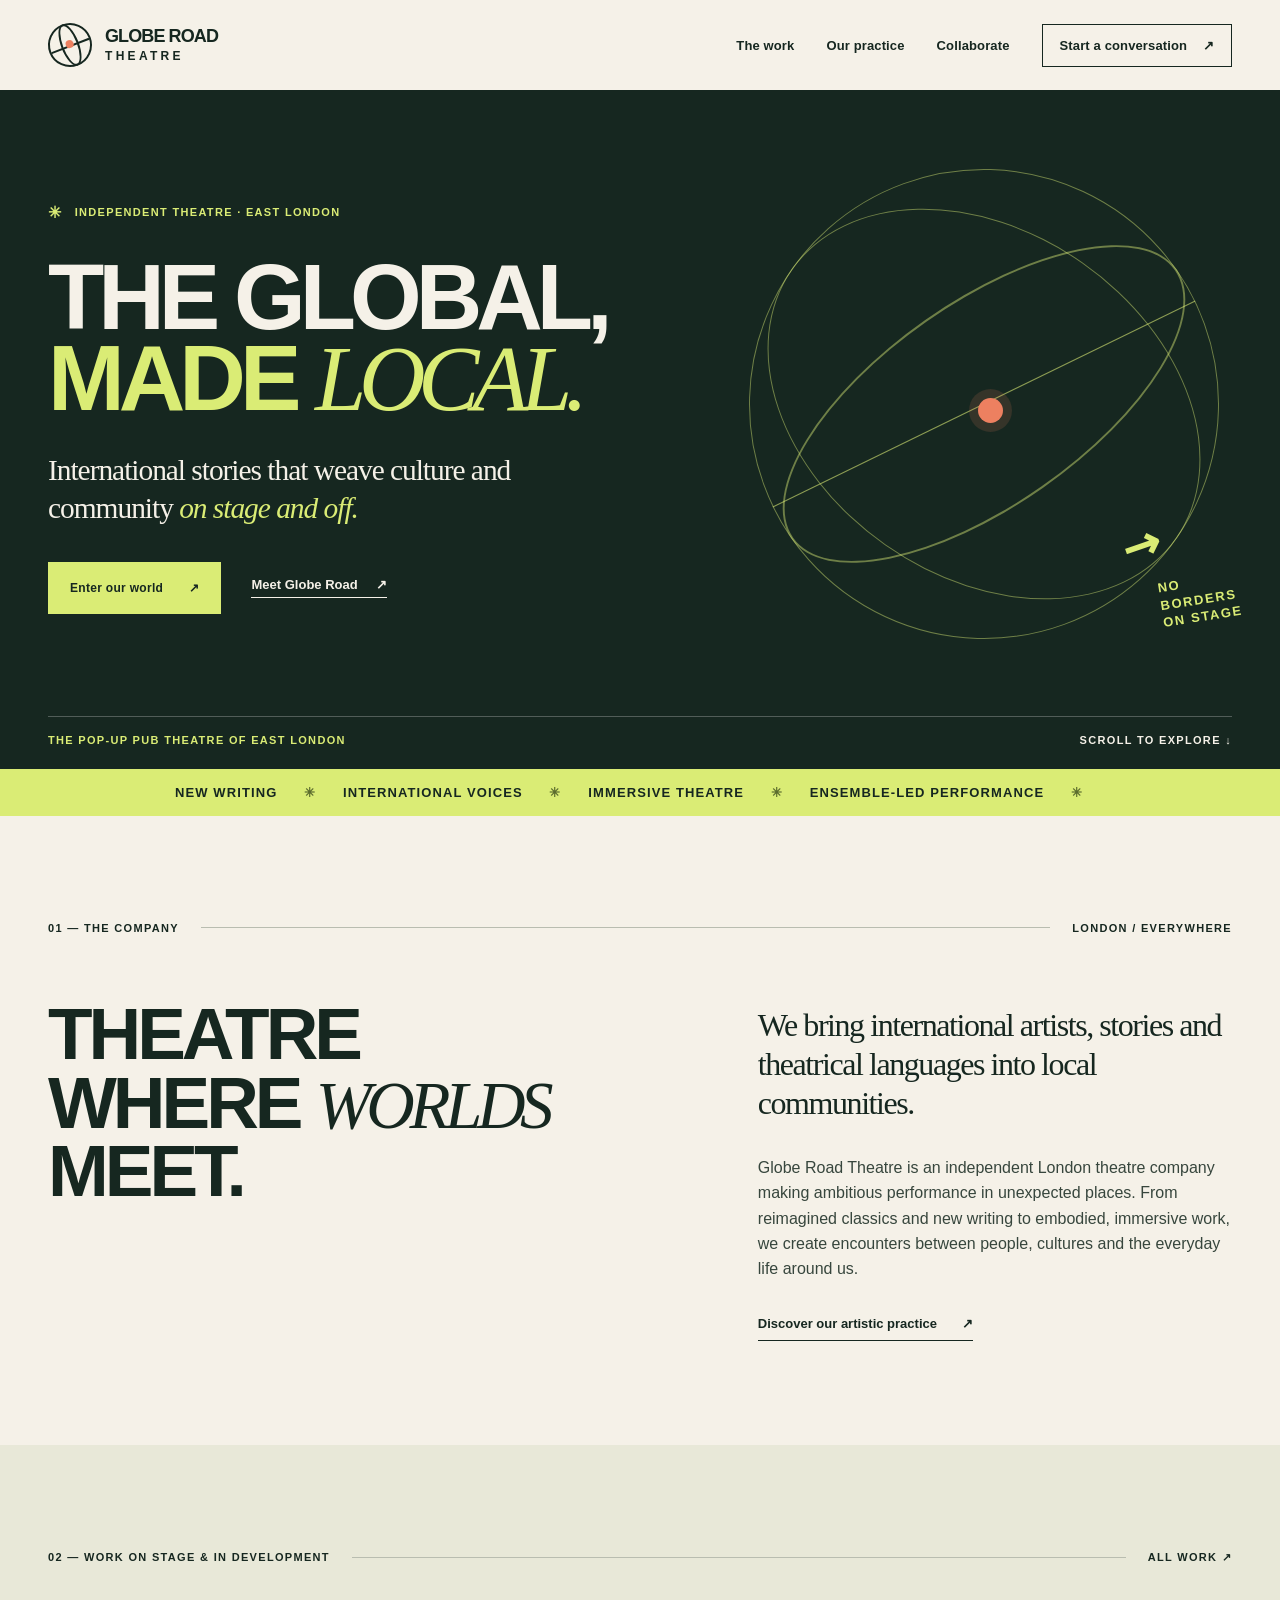
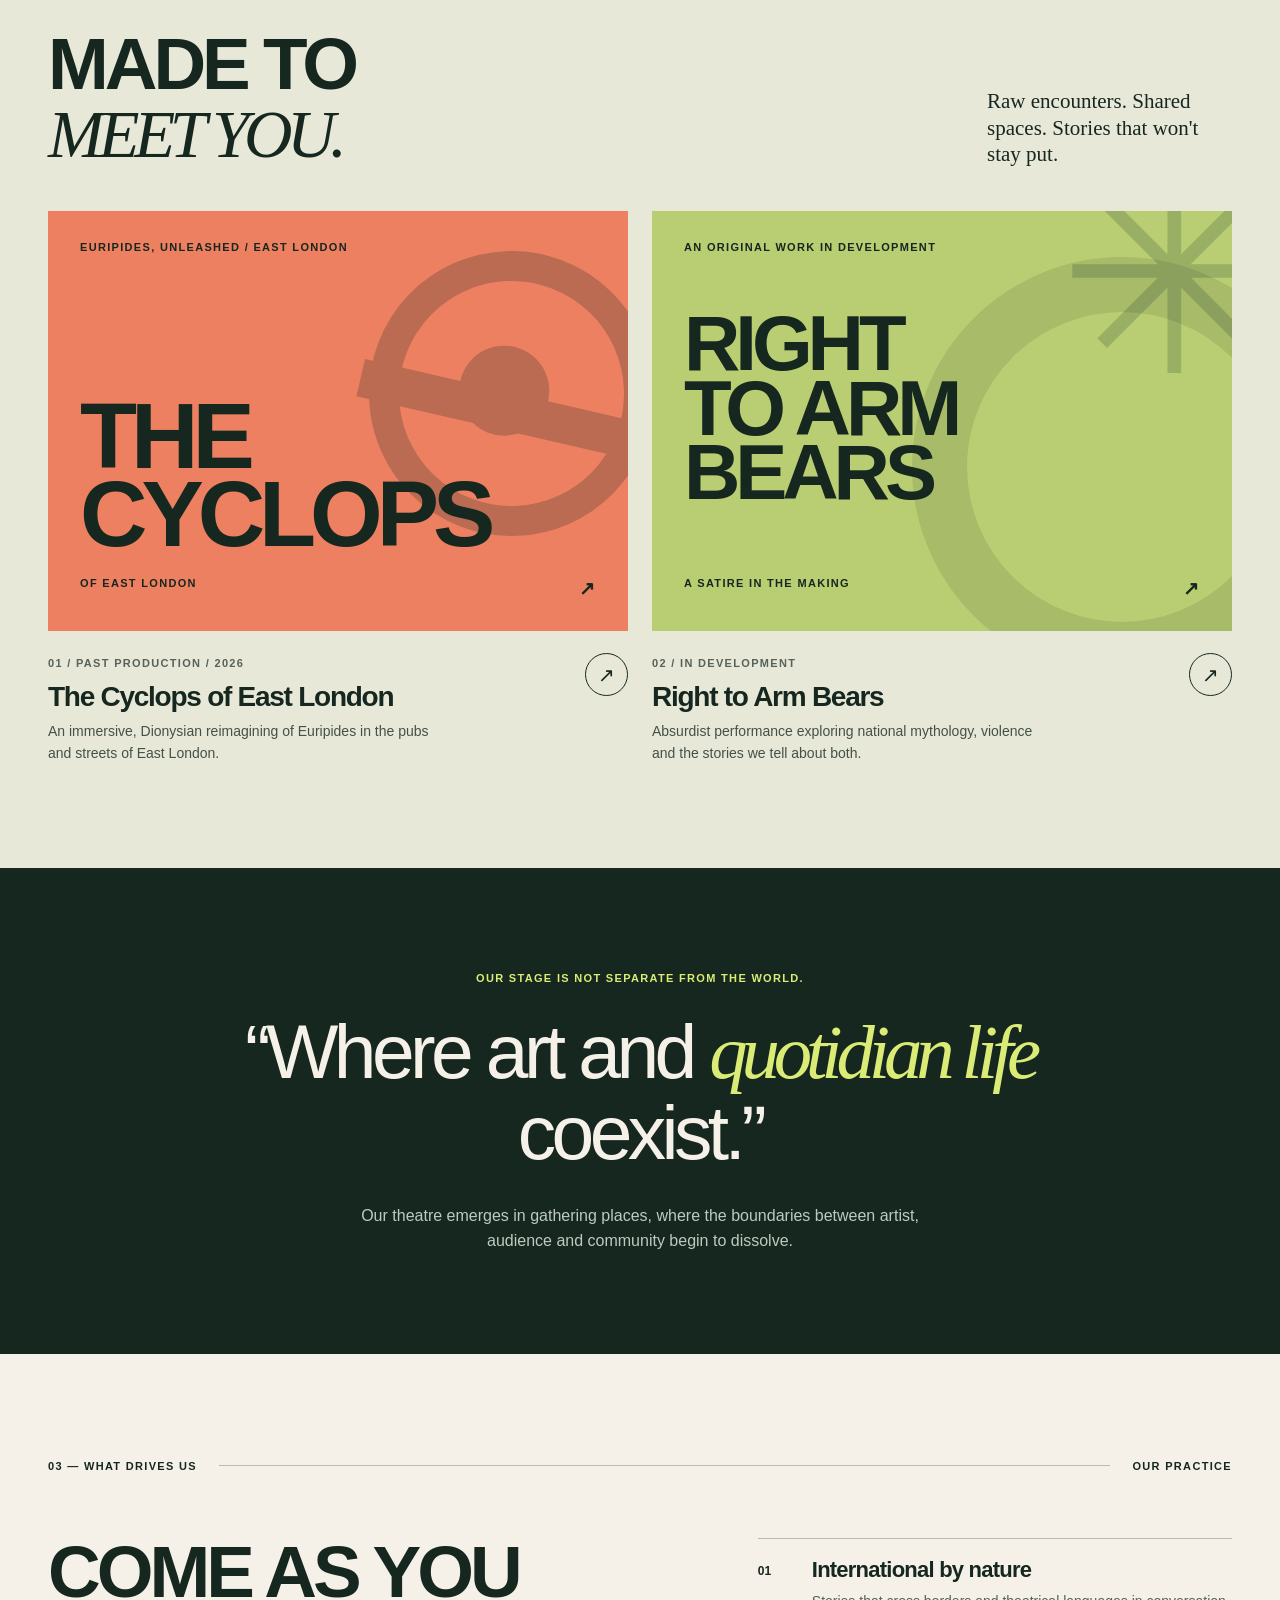
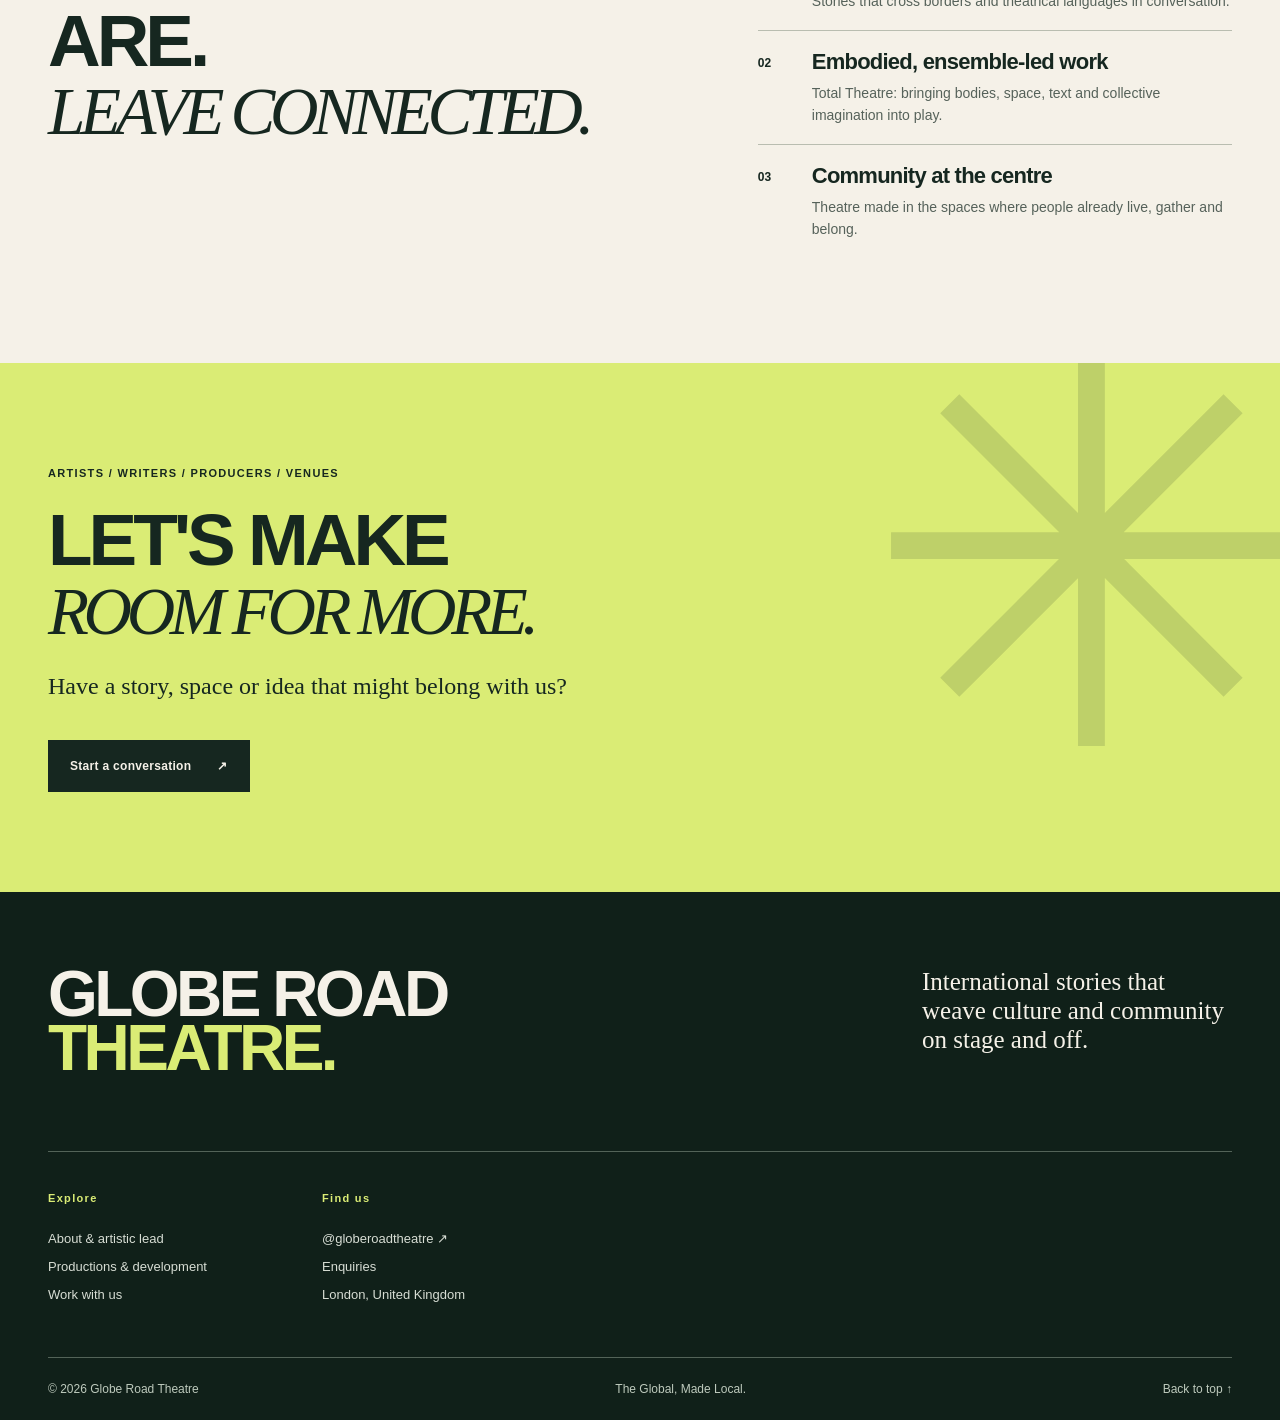
<file: index.html>
<!doctype html>
<html lang="en-GB"><head>
<meta charset="utf-8"><meta name="viewport" content="width=device-width,initial-scale=1">
<meta name="theme-color" content="#162720"><meta name="color-scheme" content="light">
<title>Globe Road Theatre | International &amp; Immersive Theatre in London</title><meta name="description" content="The Global, Made Local. Globe Road Theatre creates international stories that weave culture and community through new writing, immersive pub theatre and ensemble-led performance in London.">
<meta name="robots" content="index,follow,max-image-preview:large">
<meta property="og:type" content="website"><meta property="og:site_name" content="Globe Road Theatre">
<meta property="og:locale" content="en_GB"><meta property="og:title" content="Globe Road Theatre | International &amp; Immersive Theatre in London"><meta property="og:description" content="The Global, Made Local. Globe Road Theatre creates international stories that weave culture and community through new writing, immersive pub theatre and ensemble-led performance in London.">
<meta name="twitter:card" content="summary_large_image">
<link rel="icon" href="assets/favicon.svg" type="image/svg+xml"><link rel="apple-touch-icon" href="assets/apple-touch-icon.png"><link rel="manifest" href="site.webmanifest">
<link rel="stylesheet" href="styles.css">
<script type="application/ld+json">{"@context":"https://schema.org","@type":"PerformingGroup","name":"Globe Road Theatre","description":"A London-based independent theatre company bringing international stories into local communities through new writing, immersive theatre and ensemble-led performance.","areaServed":{"@type":"Place","name":"London, United Kingdom"},"sameAs":["https://www.instagram.com/globeroadtheatre/"]}</script>
</head><body id="top" class="home-page">
<a class="skip-link" href="#content">Skip to content</a>
<header class="site-header"><div class="container header-inner"><a class="brand" href="index.html" aria-label="Globe Road Theatre home"><span class="brand-symbol" aria-hidden="true"><span></span><span></span></span><span class="brand-text">GLOBE ROAD<span>THEATRE</span></span></a><button class="menu-toggle" type="button" aria-expanded="false" aria-controls="primary-nav"><span>MENU</span><span class="menu-lines" aria-hidden="true"><i></i><i></i></span></button><nav class="primary-nav" id="primary-nav" aria-label="Main navigation"><a href="productions.html">The work</a><a href="about.html">Our practice</a><a href="collaborate.html">Collaborate</a><a class="nav-contact" href="collaborate.html#contact">Start a conversation <span aria-hidden="true">↗</span></a></nav></div></header>
<main id="content">
<section class="hero-home"><div class="container hero-grid"><div class="hero-copy"><div class="eyebrow light"><span class="sparkle">✳</span> INDEPENDENT THEATRE · EAST LONDON</div><h1>THE GLOBAL,<br><span>MADE</span> <em>LOCAL.</em></h1><p class="hero-lede">International stories that weave culture and community <i>on stage and off.</i></p><div class="hero-buttons"><a class="button button-lime" href="productions.html">Enter our world <span>↗</span></a><a class="subtle-link light-link" href="about.html">Meet Globe Road <span>↗</span></a></div></div><div class="globe-scene" aria-label="Decorative illustration of crossing orbital lines forming a globe" role="img"><div class="scene-ring one"></div><div class="scene-ring two"></div><div class="scene-ring three"></div><div class="scene-ring four"></div><span class="scene-dot"></span><span class="scene-scratch">NO<br>BORDERS<br>ON STAGE<span class="scribble">↗</span></span></div></div><div class="container hero-foot"><span>THE POP-UP PUB THEATRE OF EAST LONDON</span><span>SCROLL TO EXPLORE <span aria-hidden="true">↓</span></span></div></section>
<div class="ticker" aria-label="New writing, international voices, immersive theatre, ensemble-led performance"><div>NEW WRITING <span>✳</span> INTERNATIONAL VOICES <span>✳</span> IMMERSIVE THEATRE <span>✳</span> ENSEMBLE-LED PERFORMANCE <span>✳</span></div></div>
<section class="home-intro section-space"><div class="container"><div class="section-label"><span>01 — THE COMPANY</span><span class="thin-rule"></span><span>LONDON / EVERYWHERE</span></div><div class="intro-grid"><h2>THEATRE<br>WHERE <em>WORLDS</em><br>MEET.</h2><div class="copy-column"><p class="large-copy">We bring international artists, stories and theatrical languages into local communities.</p><p>Globe Road Theatre is an independent London theatre company making ambitious performance in unexpected places. From reimagined classics and new writing to embodied, immersive work, we create encounters between people, cultures and the everyday life around us.</p><a class="arrow-link" href="about.html">Discover our artistic practice <span>↗</span></a></div></div></div></section>
<section class="feature-work section-space"><div class="container"><div class="section-label"><span>02 — WORK ON STAGE & IN DEVELOPMENT</span><span class="thin-rule"></span><a class="small-arrow" href="productions.html">ALL WORK ↗</a></div><div class="feature-heading"><h2>MADE TO<br><em>MEET YOU.</em></h2><p>Raw encounters. Shared spaces. Stories that won't stay put.</p></div><div class="project-layout"><a class="project-card" href="cyclops.html"><div class="artwork artwork-cyclops" aria-hidden="true"><div class="cyclops-eye"><span></span></div><div class="art-kicker">EURIPIDES, UNLEASHED / EAST LONDON</div><div class="art-type">THE<br>CYCLOPS</div><div class="art-baseline">OF EAST LONDON <span>↗</span></div></div><div class="project-caption"><div><span>01 / PAST PRODUCTION / 2026</span><h3>The Cyclops of East London</h3><p>An immersive, Dionysian reimagining of Euripides in the pubs and streets of East London.</p></div><span class="round-arrow" aria-hidden="true">↗</span></div></a><a class="project-card" href="right-to-arm-bears.html"><div class="artwork artwork-bears" aria-hidden="true"><div class="bear-asterisk">✳</div><div class="bear-round"></div><div class="art-kicker">AN ORIGINAL WORK IN DEVELOPMENT</div><div class="art-type">RIGHT<br>TO ARM<br>BEARS</div><div class="art-baseline">A SATIRE IN THE MAKING <span>↗</span></div></div><div class="project-caption"><div><span>02 / IN DEVELOPMENT</span><h3>Right to Arm Bears</h3><p>Absurdist performance exploring national mythology, violence and the stories we tell about both.</p></div><span class="round-arrow" aria-hidden="true">↗</span></div></a></div></div></section>
<section class="manifesto-band"><div class="container"><span class="manifesto-sup">OUR STAGE IS NOT SEPARATE FROM THE WORLD.</span><blockquote>“Where art and <em>quotidian life</em> coexist.”</blockquote><p>Our theatre emerges in gathering places, where the boundaries between artist, audience and community begin to dissolve.</p></div></section>
<section class="values-home section-space"><div class="container"><div class="section-label"><span>03 — WHAT DRIVES US</span><span class="thin-rule"></span><span>OUR PRACTICE</span></div><div class="values-grid"><h2>COME AS YOU ARE.<br><em>LEAVE CONNECTED.</em></h2><div class="value-stack"><div><b>01</b><h3>International by nature</h3><p>Stories that cross borders and theatrical languages in conversation.</p></div><div><b>02</b><h3>Embodied, ensemble-led work</h3><p>Total Theatre: bringing bodies, space, text and collective imagination into play.</p></div><div><b>03</b><h3>Community at the centre</h3><p>Theatre made in the spaces where people already live, gather and belong.</p></div></div></div></div></section>
<section class="collab-banner"><div class="container"><div class="collab-banner-copy"><span>ARTISTS / WRITERS / PRODUCERS / VENUES</span><h2>LET'S MAKE<br><em>ROOM FOR MORE.</em></h2><p>Have a story, space or idea that might belong with us?</p><a class="button button-dark" href="collaborate.html">Start a conversation <span>↗</span></a></div><div class="collab-mark" aria-hidden="true">✳</div></div></section>
</main>
<footer class="site-footer"><div class="container"><div class="footer-lead"><a class="footer-brand" href="index.html">GLOBE ROAD<br><span>THEATRE.</span></a><p>International stories that weave culture and community on stage and off.</p></div><div class="footer-links"><div><span>Explore</span><a href="about.html">About & artistic lead</a><a href="productions.html">Productions & development</a><a href="collaborate.html">Work with us</a></div><div><span>Find us</span><a href="https://www.instagram.com/globeroadtheatre/" target="_blank" rel="noopener noreferrer">@globeroadtheatre ↗</a><a href="collaborate.html#contact">Enquiries</a><small>London, United Kingdom</small></div></div><div class="footer-bottom"><small>© <span id="year">2026</span> Globe Road Theatre</small><small>The Global, Made Local.</small><a href="#top">Back to top ↑</a></div></div></footer>
<script src="script.js" defer></script>
</body></html>
</file>
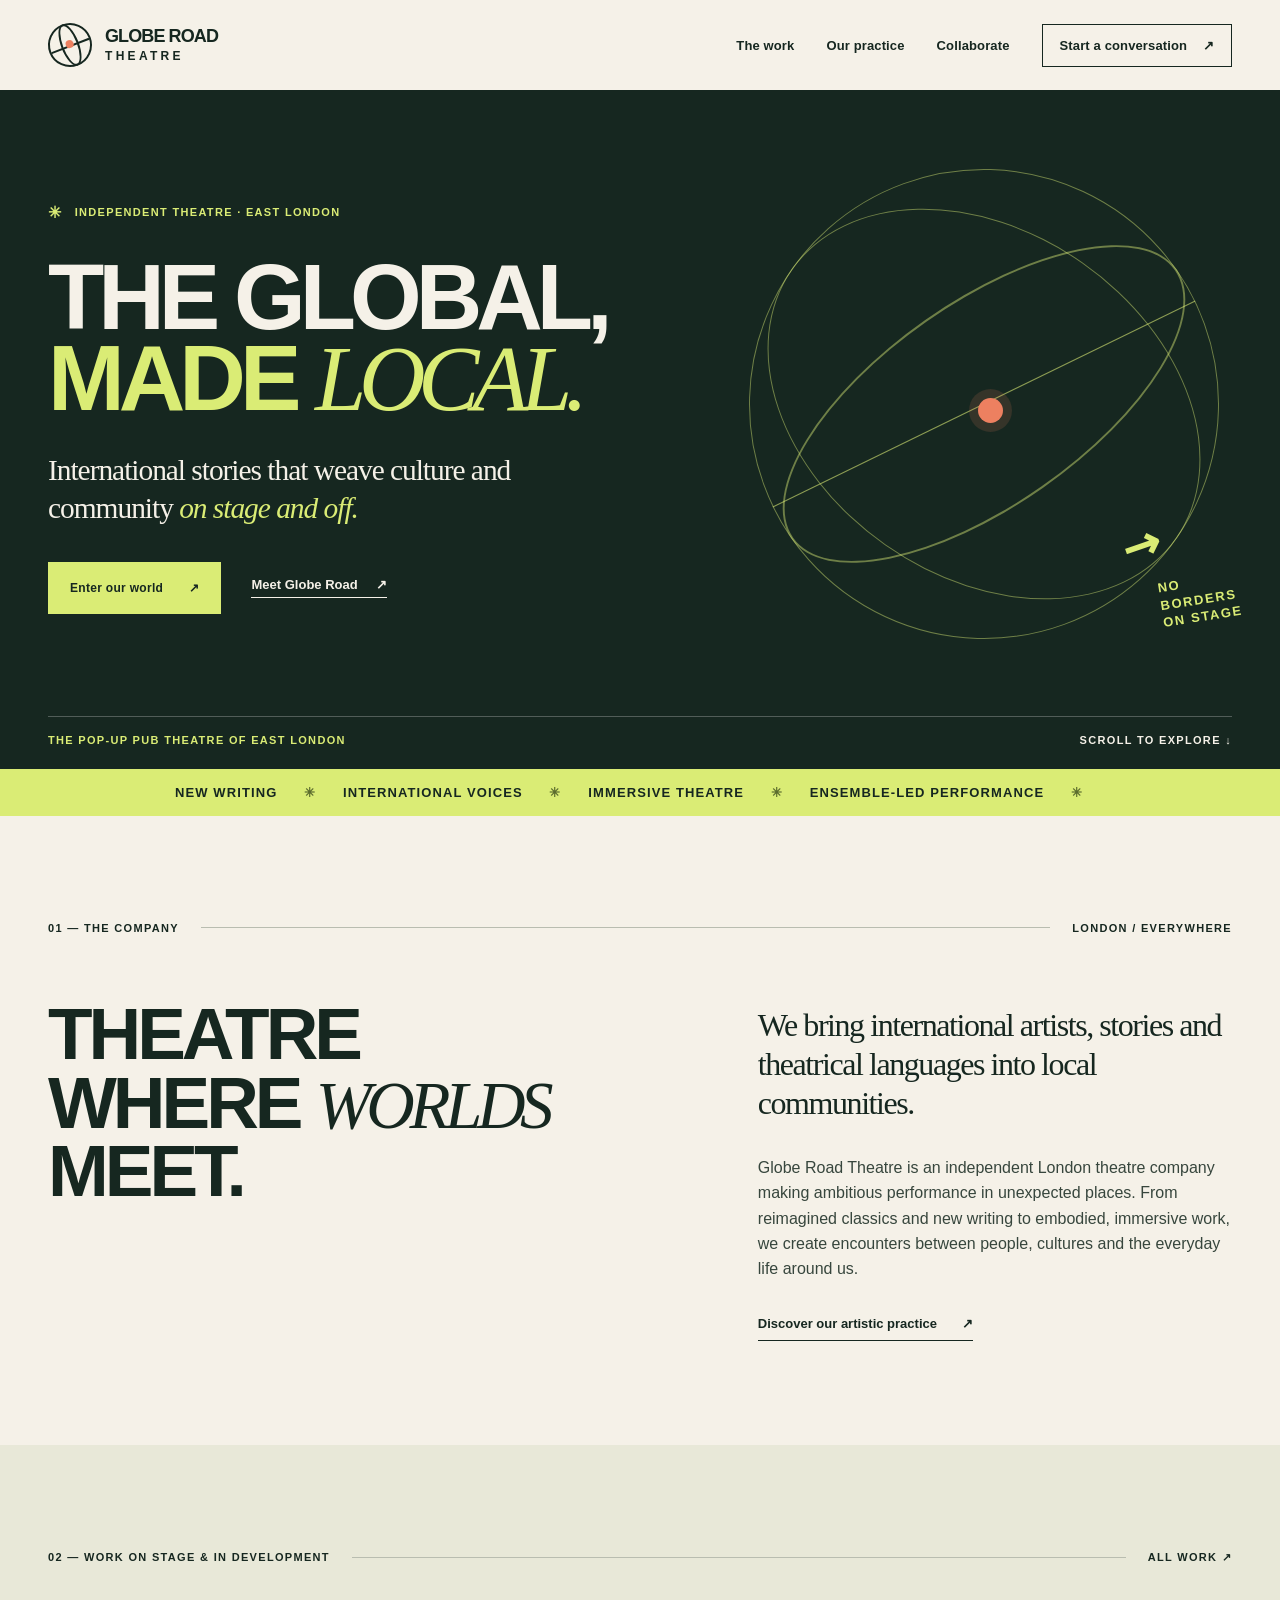
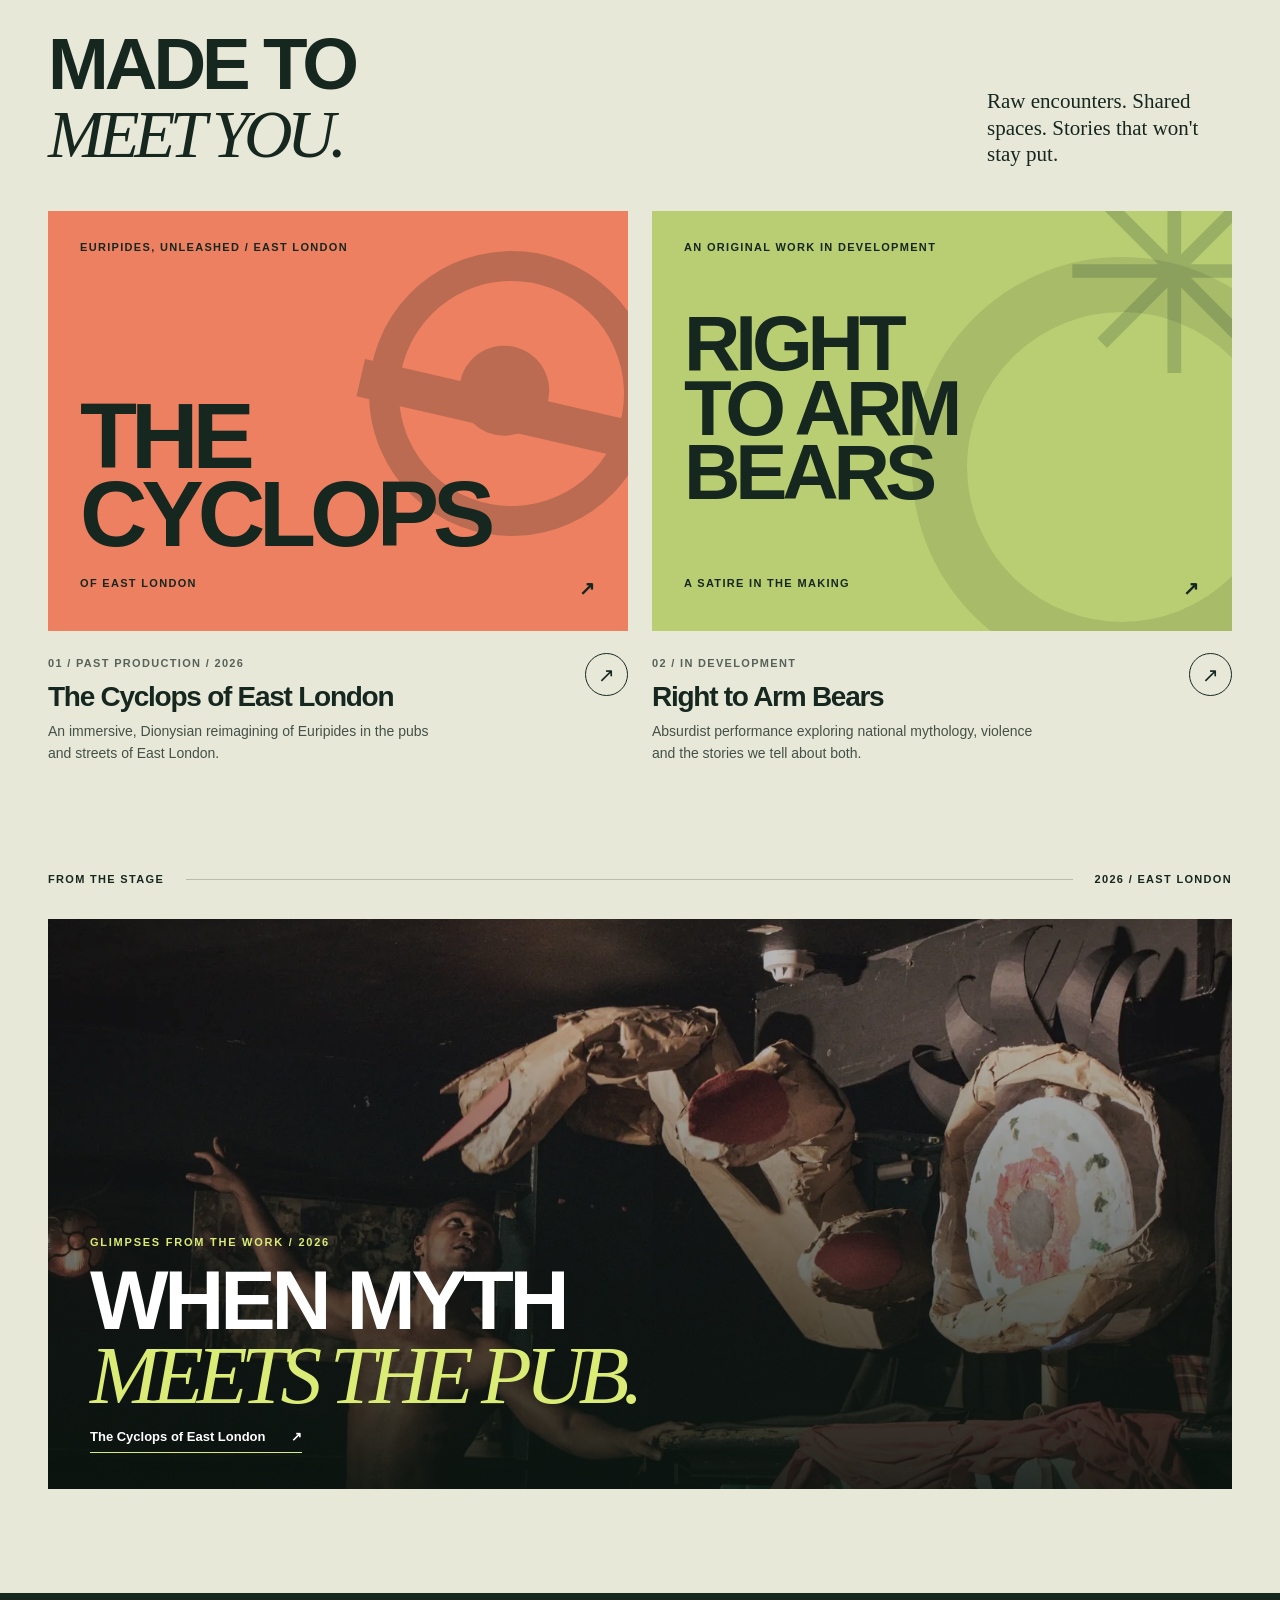
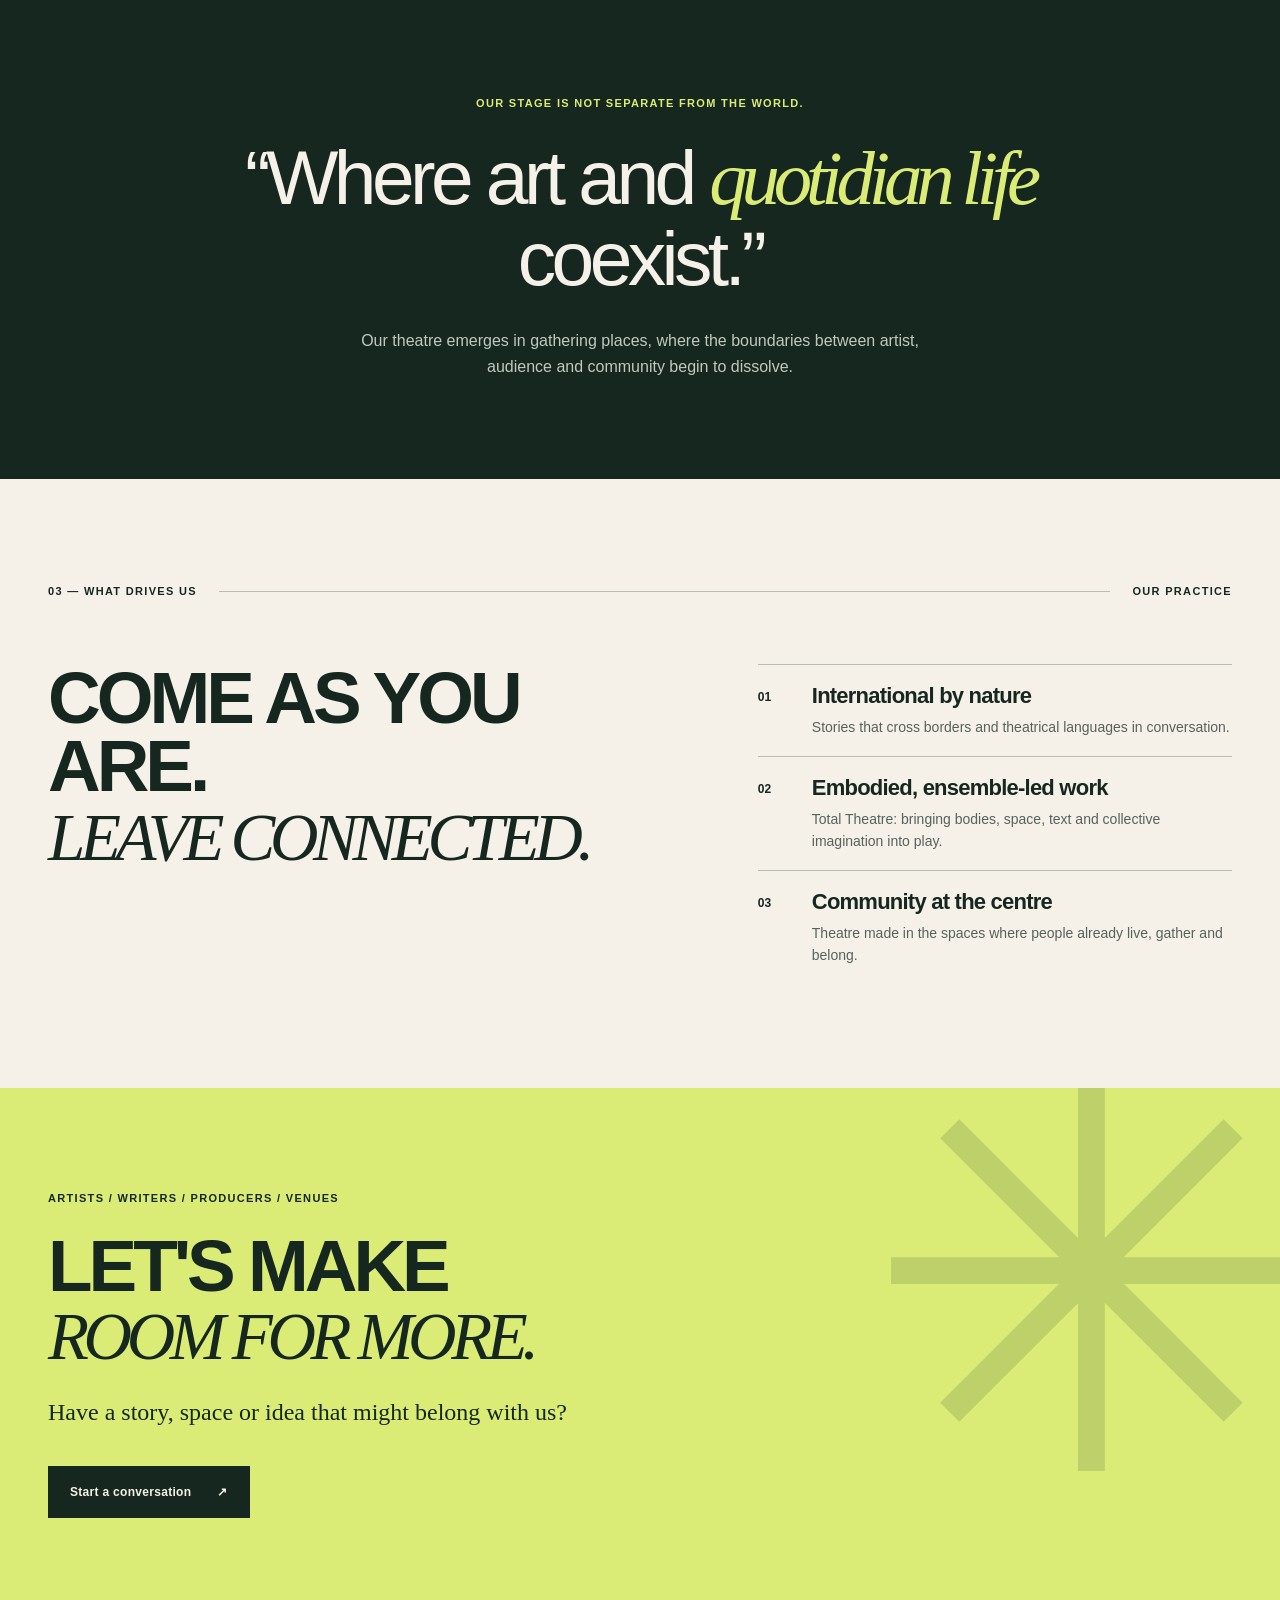
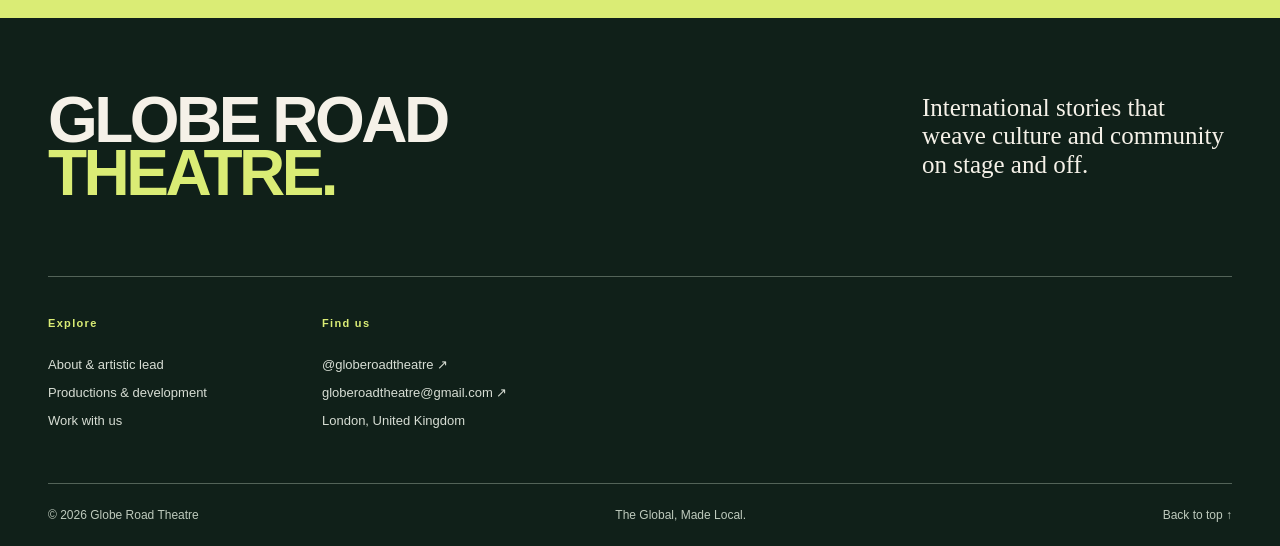
<file: globe-road-theatre-updated-email-photos/index.html>
<!DOCTYPE html>

<html lang="en-GB"><head>
<meta charset="utf-8"/><meta content="width=device-width,initial-scale=1" name="viewport"/>
<meta content="#162720" name="theme-color"/><meta content="light" name="color-scheme"/>
<title>Globe Road Theatre | International &amp; Immersive Theatre in London</title><meta content="The Global, Made Local. Globe Road Theatre creates international stories that weave culture and community through new writing, immersive pub theatre and ensemble-led performance in London." name="description"/>
<meta content="index,follow,max-image-preview:large" name="robots"/>
<meta content="website" property="og:type"/><meta content="Globe Road Theatre" property="og:site_name"/>
<meta content="en_GB" property="og:locale"/><meta content="Globe Road Theatre | International &amp; Immersive Theatre in London" property="og:title"/><meta content="The Global, Made Local. Globe Road Theatre creates international stories that weave culture and community through new writing, immersive pub theatre and ensemble-led performance in London." property="og:description"/>
<meta content="summary_large_image" name="twitter:card"/>
<link href="assets/favicon.svg" rel="icon" type="image/svg+xml"/><link href="assets/apple-touch-icon.png" rel="apple-touch-icon"/><link href="site.webmanifest" rel="manifest"/>
<link href="styles.css" rel="stylesheet"/>
<script type="application/ld+json">{"@context":"https://schema.org","@type":"PerformingGroup","name":"Globe Road Theatre","description":"A London-based independent theatre company bringing international stories into local communities through new writing, immersive theatre and ensemble-led performance.","areaServed":{"@type":"Place","name":"London, United Kingdom"},"email":"globeroadtheatre@gmail.com","sameAs":["https://www.instagram.com/globeroadtheatre/"]}</script>
<!-- SITE-URL-METADATA:START -->
<link href="https://globeroadtheatre.github.io/" rel="canonical"/>
<meta content="https://globeroadtheatre.github.io/" property="og:url"/>
<meta content="https://globeroadtheatre.github.io/assets/social-preview.png" property="og:image"/>
<meta content="1200" property="og:image:width"/>
<meta content="630" property="og:image:height"/>
<meta content="Globe Road Theatre — The Global, Made Local" property="og:image:alt"/>
<meta content="https://globeroadtheatre.github.io/assets/social-preview.png" name="twitter:image"/>
<!-- SITE-URL-METADATA:END -->
</head><body class="home-page" id="top">
<a class="skip-link" href="#content">Skip to content</a>
<header class="site-header"><div class="container header-inner"><a aria-label="Globe Road Theatre home" class="brand" href="index.html"><span aria-hidden="true" class="brand-symbol"><span></span><span></span></span><span class="brand-text">GLOBE ROAD<span>THEATRE</span></span></a><button aria-controls="primary-nav" aria-expanded="false" class="menu-toggle" type="button"><span>MENU</span><span aria-hidden="true" class="menu-lines"><i></i><i></i></span></button><nav aria-label="Main navigation" class="primary-nav" id="primary-nav"><a href="productions.html">The work</a><a href="about.html">Our practice</a><a href="collaborate.html">Collaborate</a><a class="nav-contact" href="collaborate.html#contact">Start a conversation <span aria-hidden="true">↗</span></a></nav></div></header>
<main id="content">
<section class="hero-home"><div class="container hero-grid"><div class="hero-copy"><div class="eyebrow light"><span class="sparkle">✳</span> INDEPENDENT THEATRE · EAST LONDON</div><h1>THE GLOBAL,<br/><span>MADE</span> <em>LOCAL.</em></h1><p class="hero-lede">International stories that weave culture and community <i>on stage and off.</i></p><div class="hero-buttons"><a class="button button-lime" href="productions.html">Enter our world <span>↗</span></a><a class="subtle-link light-link" href="about.html">Meet Globe Road <span>↗</span></a></div></div><div aria-label="Decorative illustration of crossing orbital lines forming a globe" class="globe-scene" role="img"><div class="scene-ring one"></div><div class="scene-ring two"></div><div class="scene-ring three"></div><div class="scene-ring four"></div><span class="scene-dot"></span><span class="scene-scratch">NO<br/>BORDERS<br/>ON STAGE<span class="scribble">↗</span></span></div></div><div class="container hero-foot"><span>THE POP-UP PUB THEATRE OF EAST LONDON</span><span>SCROLL TO EXPLORE <span aria-hidden="true">↓</span></span></div></section>
<div aria-label="New writing, international voices, immersive theatre, ensemble-led performance" class="ticker"><div>NEW WRITING <span>✳</span> INTERNATIONAL VOICES <span>✳</span> IMMERSIVE THEATRE <span>✳</span> ENSEMBLE-LED PERFORMANCE <span>✳</span></div></div>
<section class="home-intro section-space"><div class="container"><div class="section-label"><span>01 — THE COMPANY</span><span class="thin-rule"></span><span>LONDON / EVERYWHERE</span></div><div class="intro-grid"><h2>THEATRE<br/>WHERE <em>WORLDS</em><br/>MEET.</h2><div class="copy-column"><p class="large-copy">We bring international artists, stories and theatrical languages into local communities.</p><p>Globe Road Theatre is an independent London theatre company making ambitious performance in unexpected places. From reimagined classics and new writing to embodied, immersive work, we create encounters between people, cultures and the everyday life around us.</p><a class="arrow-link" href="about.html">Discover our artistic practice <span>↗</span></a></div></div></div></section>
<section class="feature-work section-space"><div class="container"><div class="section-label"><span>02 — WORK ON STAGE &amp; IN DEVELOPMENT</span><span class="thin-rule"></span><a class="small-arrow" href="productions.html">ALL WORK ↗</a></div><div class="feature-heading"><h2>MADE TO<br/><em>MEET YOU.</em></h2><p>Raw encounters. Shared spaces. Stories that won't stay put.</p></div><div class="project-layout"><a class="project-card" href="cyclops.html"><div aria-hidden="true" class="artwork artwork-cyclops"><div class="cyclops-eye"><span></span></div><div class="art-kicker">EURIPIDES, UNLEASHED / EAST LONDON</div><div class="art-type">THE<br/>CYCLOPS</div><div class="art-baseline">OF EAST LONDON <span>↗</span></div></div><div class="project-caption"><div><span>01 / PAST PRODUCTION / 2026</span><h3>The Cyclops of East London</h3><p>An immersive, Dionysian reimagining of Euripides in the pubs and streets of East London.</p></div><span aria-hidden="true" class="round-arrow">↗</span></div></a><a class="project-card" href="right-to-arm-bears.html"><div aria-hidden="true" class="artwork artwork-bears"><div class="bear-asterisk">✳</div><div class="bear-round"></div><div class="art-kicker">AN ORIGINAL WORK IN DEVELOPMENT</div><div class="art-type">RIGHT<br/>TO ARM<br/>BEARS</div><div class="art-baseline">A SATIRE IN THE MAKING <span>↗</span></div></div><div class="project-caption"><div><span>02 / IN DEVELOPMENT</span><h3>Right to Arm Bears</h3><p>Absurdist performance exploring national mythology, violence and the stories we tell about both.</p></div><span aria-hidden="true" class="round-arrow">↗</span></div></a></div></div></section>
<section aria-label="Production photography from The Cyclops of East London" class="documentary-feature"><div class="container"><div class="section-label"><span>FROM THE STAGE</span><span class="thin-rule"></span><span>2026 / EAST LONDON</span></div><a class="documentary-photo" href="cyclops.html"><img alt="A performer gestures towards an enormous handmade one-eyed Cyclops puppet in the intimate Off Broadway Bar." decoding="async" height="1013" loading="lazy" src="assets/cyclops-puppet-and-performer.webp" width="1520"/><div class="documentary-overlay"><span>GLIMPSES FROM THE WORK / 2026</span><h2>WHEN MYTH<br/><em>MEETS THE PUB.</em></h2><span class="documentary-action">The Cyclops of East London <span aria-hidden="true">↗</span></span></div></a></div></section>
<section class="manifesto-band"><div class="container"><span class="manifesto-sup">OUR STAGE IS NOT SEPARATE FROM THE WORLD.</span><blockquote>“Where art and <em>quotidian life</em> coexist.”</blockquote><p>Our theatre emerges in gathering places, where the boundaries between artist, audience and community begin to dissolve.</p></div></section>
<section class="values-home section-space"><div class="container"><div class="section-label"><span>03 — WHAT DRIVES US</span><span class="thin-rule"></span><span>OUR PRACTICE</span></div><div class="values-grid"><h2>COME AS YOU ARE.<br/><em>LEAVE CONNECTED.</em></h2><div class="value-stack"><div><b>01</b><h3>International by nature</h3><p>Stories that cross borders and theatrical languages in conversation.</p></div><div><b>02</b><h3>Embodied, ensemble-led work</h3><p>Total Theatre: bringing bodies, space, text and collective imagination into play.</p></div><div><b>03</b><h3>Community at the centre</h3><p>Theatre made in the spaces where people already live, gather and belong.</p></div></div></div></div></section>
<section class="collab-banner"><div class="container"><div class="collab-banner-copy"><span>ARTISTS / WRITERS / PRODUCERS / VENUES</span><h2>LET'S MAKE<br/><em>ROOM FOR MORE.</em></h2><p>Have a story, space or idea that might belong with us?</p><a class="button button-dark" href="collaborate.html">Start a conversation <span>↗</span></a></div><div aria-hidden="true" class="collab-mark">✳</div></div></section>
</main>
<footer class="site-footer"><div class="container"><div class="footer-lead"><a class="footer-brand" href="index.html">GLOBE ROAD<br/><span>THEATRE.</span></a><p>International stories that weave culture and community on stage and off.</p></div><div class="footer-links"><div><span>Explore</span><a href="about.html">About &amp; artistic lead</a><a href="productions.html">Productions &amp; development</a><a href="collaborate.html">Work with us</a></div><div><span>Find us</span><a href="https://www.instagram.com/globeroadtheatre/" rel="noopener noreferrer" target="_blank">@globeroadtheatre ↗</a><a href="mailto:globeroadtheatre@gmail.com">globeroadtheatre@gmail.com ↗</a><small>London, United Kingdom</small></div></div><div class="footer-bottom"><small>© <span id="year">2026</span> Globe Road Theatre</small><small>The Global, Made Local.</small><a href="#top">Back to top ↑</a></div></div></footer>
<script defer="" src="script.js"></script>
</body></html>
</file>
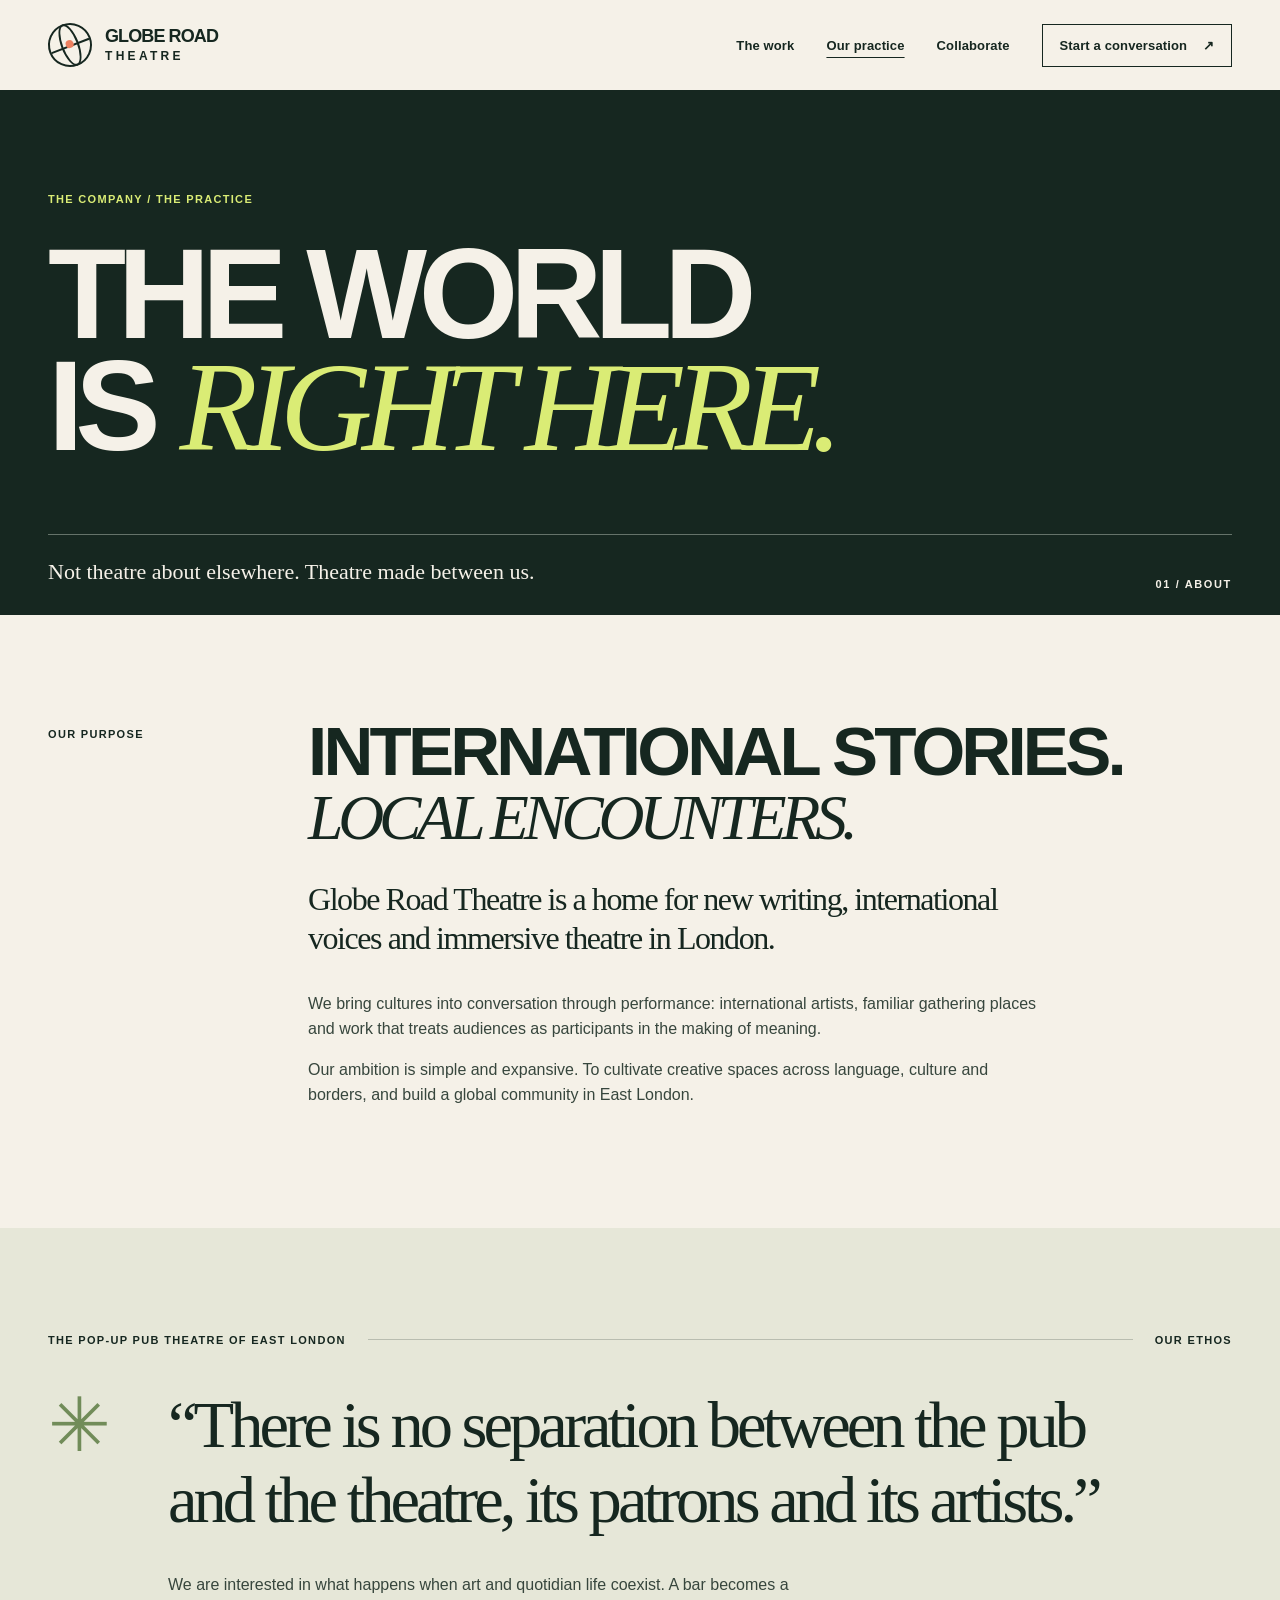
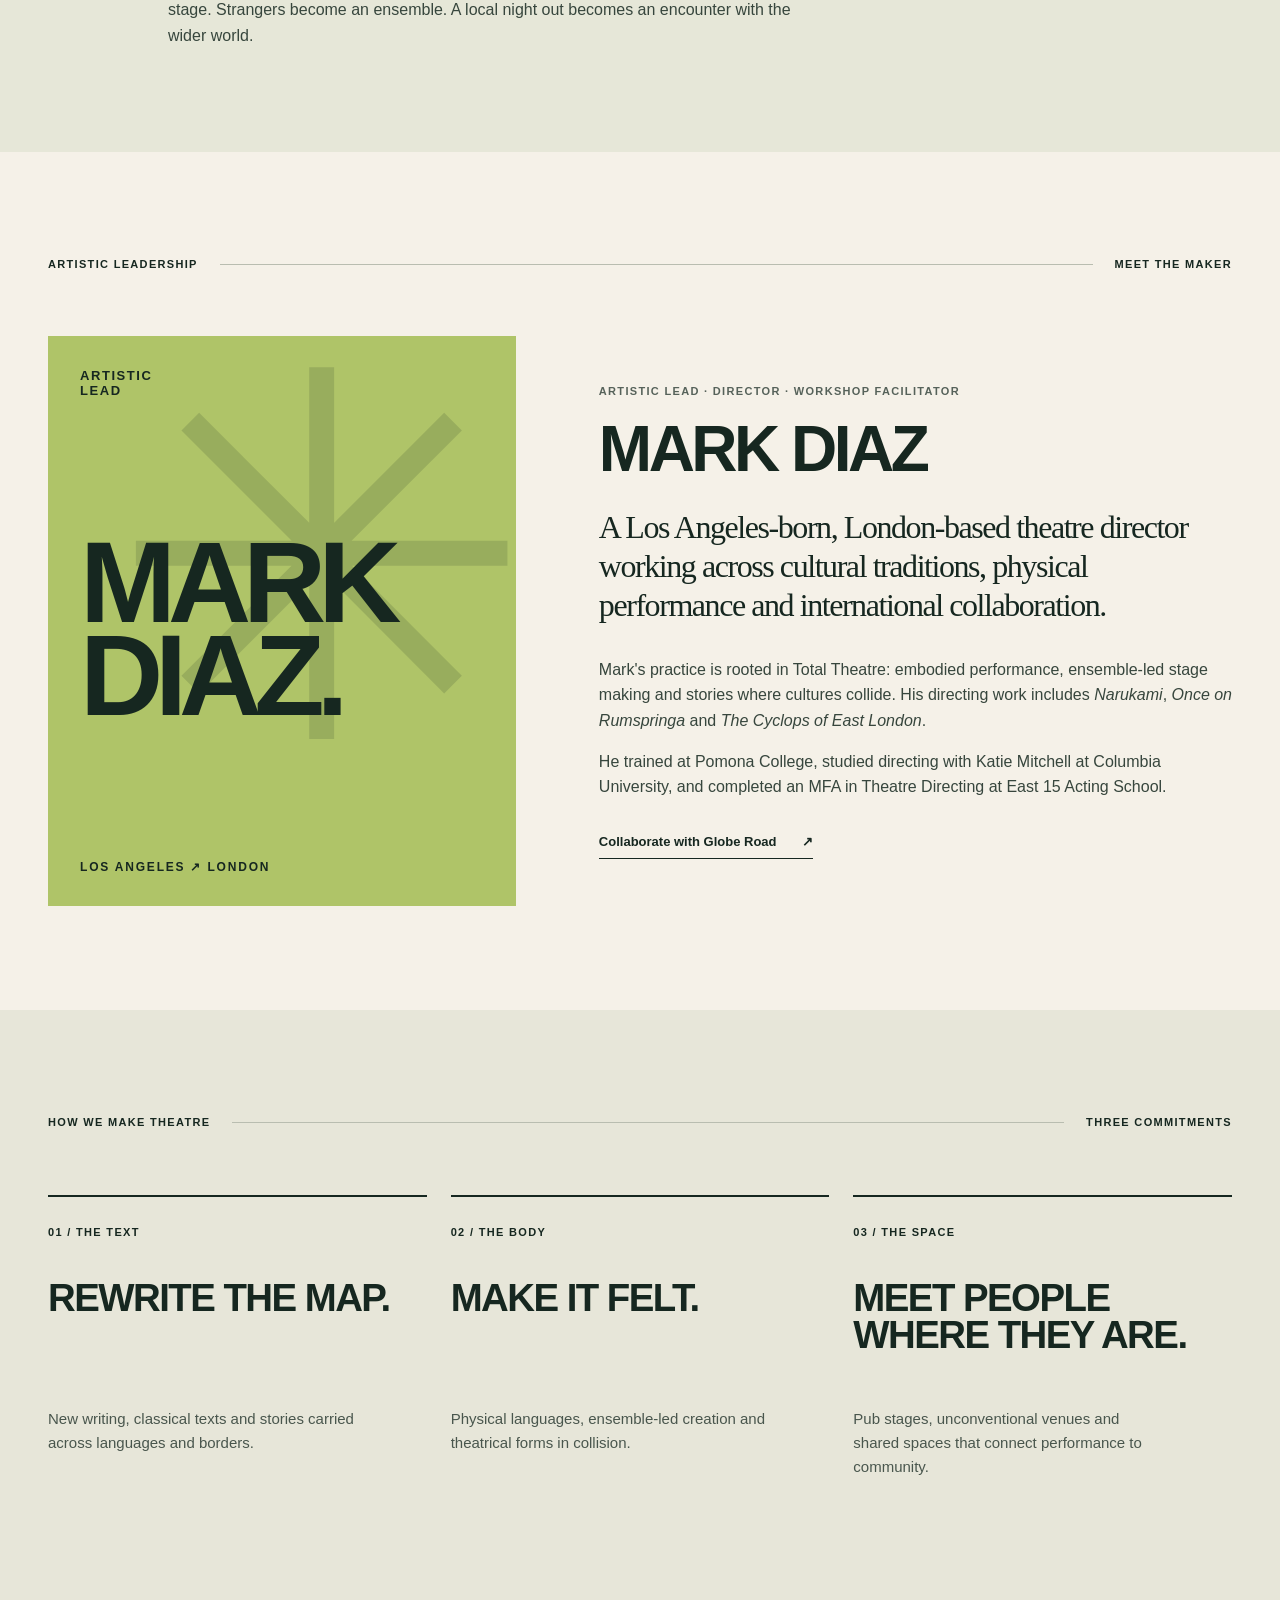
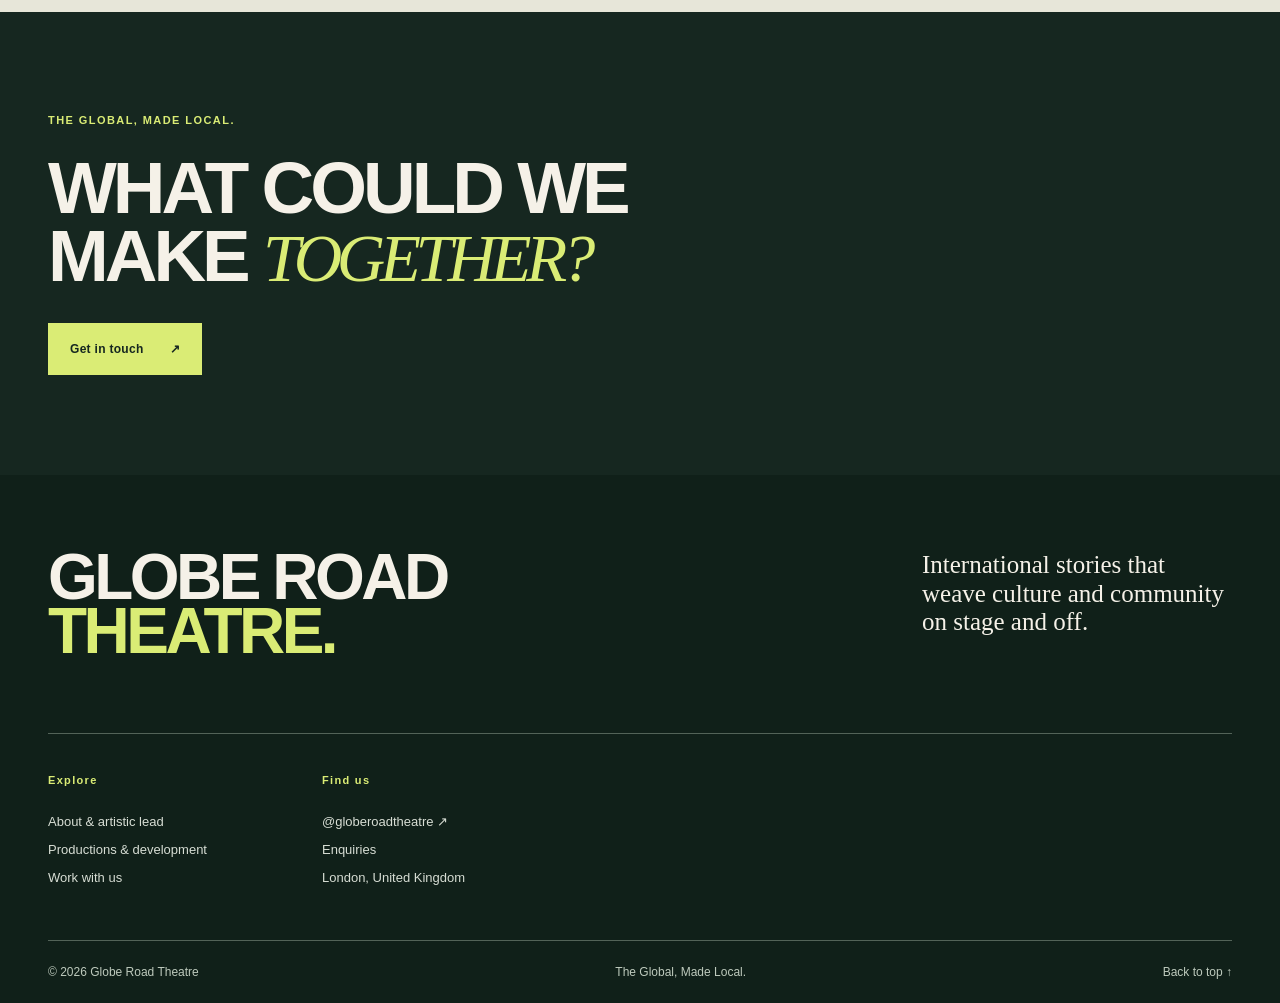
<file: about.html>
<!doctype html>
<html lang="en-GB"><head>
<meta charset="utf-8"><meta name="viewport" content="width=device-width,initial-scale=1">
<meta name="theme-color" content="#162720"><meta name="color-scheme" content="light">
<title>About Globe Road Theatre | Artistic Vision &amp; Mark Diaz</title><meta name="description" content="Meet Globe Road Theatre, London&#x27;s pop-up pub theatre for international voices, new writing and embodied performance. Discover our mission and artistic lead Mark Diaz.">
<meta name="robots" content="index,follow,max-image-preview:large">
<meta property="og:type" content="website"><meta property="og:site_name" content="Globe Road Theatre">
<meta property="og:locale" content="en_GB"><meta property="og:title" content="About Globe Road Theatre | Artistic Vision &amp; Mark Diaz"><meta property="og:description" content="Meet Globe Road Theatre, London&#x27;s pop-up pub theatre for international voices, new writing and embodied performance. Discover our mission and artistic lead Mark Diaz.">
<meta name="twitter:card" content="summary_large_image">
<link rel="icon" href="assets/favicon.svg" type="image/svg+xml"><link rel="apple-touch-icon" href="assets/apple-touch-icon.png"><link rel="manifest" href="site.webmanifest">
<link rel="stylesheet" href="styles.css">
<script type="application/ld+json">{"@context":"https://schema.org","@type":"PerformingGroup","name":"Globe Road Theatre","description":"A London-based independent theatre company bringing international stories into local communities through new writing, immersive theatre and ensemble-led performance.","areaServed":{"@type":"Place","name":"London, United Kingdom"},"sameAs":["https://www.instagram.com/globeroadtheatre/"]}</script>
</head><body id="top" class="">
<a class="skip-link" href="#content">Skip to content</a>
<header class="site-header"><div class="container header-inner"><a class="brand" href="index.html" aria-label="Globe Road Theatre home"><span class="brand-symbol" aria-hidden="true"><span></span><span></span></span><span class="brand-text">GLOBE ROAD<span>THEATRE</span></span></a><button class="menu-toggle" type="button" aria-expanded="false" aria-controls="primary-nav"><span>MENU</span><span class="menu-lines" aria-hidden="true"><i></i><i></i></span></button><nav class="primary-nav" id="primary-nav" aria-label="Main navigation"><a href="productions.html">The work</a><a href="about.html" aria-current="page">Our practice</a><a href="collaborate.html">Collaborate</a><a class="nav-contact" href="collaborate.html#contact">Start a conversation <span aria-hidden="true">↗</span></a></nav></div></header>
<main id="content"><section class="page-hero"><div class="container"><div class="eyebrow">THE COMPANY / THE PRACTICE</div><h1>THE WORLD<br>IS <em>RIGHT HERE.</em></h1><div class="page-hero-bottom"><p>Not theatre about elsewhere. Theatre made between us.</p><span>01 / ABOUT</span></div></div></section>
<section class="editorial section-space"><div class="container editorial-grid"><div class="section-label vertical"><span>OUR PURPOSE</span></div><div><h2>INTERNATIONAL STORIES.<br><em>LOCAL ENCOUNTERS.</em></h2><p class="large-copy">Globe Road Theatre is a home for new writing, international voices and immersive theatre in London.</p><p>We bring cultures into conversation through performance: international artists, familiar gathering places and work that treats audiences as participants in the making of meaning.</p><p>Our ambition is simple and expansive. To cultivate creative spaces across language, culture and borders, and build a global community in East London.</p></div></div></section>
<section class="belief-section section-space"><div class="container"><div class="section-label"><span>THE POP-UP PUB THEATRE OF EAST LONDON</span><span class="thin-rule"></span><span>OUR ETHOS</span></div><div class="quote-layout"><span aria-hidden="true" class="quote-star">✳</span><blockquote>“There is no separation between the pub and the theatre, its patrons and its artists.”</blockquote></div><p>We are interested in what happens when art and quotidian life coexist. A bar becomes a stage. Strangers become an ensemble. A local night out becomes an encounter with the wider world.</p></div></section>
<section class="artist-section section-space"><div class="container"><div class="section-label"><span>ARTISTIC LEADERSHIP</span><span class="thin-rule"></span><span>MEET THE MAKER</span></div><div class="artist-grid"><div class="artist-poster" aria-label="Editorial typographic artwork marking Globe Road Theatre's artistic leadership"><span>ARTISTIC<br>LEAD</span><strong>MARK<br>DIAZ.</strong><small>LOS ANGELES ↗ LONDON</small></div><div class="artist-bio"><div class="eyebrow">ARTISTIC LEAD · DIRECTOR · WORKSHOP FACILITATOR</div><h2>MARK DIAZ</h2><p class="large-copy">A Los Angeles-born, London-based theatre director working across cultural traditions, physical performance and international collaboration.</p><p>Mark's practice is rooted in Total Theatre: embodied performance, ensemble-led stage making and stories where cultures collide. His directing work includes <i>Narukami</i>, <i>Once on Rumspringa</i> and <i>The Cyclops of East London</i>.</p><p>He trained at Pomona College, studied directing with Katie Mitchell at Columbia University, and completed an MFA in Theatre Directing at East 15 Acting School.</p><a class="arrow-link" href="collaborate.html">Collaborate with Globe Road <span>↗</span></a></div></div></div></section>
<section class="practice-block section-space"><div class="container"><div class="section-label"><span>HOW WE MAKE THEATRE</span><span class="thin-rule"></span><span>THREE COMMITMENTS</span></div><div class="three-columns"><article><span>01 / THE TEXT</span><h3>REWRITE THE MAP.</h3><p>New writing, classical texts and stories carried across languages and borders.</p></article><article><span>02 / THE BODY</span><h3>MAKE IT FELT.</h3><p>Physical languages, ensemble-led creation and theatrical forms in collision.</p></article><article><span>03 / THE SPACE</span><h3>MEET PEOPLE WHERE THEY ARE.</h3><p>Pub stages, unconventional venues and shared spaces that connect performance to community.</p></article></div></div></section>
<section class="simple-cta"><div class="container"><p>THE GLOBAL, MADE LOCAL.</p><h2>WHAT COULD WE<br>MAKE <em>TOGETHER?</em></h2><a class="button button-lime" href="collaborate.html">Get in touch <span>↗</span></a></div></section></main>
<footer class="site-footer"><div class="container"><div class="footer-lead"><a class="footer-brand" href="index.html">GLOBE ROAD<br><span>THEATRE.</span></a><p>International stories that weave culture and community on stage and off.</p></div><div class="footer-links"><div><span>Explore</span><a href="about.html">About & artistic lead</a><a href="productions.html">Productions & development</a><a href="collaborate.html">Work with us</a></div><div><span>Find us</span><a href="https://www.instagram.com/globeroadtheatre/" target="_blank" rel="noopener noreferrer">@globeroadtheatre ↗</a><a href="collaborate.html#contact">Enquiries</a><small>London, United Kingdom</small></div></div><div class="footer-bottom"><small>© <span id="year">2026</span> Globe Road Theatre</small><small>The Global, Made Local.</small><a href="#top">Back to top ↑</a></div></div></footer>
<script src="script.js" defer></script>
</body></html>
</file>
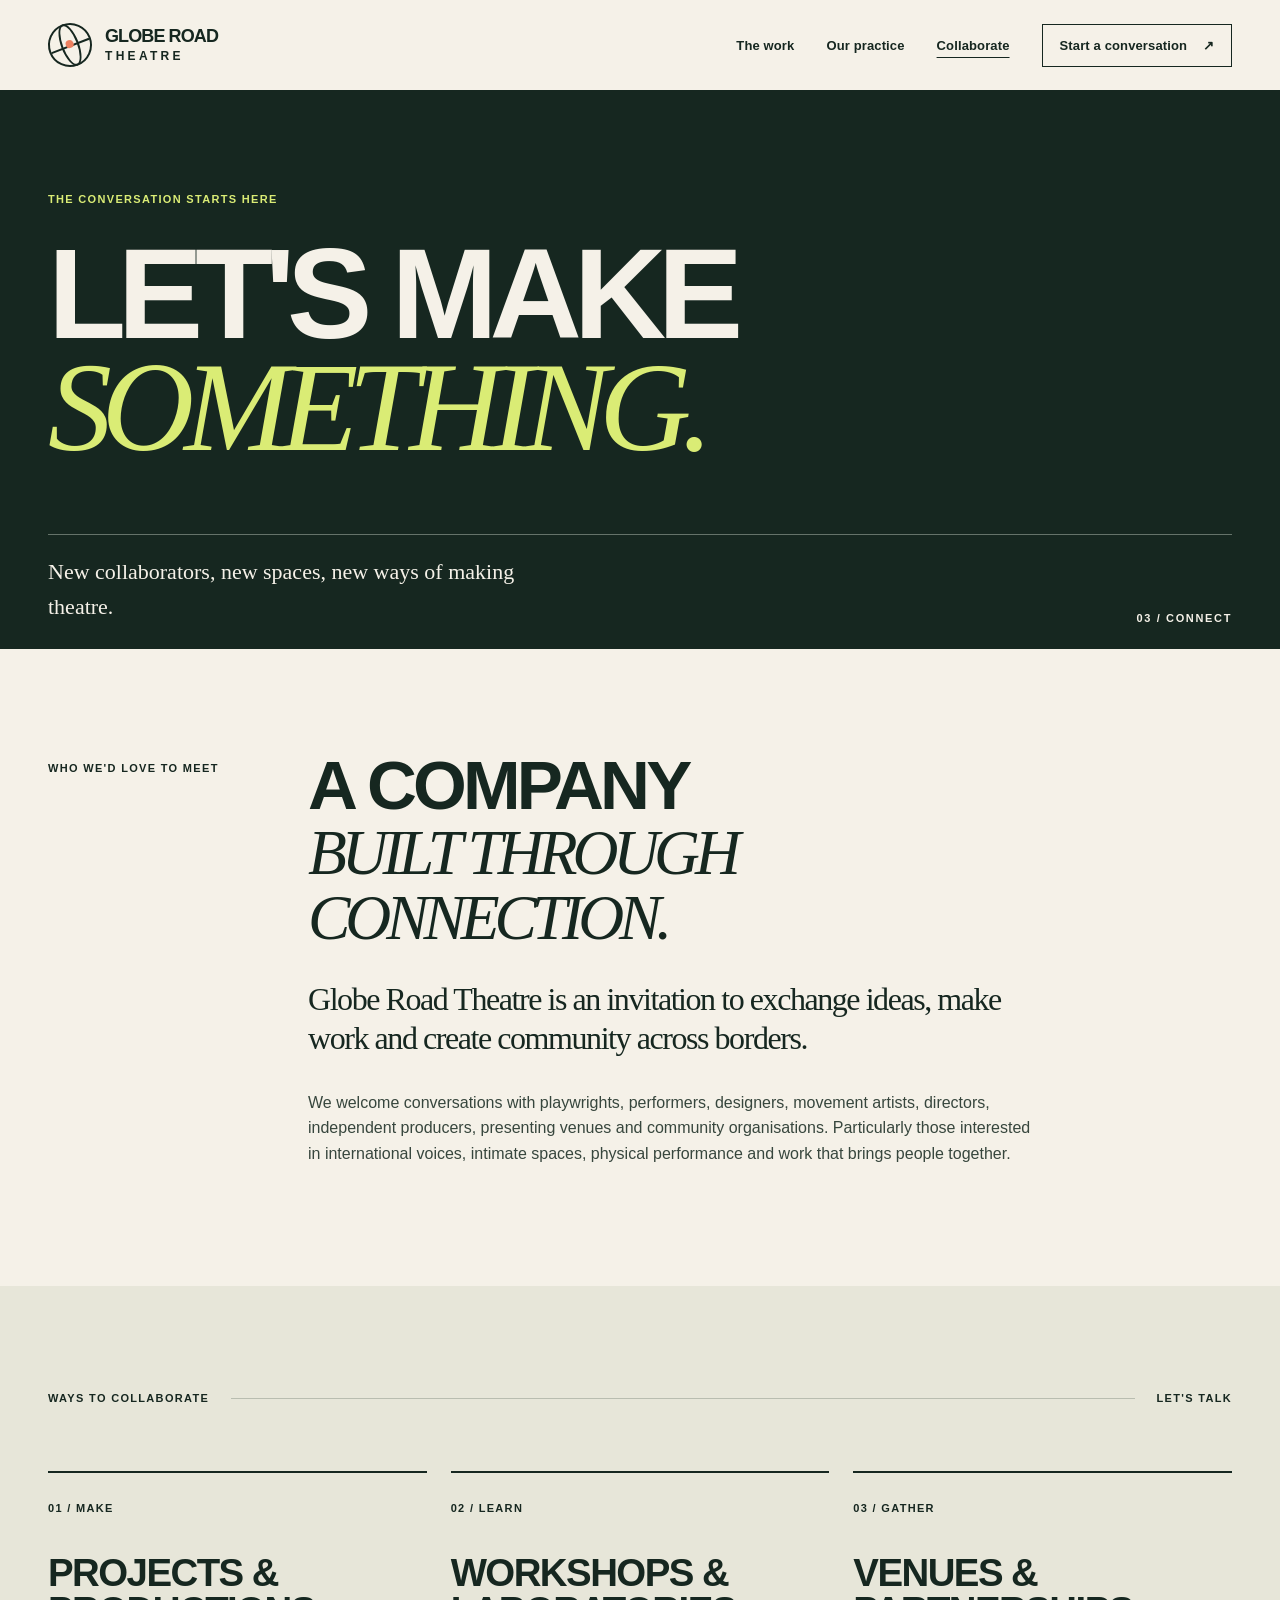
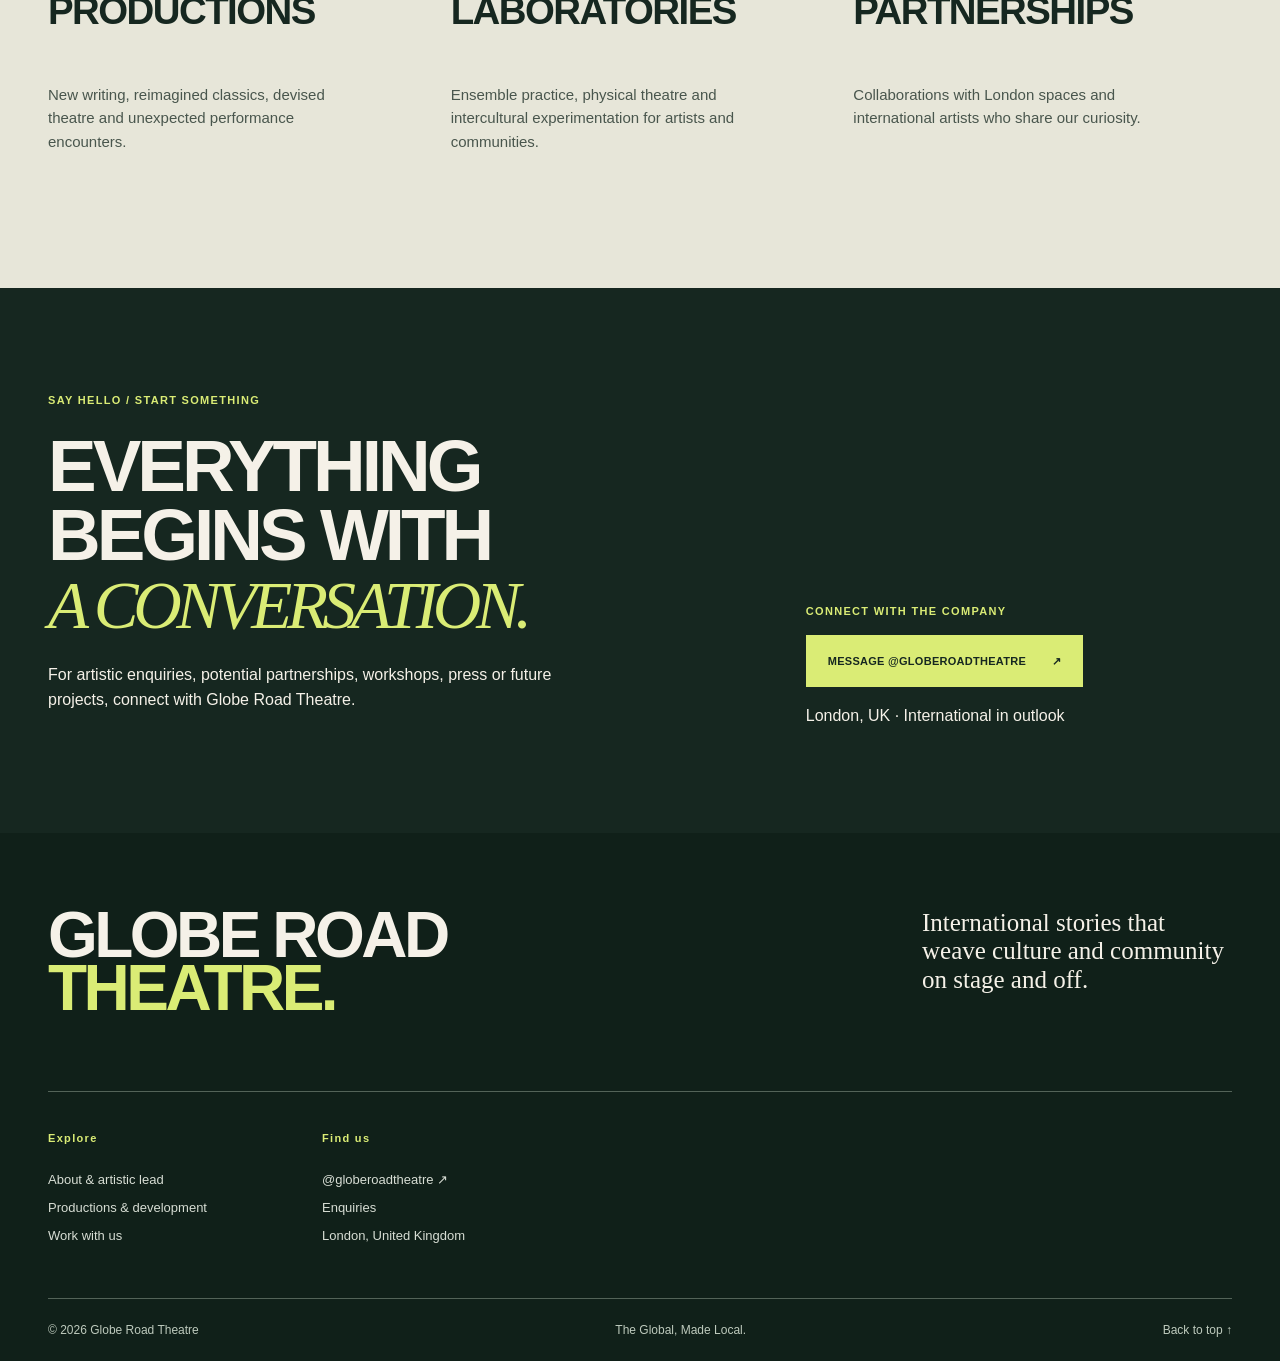
<file: collaborate.html>
<!doctype html>
<html lang="en-GB"><head>
<meta charset="utf-8"><meta name="viewport" content="width=device-width,initial-scale=1">
<meta name="theme-color" content="#162720"><meta name="color-scheme" content="light">
<title>Collaborate &amp; Contact | Globe Road Theatre London</title><meta name="description" content="Connect with Globe Road Theatre about international collaborations, new writing, devised and physical theatre, workshops, venues and partnerships.">
<meta name="robots" content="index,follow,max-image-preview:large">
<meta property="og:type" content="website"><meta property="og:site_name" content="Globe Road Theatre">
<meta property="og:locale" content="en_GB"><meta property="og:title" content="Collaborate &amp; Contact | Globe Road Theatre London"><meta property="og:description" content="Connect with Globe Road Theatre about international collaborations, new writing, devised and physical theatre, workshops, venues and partnerships.">
<meta name="twitter:card" content="summary_large_image">
<link rel="icon" href="assets/favicon.svg" type="image/svg+xml"><link rel="apple-touch-icon" href="assets/apple-touch-icon.png"><link rel="manifest" href="site.webmanifest">
<link rel="stylesheet" href="styles.css">
<script type="application/ld+json">{"@context":"https://schema.org","@type":"PerformingGroup","name":"Globe Road Theatre","description":"A London-based independent theatre company bringing international stories into local communities through new writing, immersive theatre and ensemble-led performance.","areaServed":{"@type":"Place","name":"London, United Kingdom"},"sameAs":["https://www.instagram.com/globeroadtheatre/"]}</script>
</head><body id="top" class="">
<a class="skip-link" href="#content">Skip to content</a>
<header class="site-header"><div class="container header-inner"><a class="brand" href="index.html" aria-label="Globe Road Theatre home"><span class="brand-symbol" aria-hidden="true"><span></span><span></span></span><span class="brand-text">GLOBE ROAD<span>THEATRE</span></span></a><button class="menu-toggle" type="button" aria-expanded="false" aria-controls="primary-nav"><span>MENU</span><span class="menu-lines" aria-hidden="true"><i></i><i></i></span></button><nav class="primary-nav" id="primary-nav" aria-label="Main navigation"><a href="productions.html">The work</a><a href="about.html">Our practice</a><a href="collaborate.html" aria-current="page">Collaborate</a><a class="nav-contact" href="collaborate.html#contact">Start a conversation <span aria-hidden="true">↗</span></a></nav></div></header>
<main id="content"><section class="page-hero collab-hero"><div class="container"><div class="eyebrow">THE CONVERSATION STARTS HERE</div><h1>LET'S MAKE<br><em>SOMETHING.</em></h1><div class="page-hero-bottom"><p>New collaborators, new spaces, new ways of making theatre.</p><span>03 / CONNECT</span></div></div></section>
<section class="editorial section-space"><div class="container editorial-grid"><div class="section-label vertical"><span>WHO WE'D LOVE TO MEET</span></div><div><h2>A COMPANY<br><em>BUILT THROUGH<br>CONNECTION.</em></h2><p class="large-copy">Globe Road Theatre is an invitation to exchange ideas, make work and create community across borders.</p><p>We welcome conversations with playwrights, performers, designers, movement artists, directors, independent producers, presenting venues and community organisations. Particularly those interested in international voices, intimate spaces, physical performance and work that brings people together.</p></div></div></section>
<section class="practice-block section-space"><div class="container"><div class="section-label"><span>WAYS TO COLLABORATE</span><span class="thin-rule"></span><span>LET'S TALK</span></div><div class="three-columns"><article><span>01 / MAKE</span><h3>PROJECTS & PRODUCTIONS</h3><p>New writing, reimagined classics, devised theatre and unexpected performance encounters.</p></article><article><span>02 / LEARN</span><h3>WORKSHOPS & LABORATORIES</h3><p>Ensemble practice, physical theatre and intercultural experimentation for artists and communities.</p></article><article><span>03 / GATHER</span><h3>VENUES & PARTNERSHIPS</h3><p>Collaborations with London spaces and international artists who share our curiosity.</p></article></div></div></section>
<section class="contact-panel section-space" id="contact"><div class="container contact-layout"><div><div class="eyebrow light">SAY HELLO / START SOMETHING</div><h2>EVERYTHING<br>BEGINS WITH<br><em>A CONVERSATION.</em></h2><p>For artistic enquiries, potential partnerships, workshops, press or future projects, connect with Globe Road Theatre.</p></div><div class="contact-actions"><span>CONNECT WITH THE COMPANY</span><a class="button button-lime" href="https://www.instagram.com/globeroadtheatre/" target="_blank" rel="noopener noreferrer">MESSAGE @GLOBEROADTHEATRE <span>↗</span></a><p>London, UK · International in outlook</p></div></div></section></main>
<footer class="site-footer"><div class="container"><div class="footer-lead"><a class="footer-brand" href="index.html">GLOBE ROAD<br><span>THEATRE.</span></a><p>International stories that weave culture and community on stage and off.</p></div><div class="footer-links"><div><span>Explore</span><a href="about.html">About & artistic lead</a><a href="productions.html">Productions & development</a><a href="collaborate.html">Work with us</a></div><div><span>Find us</span><a href="https://www.instagram.com/globeroadtheatre/" target="_blank" rel="noopener noreferrer">@globeroadtheatre ↗</a><a href="collaborate.html#contact">Enquiries</a><small>London, United Kingdom</small></div></div><div class="footer-bottom"><small>© <span id="year">2026</span> Globe Road Theatre</small><small>The Global, Made Local.</small><a href="#top">Back to top ↑</a></div></div></footer>
<script src="script.js" defer></script>
</body></html>
</file>
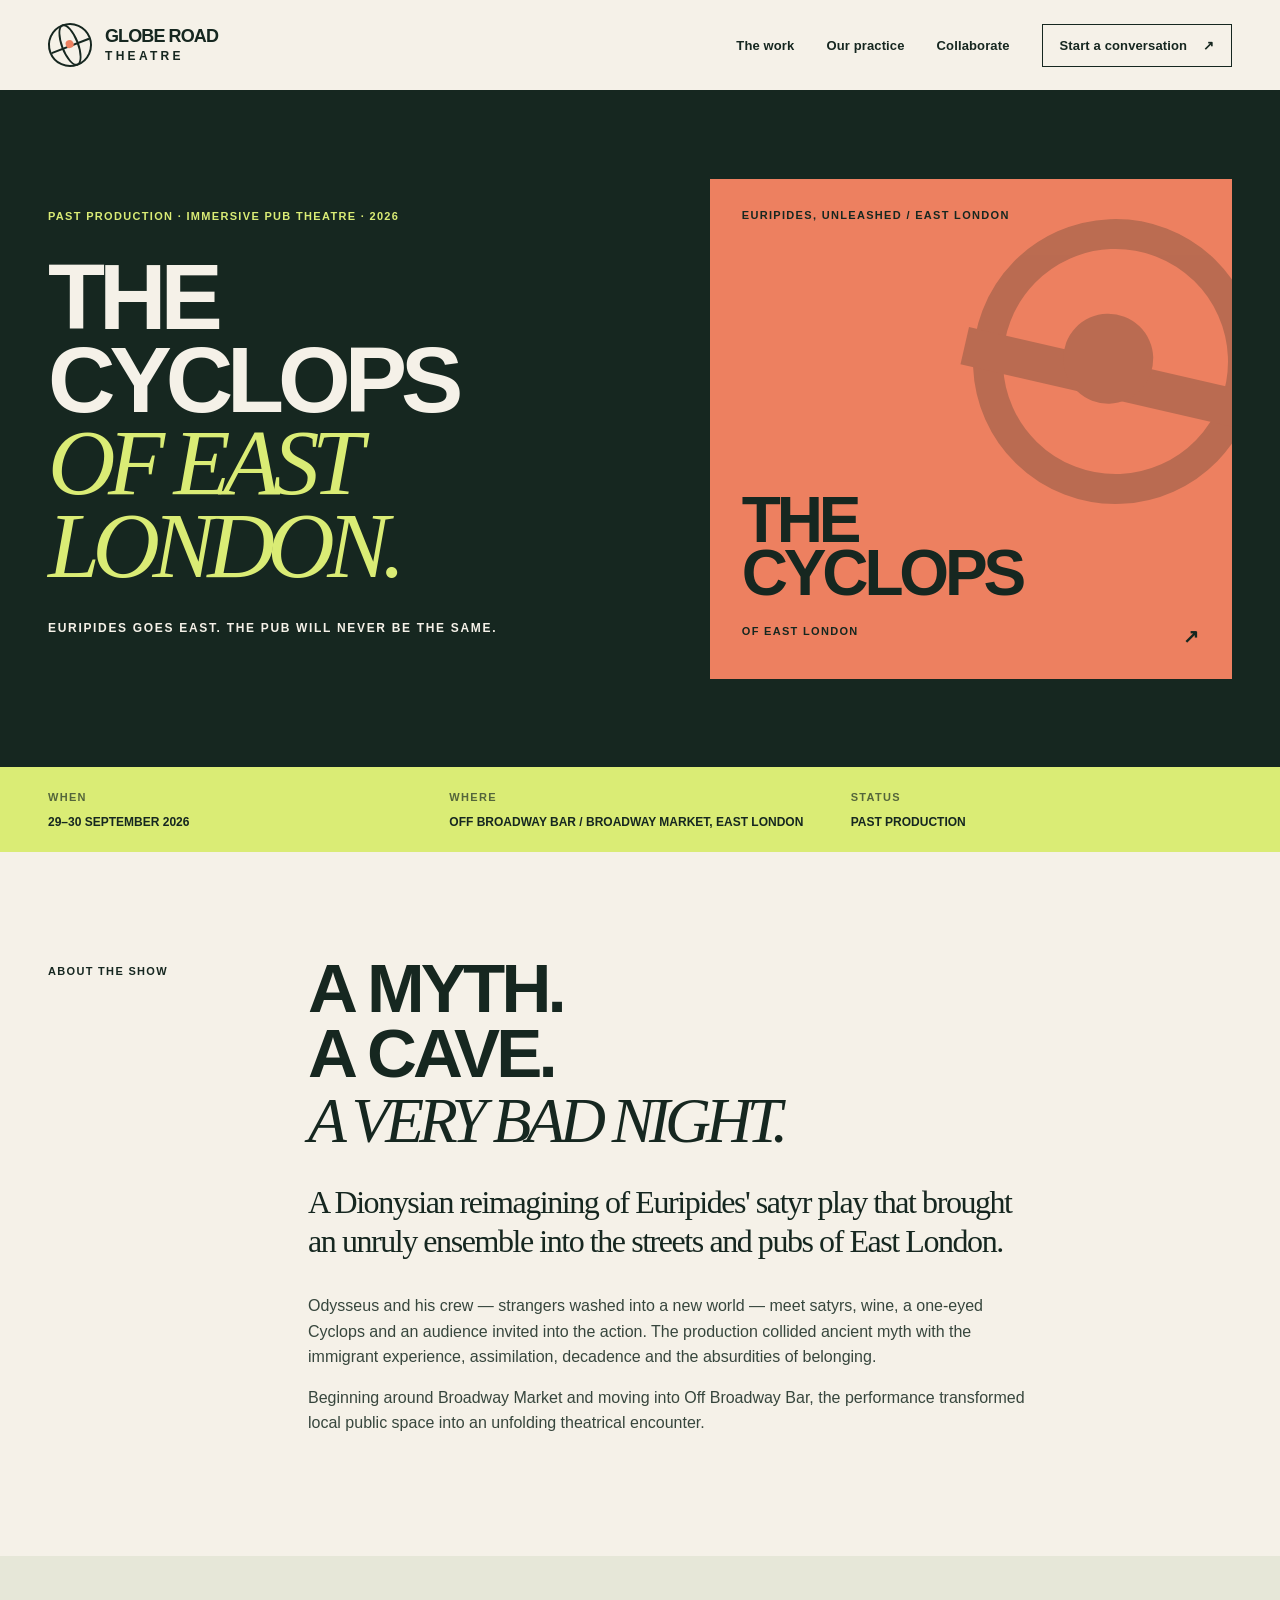
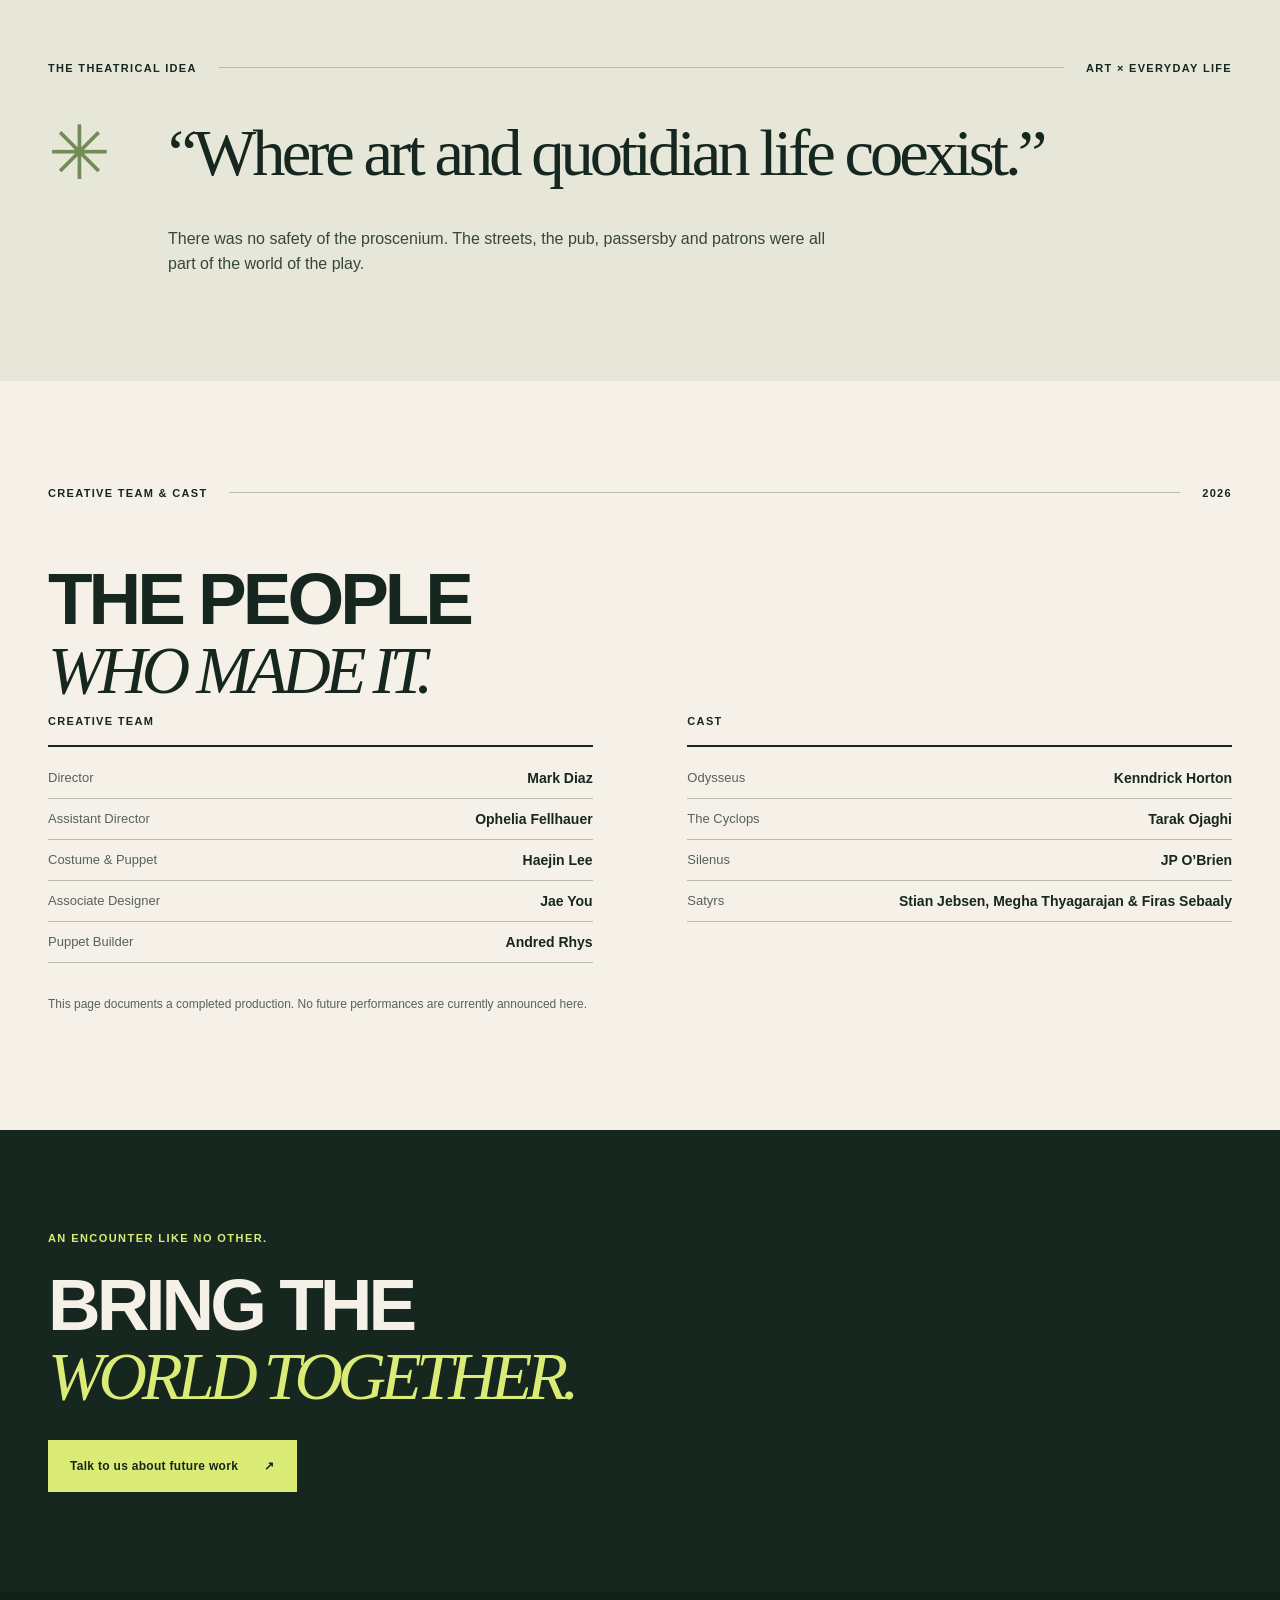
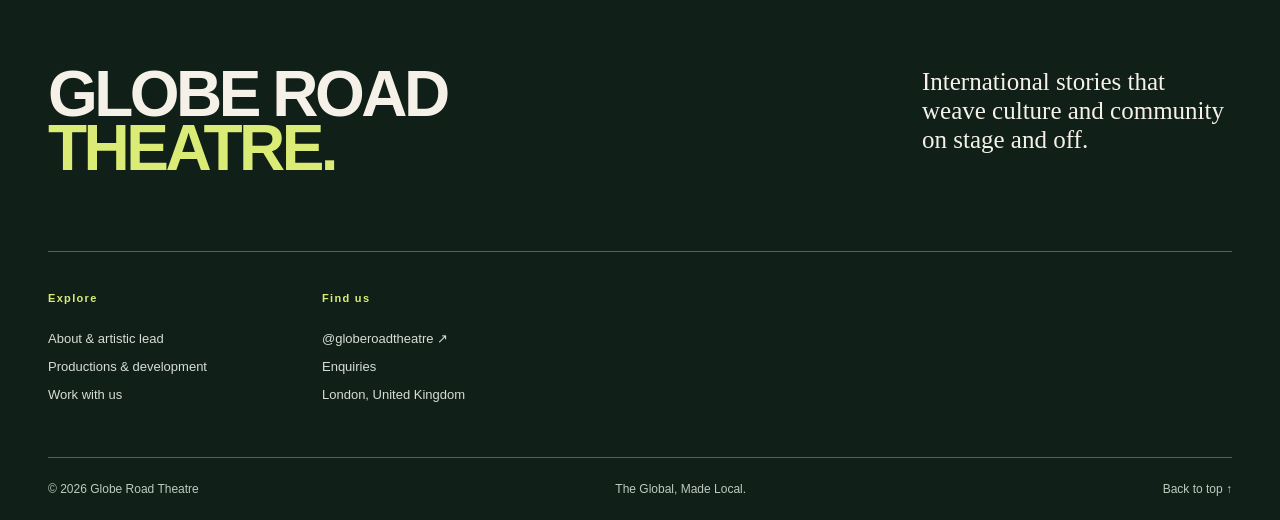
<file: cyclops.html>
<!doctype html>
<html lang="en-GB"><head>
<meta charset="utf-8"><meta name="viewport" content="width=device-width,initial-scale=1">
<meta name="theme-color" content="#162720"><meta name="color-scheme" content="light">
<title>The Cyclops of East London (2026) | Globe Road Theatre</title><meta name="description" content="The Cyclops of East London: Globe Road Theatre’s immersive pub-theatre reimagining of Euripides, performed in East London on 29–30 September 2026.">
<meta name="robots" content="index,follow,max-image-preview:large">
<meta property="og:type" content="website"><meta property="og:site_name" content="Globe Road Theatre">
<meta property="og:locale" content="en_GB"><meta property="og:title" content="The Cyclops of East London (2026) | Globe Road Theatre"><meta property="og:description" content="The Cyclops of East London: Globe Road Theatre’s immersive pub-theatre reimagining of Euripides, performed in East London on 29–30 September 2026.">
<meta name="twitter:card" content="summary_large_image">
<link rel="icon" href="assets/favicon.svg" type="image/svg+xml"><link rel="apple-touch-icon" href="assets/apple-touch-icon.png"><link rel="manifest" href="site.webmanifest">
<link rel="stylesheet" href="styles.css">
<script type="application/ld+json">{"@context":"https://schema.org","@type":"PerformingGroup","name":"Globe Road Theatre","description":"A London-based independent theatre company bringing international stories into local communities through new writing, immersive theatre and ensemble-led performance.","areaServed":{"@type":"Place","name":"London, United Kingdom"},"sameAs":["https://www.instagram.com/globeroadtheatre/"]}</script>
</head><body id="top" class="">
<a class="skip-link" href="#content">Skip to content</a>
<header class="site-header"><div class="container header-inner"><a class="brand" href="index.html" aria-label="Globe Road Theatre home"><span class="brand-symbol" aria-hidden="true"><span></span><span></span></span><span class="brand-text">GLOBE ROAD<span>THEATRE</span></span></a><button class="menu-toggle" type="button" aria-expanded="false" aria-controls="primary-nav"><span>MENU</span><span class="menu-lines" aria-hidden="true"><i></i><i></i></span></button><nav class="primary-nav" id="primary-nav" aria-label="Main navigation"><a href="productions.html">The work</a><a href="about.html">Our practice</a><a href="collaborate.html">Collaborate</a><a class="nav-contact" href="collaborate.html#contact">Start a conversation <span aria-hidden="true">↗</span></a></nav></div></header>
<main id="content"><section class="production-hero cyclops-hero"><div class="container production-hero-grid"><div><div class="eyebrow light">PAST PRODUCTION · IMMERSIVE PUB THEATRE · 2026</div><h1>THE<br>CYCLOPS<br><em>OF EAST<br>LONDON.</em></h1><p>EURIPIDES GOES EAST. THE PUB WILL NEVER BE THE SAME.</p></div><div class="prod-art"><div class="artwork artwork-cyclops" aria-hidden="true"><div class="cyclops-eye"><span></span></div><div class="art-kicker">EURIPIDES, UNLEASHED / EAST LONDON</div><div class="art-type">THE<br>CYCLOPS</div><div class="art-baseline">OF EAST LONDON <span>↗</span></div></div></div></div></section>
<section class="production-meta"><div class="container"><div><span>WHEN</span><strong>29–30 SEPTEMBER 2026</strong></div><div><span>WHERE</span><strong>OFF BROADWAY BAR / BROADWAY MARKET, EAST LONDON</strong></div><div><span>STATUS</span><strong>PAST PRODUCTION</strong></div></div></section>
<section class="editorial section-space"><div class="container editorial-grid"><div class="section-label vertical"><span>ABOUT THE SHOW</span></div><div><h2>A MYTH.<br>A CAVE.<br><em>A VERY BAD NIGHT.</em></h2><p class="large-copy">A Dionysian reimagining of Euripides' satyr play that brought an unruly ensemble into the streets and pubs of East London.</p><p>Odysseus and his crew — strangers washed into a new world — meet satyrs, wine, a one-eyed Cyclops and an audience invited into the action. The production collided ancient myth with the immigrant experience, assimilation, decadence and the absurdities of belonging.</p><p>Beginning around Broadway Market and moving into Off Broadway Bar, the performance transformed local public space into an unfolding theatrical encounter.</p></div></div></section>
<section class="belief-section section-space"><div class="container"><div class="section-label"><span>THE THEATRICAL IDEA</span><span class="thin-rule"></span><span>ART × EVERYDAY LIFE</span></div><div class="quote-layout"><span class="quote-star">✳</span><blockquote>“Where art and quotidian life coexist.”</blockquote></div><p>There was no safety of the proscenium. The streets, the pub, passersby and patrons were all part of the world of the play.</p></div></section>
<section class="credits section-space"><div class="container"><div class="section-label"><span>CREATIVE TEAM & CAST</span><span class="thin-rule"></span><span>2026</span></div><h2>THE PEOPLE<br><em>WHO MADE IT.</em></h2><div class="credits-grid"><div><h3>CREATIVE TEAM</h3><dl><div><dt>Director</dt><dd>Mark Diaz</dd></div><div><dt>Assistant Director</dt><dd>Ophelia Fellhauer</dd></div><div><dt>Costume & Puppet</dt><dd>Haejin Lee</dd></div><div><dt>Associate Designer</dt><dd>Jae You</dd></div><div><dt>Puppet Builder</dt><dd>Andred Rhys</dd></div></dl></div><div><h3>CAST</h3><dl><div><dt>Odysseus</dt><dd>Kenndrick Horton</dd></div><div><dt>The Cyclops</dt><dd>Tarak Ojaghi</dd></div><div><dt>Silenus</dt><dd>JP O’Brien</dd></div><div><dt>Satyrs</dt><dd>Stian Jebsen, Megha Thyagarajan & Firas Sebaaly</dd></div></dl></div></div><p class="credits-note">This page documents a completed production. No future performances are currently announced here.</p></div></section>
<section class="simple-cta"><div class="container"><p>AN ENCOUNTER LIKE NO OTHER.</p><h2>BRING THE<br><em>WORLD TOGETHER.</em></h2><a class="button button-lime" href="collaborate.html">Talk to us about future work <span>↗</span></a></div></section></main>
<footer class="site-footer"><div class="container"><div class="footer-lead"><a class="footer-brand" href="index.html">GLOBE ROAD<br><span>THEATRE.</span></a><p>International stories that weave culture and community on stage and off.</p></div><div class="footer-links"><div><span>Explore</span><a href="about.html">About & artistic lead</a><a href="productions.html">Productions & development</a><a href="collaborate.html">Work with us</a></div><div><span>Find us</span><a href="https://www.instagram.com/globeroadtheatre/" target="_blank" rel="noopener noreferrer">@globeroadtheatre ↗</a><a href="collaborate.html#contact">Enquiries</a><small>London, United Kingdom</small></div></div><div class="footer-bottom"><small>© <span id="year">2026</span> Globe Road Theatre</small><small>The Global, Made Local.</small><a href="#top">Back to top ↑</a></div></div></footer>
<script src="script.js" defer></script>
</body></html>
</file>
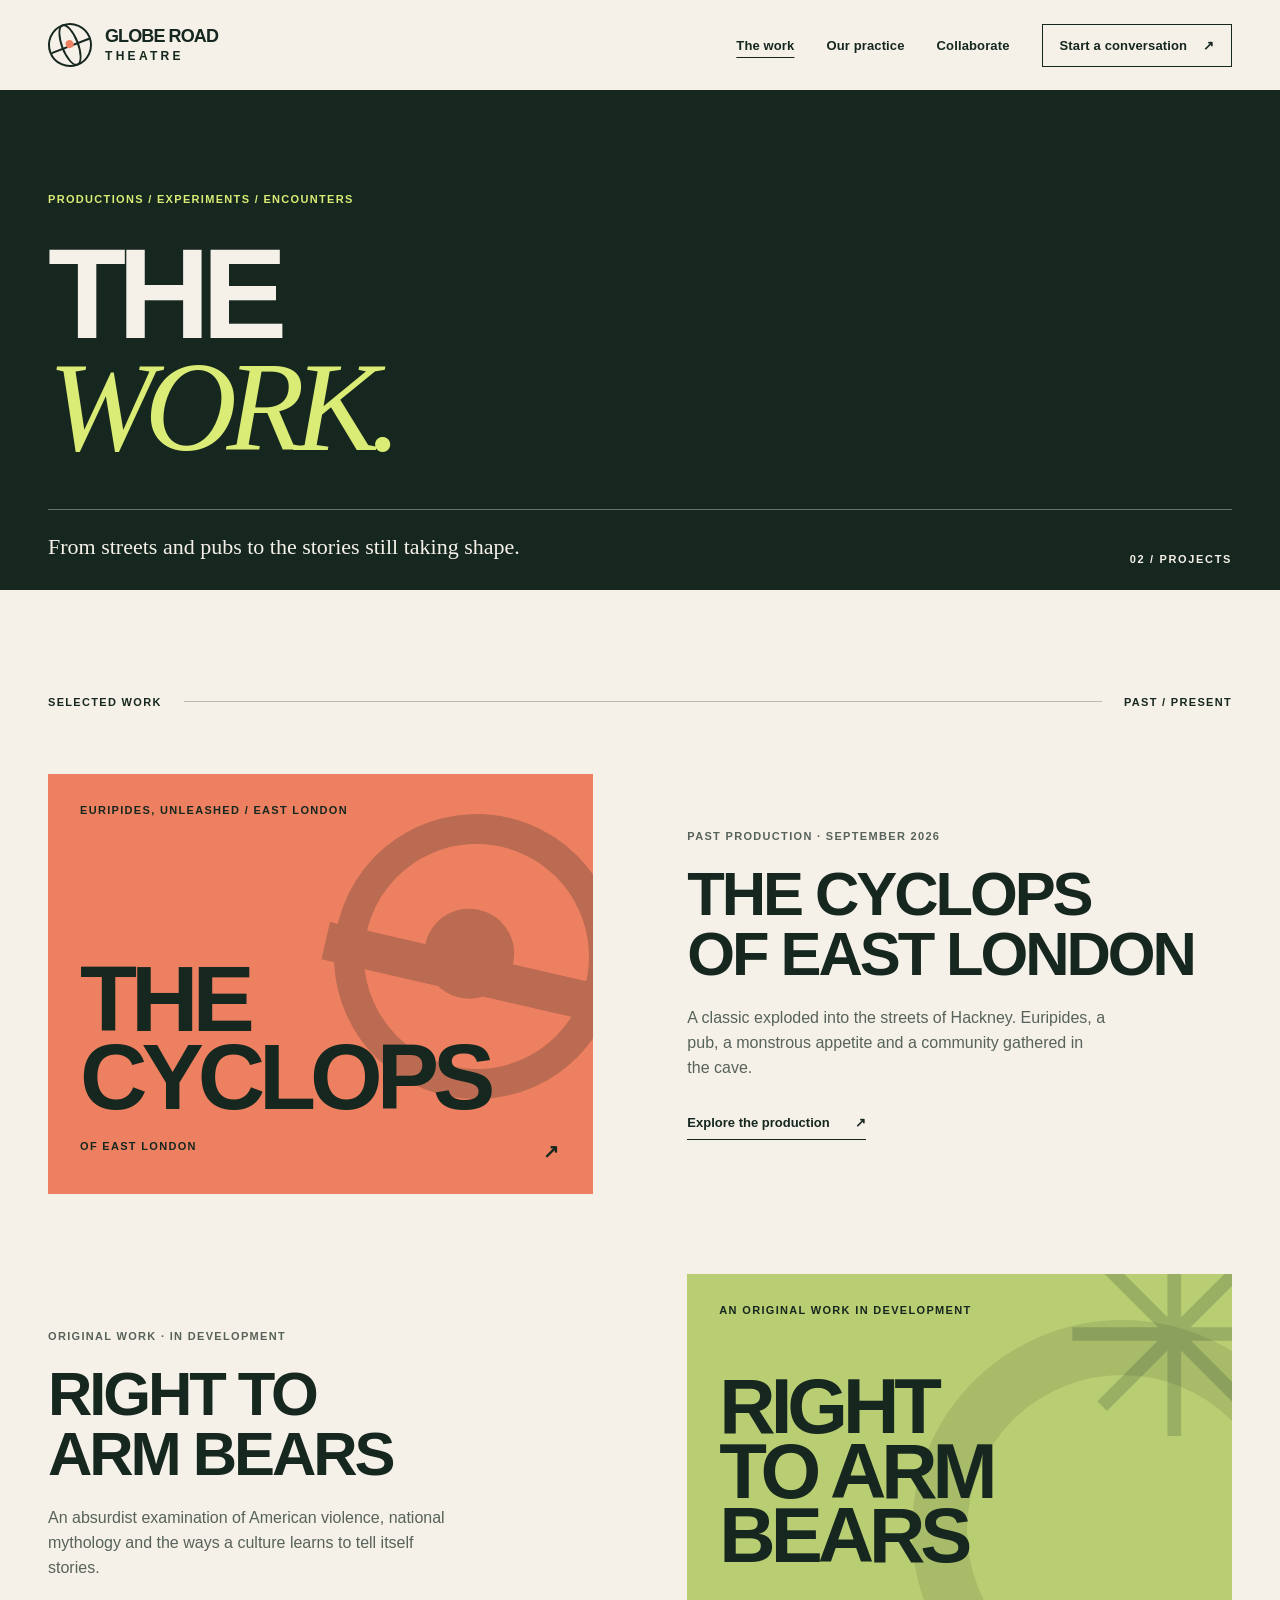
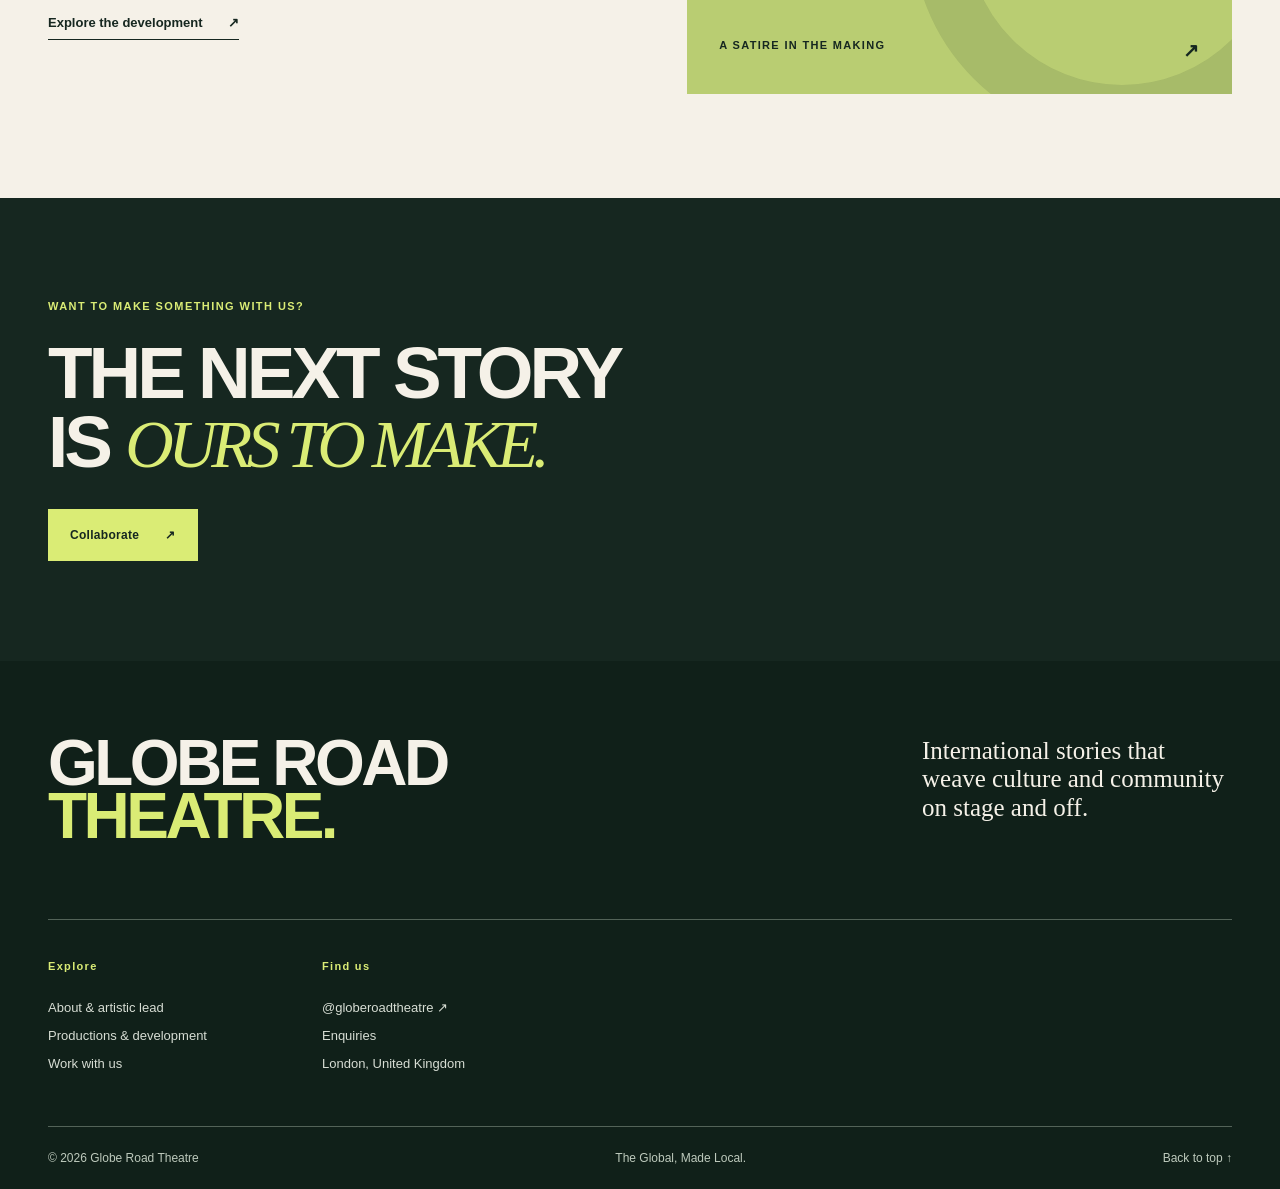
<file: productions.html>
<!doctype html>
<html lang="en-GB"><head>
<meta charset="utf-8"><meta name="viewport" content="width=device-width,initial-scale=1">
<meta name="theme-color" content="#162720"><meta name="color-scheme" content="light">
<title>Productions &amp; Projects | Globe Road Theatre London</title><meta name="description" content="Explore productions and new work by Globe Road Theatre, including The Cyclops of East London and Right to Arm Bears in development.">
<meta name="robots" content="index,follow,max-image-preview:large">
<meta property="og:type" content="website"><meta property="og:site_name" content="Globe Road Theatre">
<meta property="og:locale" content="en_GB"><meta property="og:title" content="Productions &amp; Projects | Globe Road Theatre London"><meta property="og:description" content="Explore productions and new work by Globe Road Theatre, including The Cyclops of East London and Right to Arm Bears in development.">
<meta name="twitter:card" content="summary_large_image">
<link rel="icon" href="assets/favicon.svg" type="image/svg+xml"><link rel="apple-touch-icon" href="assets/apple-touch-icon.png"><link rel="manifest" href="site.webmanifest">
<link rel="stylesheet" href="styles.css">
<script type="application/ld+json">{"@context":"https://schema.org","@type":"PerformingGroup","name":"Globe Road Theatre","description":"A London-based independent theatre company bringing international stories into local communities through new writing, immersive theatre and ensemble-led performance.","areaServed":{"@type":"Place","name":"London, United Kingdom"},"sameAs":["https://www.instagram.com/globeroadtheatre/"]}</script>
</head><body id="top" class="">
<a class="skip-link" href="#content">Skip to content</a>
<header class="site-header"><div class="container header-inner"><a class="brand" href="index.html" aria-label="Globe Road Theatre home"><span class="brand-symbol" aria-hidden="true"><span></span><span></span></span><span class="brand-text">GLOBE ROAD<span>THEATRE</span></span></a><button class="menu-toggle" type="button" aria-expanded="false" aria-controls="primary-nav"><span>MENU</span><span class="menu-lines" aria-hidden="true"><i></i><i></i></span></button><nav class="primary-nav" id="primary-nav" aria-label="Main navigation"><a href="productions.html" aria-current="page">The work</a><a href="about.html">Our practice</a><a href="collaborate.html">Collaborate</a><a class="nav-contact" href="collaborate.html#contact">Start a conversation <span aria-hidden="true">↗</span></a></nav></div></header>
<main id="content"><section class="page-hero work-page-hero"><div class="container"><div class="eyebrow">PRODUCTIONS / EXPERIMENTS / ENCOUNTERS</div><h1>THE<br><em>WORK.</em></h1><div class="page-hero-bottom"><p>From streets and pubs to the stories still taking shape.</p><span>02 / PROJECTS</span></div></div></section>
<section class="projects-list section-space"><div class="container"><div class="section-label"><span>SELECTED WORK</span><span class="thin-rule"></span><span>PAST / PRESENT</span></div><div class="listing-grid"><a class="listing" href="cyclops.html"><div class="artwork artwork-cyclops" aria-hidden="true"><div class="cyclops-eye"><span></span></div><div class="art-kicker">EURIPIDES, UNLEASHED / EAST LONDON</div><div class="art-type">THE<br>CYCLOPS</div><div class="art-baseline">OF EAST LONDON <span>↗</span></div></div><div class="listing-copy"><div class="eyebrow">PAST PRODUCTION · SEPTEMBER 2026</div><h2>THE CYCLOPS<br>OF EAST LONDON</h2><p>A classic exploded into the streets of Hackney. Euripides, a pub, a monstrous appetite and a community gathered in the cave.</p><span class="arrow-link">Explore the production <span>↗</span></span></div></a><a class="listing" href="right-to-arm-bears.html"><div class="artwork artwork-bears" aria-hidden="true"><div class="bear-asterisk">✳</div><div class="bear-round"></div><div class="art-kicker">AN ORIGINAL WORK IN DEVELOPMENT</div><div class="art-type">RIGHT<br>TO ARM<br>BEARS</div><div class="art-baseline">A SATIRE IN THE MAKING <span>↗</span></div></div><div class="listing-copy"><div class="eyebrow">ORIGINAL WORK · IN DEVELOPMENT</div><h2>RIGHT TO<br>ARM BEARS</h2><p>An absurdist examination of American violence, national mythology and the ways a culture learns to tell itself stories.</p><span class="arrow-link">Explore the development <span>↗</span></span></div></a></div></div></section>
<section class="simple-cta"><div class="container"><p>WANT TO MAKE SOMETHING WITH US?</p><h2>THE NEXT STORY<br>IS <em>OURS TO MAKE.</em></h2><a class="button button-lime" href="collaborate.html">Collaborate <span>↗</span></a></div></section></main>
<footer class="site-footer"><div class="container"><div class="footer-lead"><a class="footer-brand" href="index.html">GLOBE ROAD<br><span>THEATRE.</span></a><p>International stories that weave culture and community on stage and off.</p></div><div class="footer-links"><div><span>Explore</span><a href="about.html">About & artistic lead</a><a href="productions.html">Productions & development</a><a href="collaborate.html">Work with us</a></div><div><span>Find us</span><a href="https://www.instagram.com/globeroadtheatre/" target="_blank" rel="noopener noreferrer">@globeroadtheatre ↗</a><a href="collaborate.html#contact">Enquiries</a><small>London, United Kingdom</small></div></div><div class="footer-bottom"><small>© <span id="year">2026</span> Globe Road Theatre</small><small>The Global, Made Local.</small><a href="#top">Back to top ↑</a></div></div></footer>
<script src="script.js" defer></script>
</body></html>
</file>
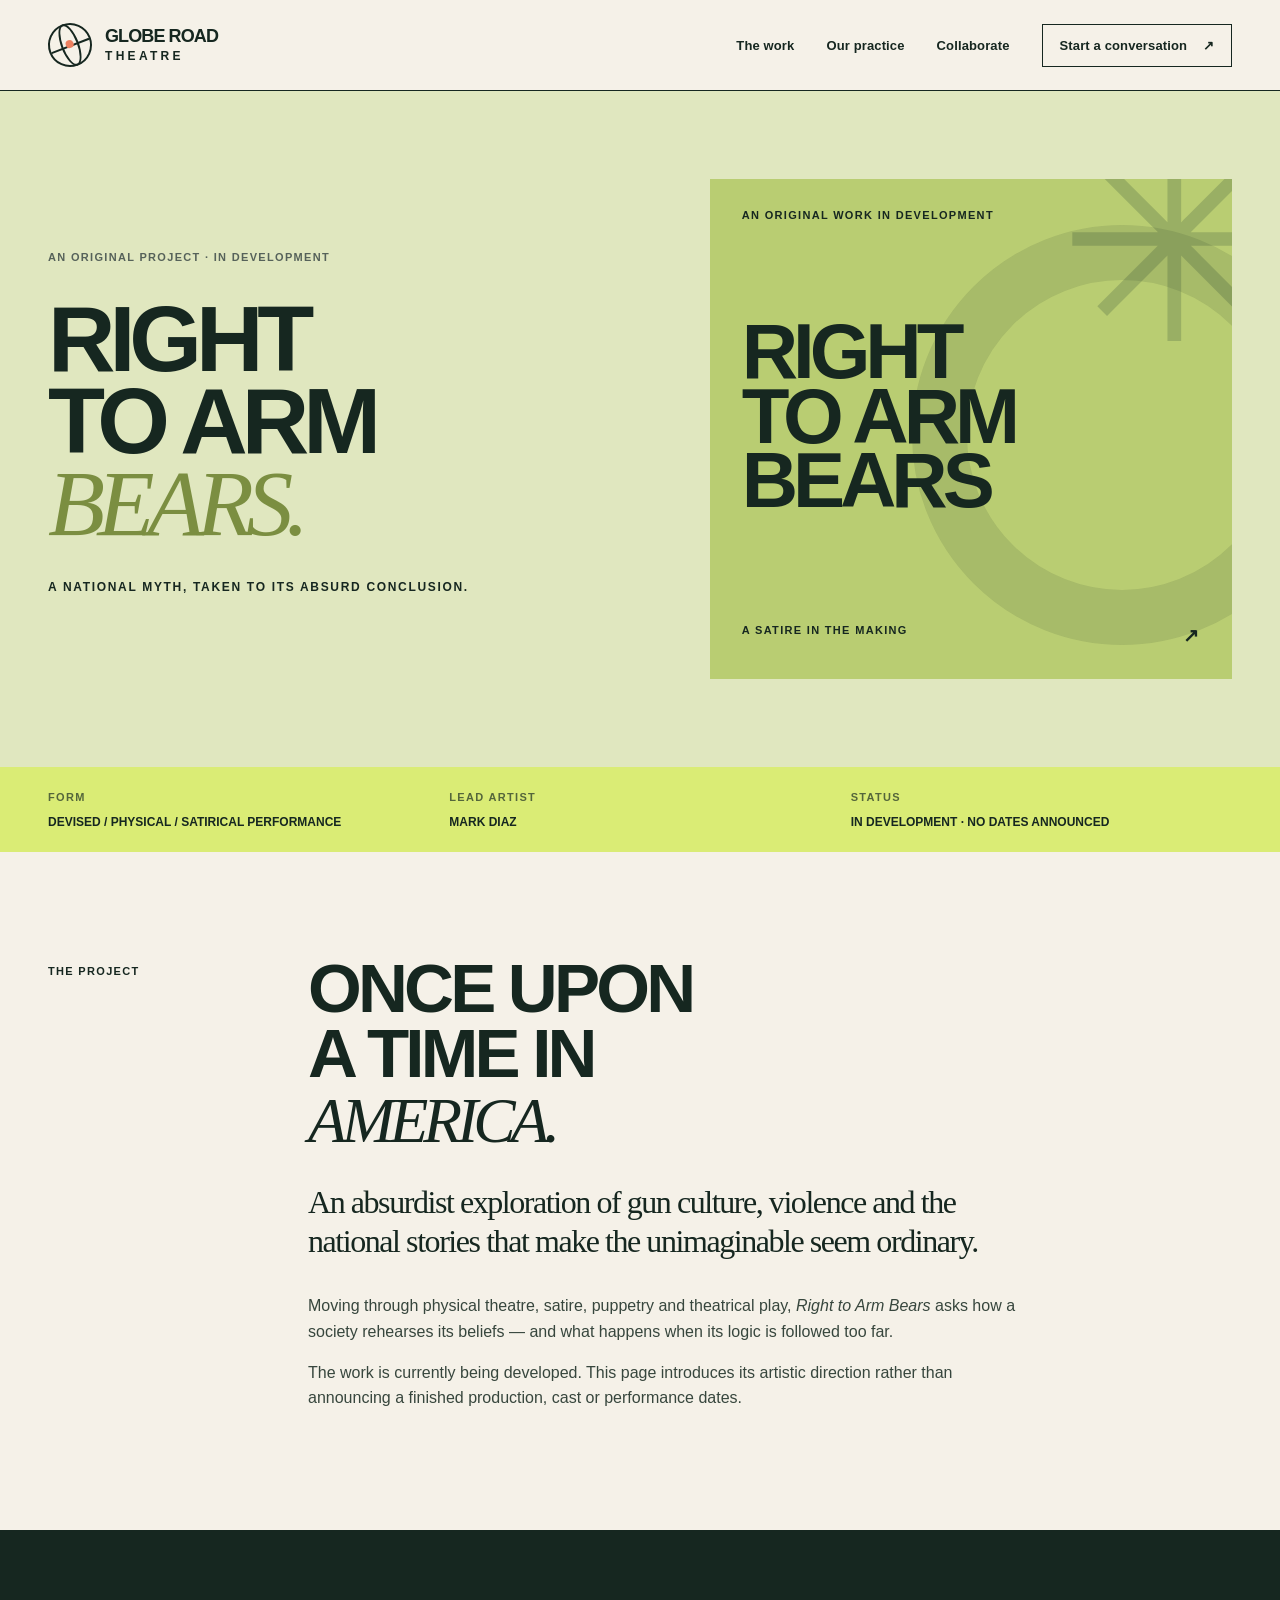
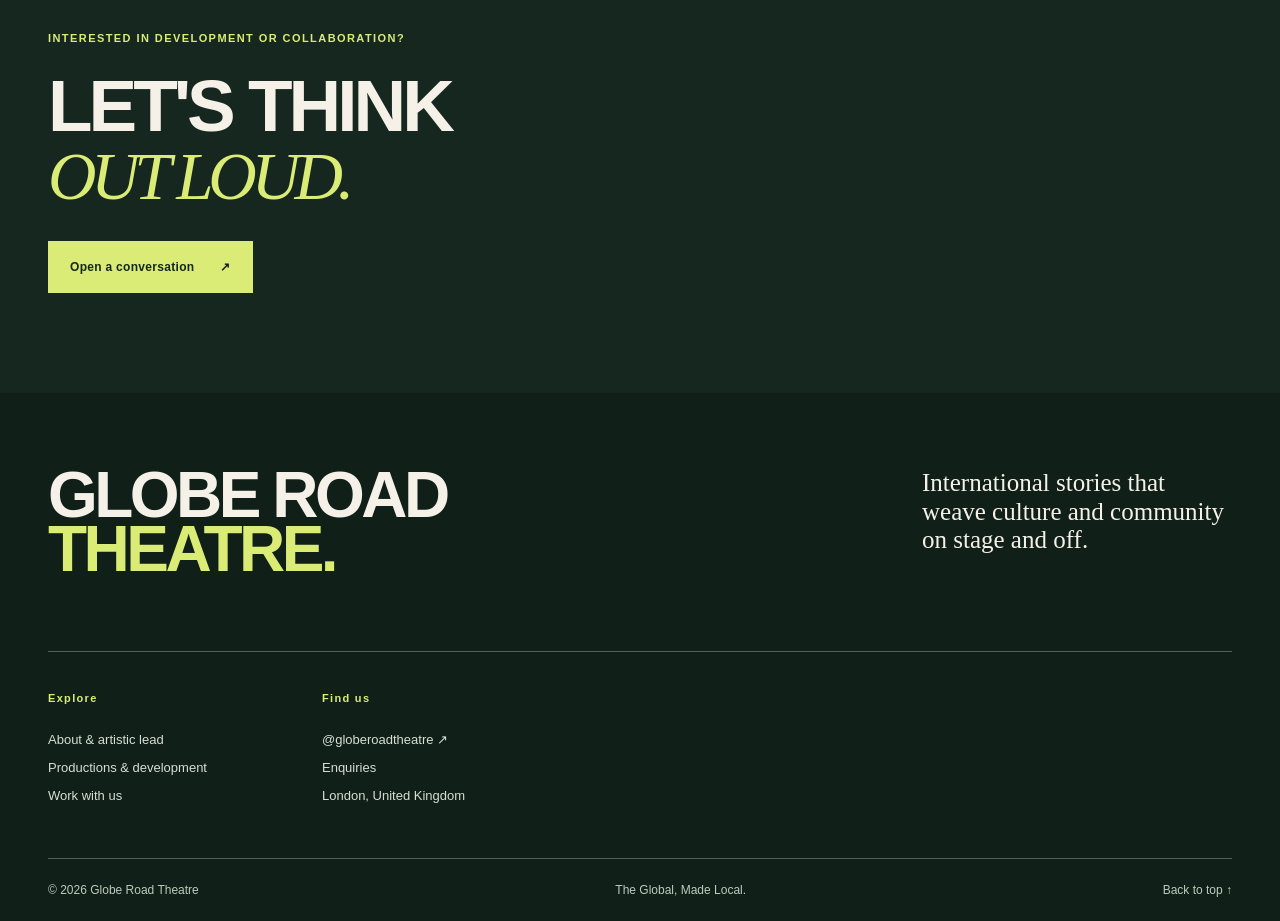
<file: right-to-arm-bears.html>
<!doctype html>
<html lang="en-GB"><head>
<meta charset="utf-8"><meta name="viewport" content="width=device-width,initial-scale=1">
<meta name="theme-color" content="#162720"><meta name="color-scheme" content="light">
<title>Right to Arm Bears | New Work in Development | Globe Road Theatre</title><meta name="description" content="Right to Arm Bears is an original satirical physical-theatre project in development, exploring American gun culture, violence and national mythology.">
<meta name="robots" content="index,follow,max-image-preview:large">
<meta property="og:type" content="website"><meta property="og:site_name" content="Globe Road Theatre">
<meta property="og:locale" content="en_GB"><meta property="og:title" content="Right to Arm Bears | New Work in Development | Globe Road Theatre"><meta property="og:description" content="Right to Arm Bears is an original satirical physical-theatre project in development, exploring American gun culture, violence and national mythology.">
<meta name="twitter:card" content="summary_large_image">
<link rel="icon" href="assets/favicon.svg" type="image/svg+xml"><link rel="apple-touch-icon" href="assets/apple-touch-icon.png"><link rel="manifest" href="site.webmanifest">
<link rel="stylesheet" href="styles.css">
<script type="application/ld+json">{"@context":"https://schema.org","@type":"PerformingGroup","name":"Globe Road Theatre","description":"A London-based independent theatre company bringing international stories into local communities through new writing, immersive theatre and ensemble-led performance.","areaServed":{"@type":"Place","name":"London, United Kingdom"},"sameAs":["https://www.instagram.com/globeroadtheatre/"]}</script>
</head><body id="top" class="">
<a class="skip-link" href="#content">Skip to content</a>
<header class="site-header"><div class="container header-inner"><a class="brand" href="index.html" aria-label="Globe Road Theatre home"><span class="brand-symbol" aria-hidden="true"><span></span><span></span></span><span class="brand-text">GLOBE ROAD<span>THEATRE</span></span></a><button class="menu-toggle" type="button" aria-expanded="false" aria-controls="primary-nav"><span>MENU</span><span class="menu-lines" aria-hidden="true"><i></i><i></i></span></button><nav class="primary-nav" id="primary-nav" aria-label="Main navigation"><a href="productions.html">The work</a><a href="about.html">Our practice</a><a href="collaborate.html">Collaborate</a><a class="nav-contact" href="collaborate.html#contact">Start a conversation <span aria-hidden="true">↗</span></a></nav></div></header>
<main id="content"><section class="production-hero bears-hero"><div class="container production-hero-grid"><div><div class="eyebrow">AN ORIGINAL PROJECT · IN DEVELOPMENT</div><h1>RIGHT<br>TO ARM<br><em>BEARS.</em></h1><p>A NATIONAL MYTH, TAKEN TO ITS ABSURD CONCLUSION.</p></div><div class="prod-art"><div class="artwork artwork-bears" aria-hidden="true"><div class="bear-asterisk">✳</div><div class="bear-round"></div><div class="art-kicker">AN ORIGINAL WORK IN DEVELOPMENT</div><div class="art-type">RIGHT<br>TO ARM<br>BEARS</div><div class="art-baseline">A SATIRE IN THE MAKING <span>↗</span></div></div></div></div></section>
<section class="production-meta"><div class="container"><div><span>FORM</span><strong>DEVISED / PHYSICAL / SATIRICAL PERFORMANCE</strong></div><div><span>LEAD ARTIST</span><strong>MARK DIAZ</strong></div><div><span>STATUS</span><strong>IN DEVELOPMENT · NO DATES ANNOUNCED</strong></div></div></section>
<section class="editorial section-space"><div class="container editorial-grid"><div class="section-label vertical"><span>THE PROJECT</span></div><div><h2>ONCE UPON<br>A TIME IN<br><em>AMERICA.</em></h2><p class="large-copy">An absurdist exploration of gun culture, violence and the national stories that make the unimaginable seem ordinary.</p><p>Moving through physical theatre, satire, puppetry and theatrical play, <i>Right to Arm Bears</i> asks how a society rehearses its beliefs — and what happens when its logic is followed too far.</p><p>The work is currently being developed. This page introduces its artistic direction rather than announcing a finished production, cast or performance dates.</p></div></div></section>
<section class="simple-cta"><div class="container"><p>INTERESTED IN DEVELOPMENT OR COLLABORATION?</p><h2>LET'S THINK<br><em>OUT LOUD.</em></h2><a class="button button-lime" href="collaborate.html">Open a conversation <span>↗</span></a></div></section></main>
<footer class="site-footer"><div class="container"><div class="footer-lead"><a class="footer-brand" href="index.html">GLOBE ROAD<br><span>THEATRE.</span></a><p>International stories that weave culture and community on stage and off.</p></div><div class="footer-links"><div><span>Explore</span><a href="about.html">About & artistic lead</a><a href="productions.html">Productions & development</a><a href="collaborate.html">Work with us</a></div><div><span>Find us</span><a href="https://www.instagram.com/globeroadtheatre/" target="_blank" rel="noopener noreferrer">@globeroadtheatre ↗</a><a href="collaborate.html#contact">Enquiries</a><small>London, United Kingdom</small></div></div><div class="footer-bottom"><small>© <span id="year">2026</span> Globe Road Theatre</small><small>The Global, Made Local.</small><a href="#top">Back to top ↑</a></div></div></footer>
<script src="script.js" defer></script>
</body></html>
</file>
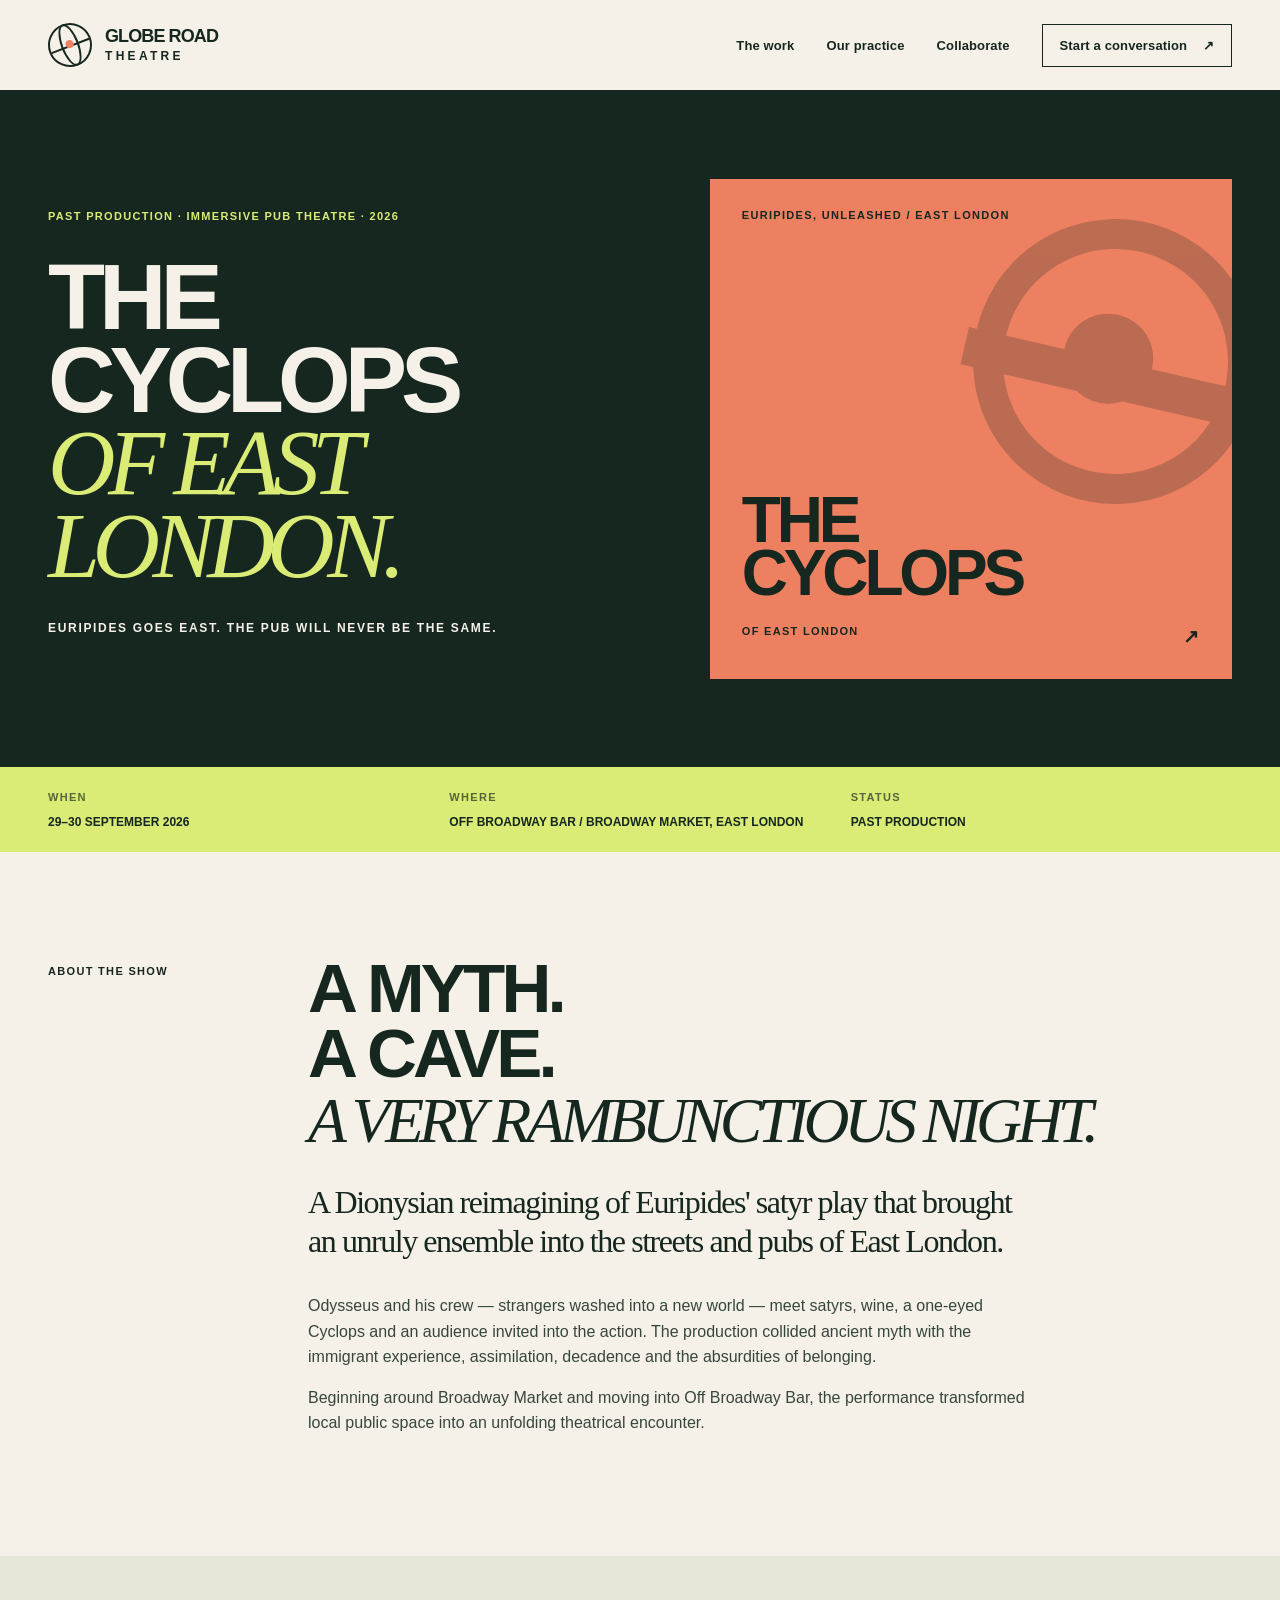
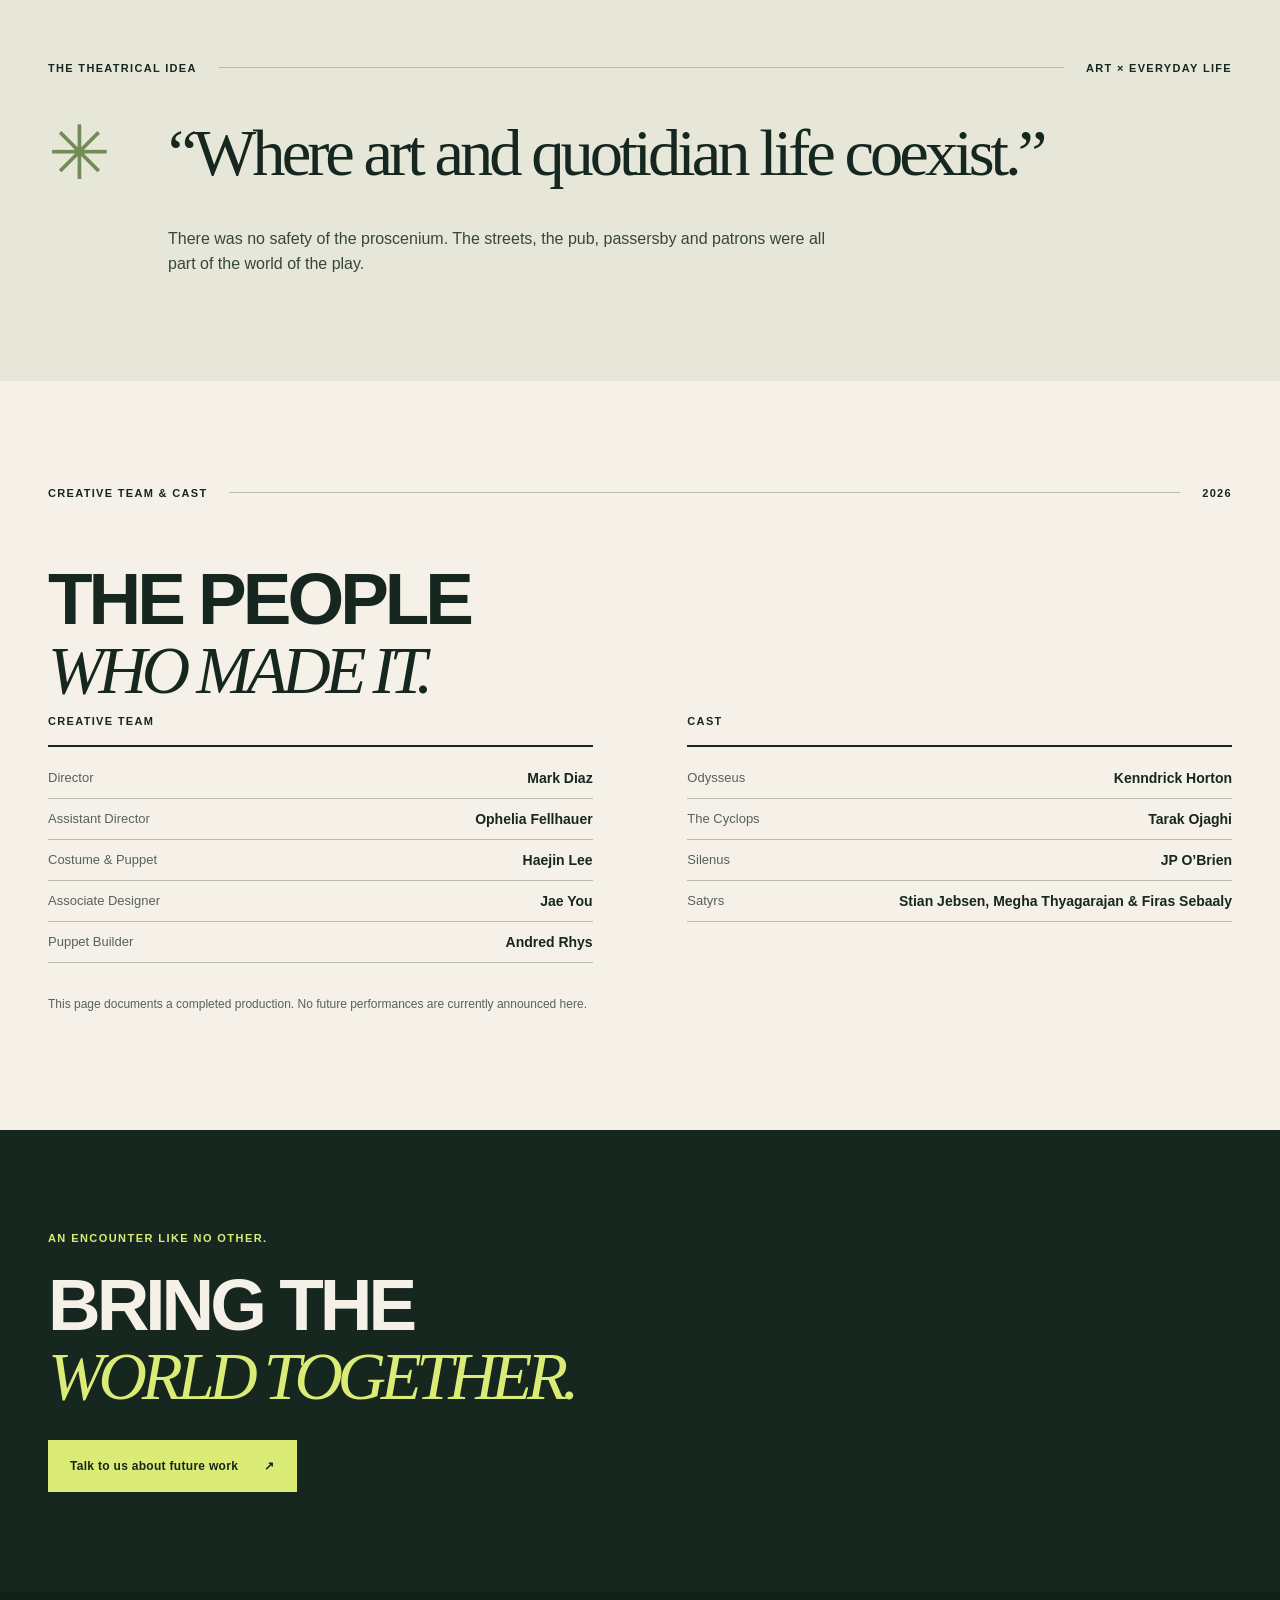
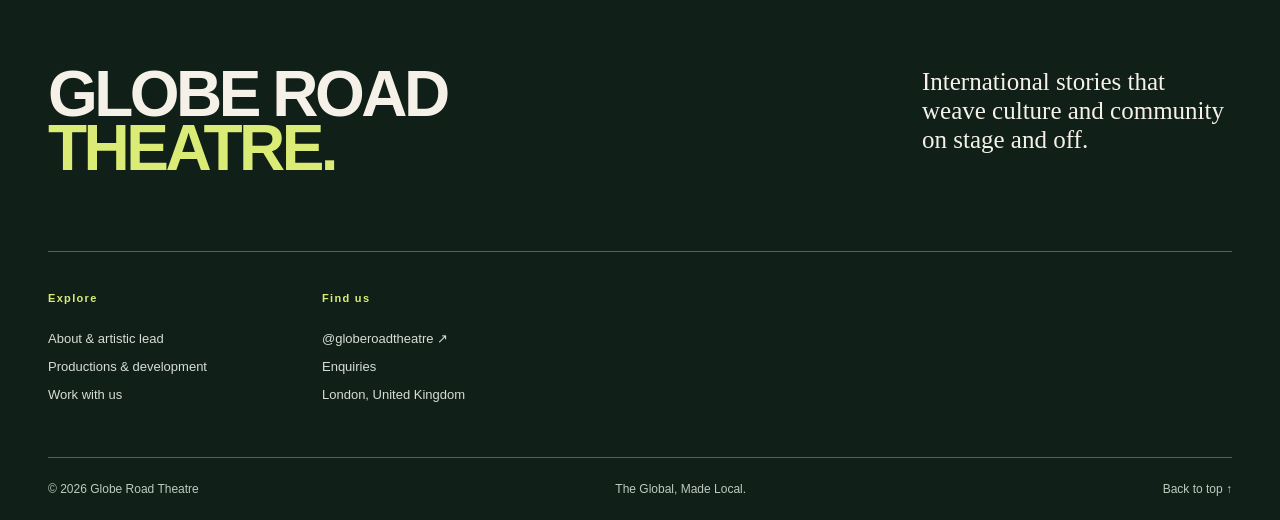
<file: globe-road-theatre-launch-ready/cyclops.html>
<!doctype html>
<html lang="en-GB"><head>
<meta charset="utf-8"><meta name="viewport" content="width=device-width,initial-scale=1">
<meta name="theme-color" content="#162720"><meta name="color-scheme" content="light">
<title>The Cyclops of East London (2026) | Globe Road Theatre</title><meta name="description" content="The Cyclops of East London: Globe Road Theatre’s immersive pub-theatre reimagining of Euripides, performed in East London on 29–30 September 2026.">
<meta name="robots" content="index,follow,max-image-preview:large">
<meta property="og:type" content="website"><meta property="og:site_name" content="Globe Road Theatre">
<meta property="og:locale" content="en_GB"><meta property="og:title" content="The Cyclops of East London (2026) | Globe Road Theatre"><meta property="og:description" content="The Cyclops of East London: Globe Road Theatre’s immersive pub-theatre reimagining of Euripides, performed in East London on 29–30 September 2026.">
<meta name="twitter:card" content="summary_large_image">
<link rel="icon" href="assets/favicon.svg" type="image/svg+xml"><link rel="apple-touch-icon" href="assets/apple-touch-icon.png"><link rel="manifest" href="site.webmanifest">
<link rel="stylesheet" href="styles.css">
<script type="application/ld+json">{"@context":"https://schema.org","@type":"PerformingGroup","name":"Globe Road Theatre","description":"A London-based independent theatre company bringing international stories into local communities through new writing, immersive theatre and ensemble-led performance.","areaServed":{"@type":"Place","name":"London, United Kingdom"},"sameAs":["https://www.instagram.com/globeroadtheatre/"]}</script>
</head><body id="top" class="">
<a class="skip-link" href="#content">Skip to content</a>
<header class="site-header"><div class="container header-inner"><a class="brand" href="index.html" aria-label="Globe Road Theatre home"><span class="brand-symbol" aria-hidden="true"><span></span><span></span></span><span class="brand-text">GLOBE ROAD<span>THEATRE</span></span></a><button class="menu-toggle" type="button" aria-expanded="false" aria-controls="primary-nav"><span>MENU</span><span class="menu-lines" aria-hidden="true"><i></i><i></i></span></button><nav class="primary-nav" id="primary-nav" aria-label="Main navigation"><a href="productions.html">The work</a><a href="about.html">Our practice</a><a href="collaborate.html">Collaborate</a><a class="nav-contact" href="collaborate.html#contact">Start a conversation <span aria-hidden="true">↗</span></a></nav></div></header>
<main id="content"><section class="production-hero cyclops-hero"><div class="container production-hero-grid"><div><div class="eyebrow light">PAST PRODUCTION · IMMERSIVE PUB THEATRE · 2026</div><h1>THE<br>CYCLOPS<br><em>OF EAST<br>LONDON.</em></h1><p>EURIPIDES GOES EAST. THE PUB WILL NEVER BE THE SAME.</p></div><div class="prod-art"><div class="artwork artwork-cyclops" aria-hidden="true"><div class="cyclops-eye"><span></span></div><div class="art-kicker">EURIPIDES, UNLEASHED / EAST LONDON</div><div class="art-type">THE<br>CYCLOPS</div><div class="art-baseline">OF EAST LONDON <span>↗</span></div></div></div></div></section>
<section class="production-meta"><div class="container"><div><span>WHEN</span><strong>29–30 SEPTEMBER 2026</strong></div><div><span>WHERE</span><strong>OFF BROADWAY BAR / BROADWAY MARKET, EAST LONDON</strong></div><div><span>STATUS</span><strong>PAST PRODUCTION</strong></div></div></section>
<section class="editorial section-space"><div class="container editorial-grid"><div class="section-label vertical"><span>ABOUT THE SHOW</span></div><div><h2>A MYTH.<br>A CAVE.<br><em>A VERY RAMBUNCTIOUS NIGHT.</em></h2><p class="large-copy">A Dionysian reimagining of Euripides' satyr play that brought an unruly ensemble into the streets and pubs of East London.</p><p>Odysseus and his crew — strangers washed into a new world — meet satyrs, wine, a one-eyed Cyclops and an audience invited into the action. The production collided ancient myth with the immigrant experience, assimilation, decadence and the absurdities of belonging.</p><p>Beginning around Broadway Market and moving into Off Broadway Bar, the performance transformed local public space into an unfolding theatrical encounter.</p></div></div></section>
<section class="belief-section section-space"><div class="container"><div class="section-label"><span>THE THEATRICAL IDEA</span><span class="thin-rule"></span><span>ART × EVERYDAY LIFE</span></div><div class="quote-layout"><span class="quote-star">✳</span><blockquote>“Where art and quotidian life coexist.”</blockquote></div><p>There was no safety of the proscenium. The streets, the pub, passersby and patrons were all part of the world of the play.</p></div></section>
<section class="credits section-space"><div class="container"><div class="section-label"><span>CREATIVE TEAM & CAST</span><span class="thin-rule"></span><span>2026</span></div><h2>THE PEOPLE<br><em>WHO MADE IT.</em></h2><div class="credits-grid"><div><h3>CREATIVE TEAM</h3><dl><div><dt>Director</dt><dd>Mark Diaz</dd></div><div><dt>Assistant Director</dt><dd>Ophelia Fellhauer</dd></div><div><dt>Costume & Puppet</dt><dd>Haejin Lee</dd></div><div><dt>Associate Designer</dt><dd>Jae You</dd></div><div><dt>Puppet Builder</dt><dd>Andred Rhys</dd></div></dl></div><div><h3>CAST</h3><dl><div><dt>Odysseus</dt><dd>Kenndrick Horton</dd></div><div><dt>The Cyclops</dt><dd>Tarak Ojaghi</dd></div><div><dt>Silenus</dt><dd>JP O’Brien</dd></div><div><dt>Satyrs</dt><dd>Stian Jebsen, Megha Thyagarajan & Firas Sebaaly</dd></div></dl></div></div><p class="credits-note">This page documents a completed production. No future performances are currently announced here.</p></div></section>
<section class="simple-cta"><div class="container"><p>AN ENCOUNTER LIKE NO OTHER.</p><h2>BRING THE<br><em>WORLD TOGETHER.</em></h2><a class="button button-lime" href="collaborate.html">Talk to us about future work <span>↗</span></a></div></section></main>
<footer class="site-footer"><div class="container"><div class="footer-lead"><a class="footer-brand" href="index.html">GLOBE ROAD<br><span>THEATRE.</span></a><p>International stories that weave culture and community on stage and off.</p></div><div class="footer-links"><div><span>Explore</span><a href="about.html">About & artistic lead</a><a href="productions.html">Productions & development</a><a href="collaborate.html">Work with us</a></div><div><span>Find us</span><a href="https://www.instagram.com/globeroadtheatre/" target="_blank" rel="noopener noreferrer">@globeroadtheatre ↗</a><a href="collaborate.html#contact">Enquiries</a><small>London, United Kingdom</small></div></div><div class="footer-bottom"><small>© <span id="year">2026</span> Globe Road Theatre</small><small>The Global, Made Local.</small><a href="#top">Back to top ↑</a></div></div></footer>
<script src="script.js" defer></script>
</body></html>
</file>
<file: styles.css>
/* Globe Road Theatre — independent, lightweight, accessible editorial site. */
:root{--ink:#162720;--deep:#102019;--paper:#f5f1e8;--paper2:#ebe7db;--lime:#daec75;--coral:#ed8060;--rule:#b9bdb0;--muted:#56625a;--width:1240px;--sans:Arial,Helvetica,sans-serif;--display:Impact,'Arial Narrow','Helvetica Neue Condensed',Arial,sans-serif;--serif:Georgia,'Times New Roman',serif}*{box-sizing:border-box}html{scroll-behavior:smooth}body{margin:0;background:var(--paper);color:var(--ink);font-family:var(--sans);-webkit-font-smoothing:antialiased}a{color:inherit;text-decoration:none}button{font:inherit}img{max-width:100%;height:auto}p{line-height:1.58}::selection{background:var(--lime);color:var(--ink)}:focus-visible{outline:3px solid var(--coral);outline-offset:4px}.container{width:min(var(--width),calc(100% - 96px));margin-inline:auto}.skip-link{position:absolute;z-index:999;top:-90px;left:14px;background:var(--lime);color:var(--ink);padding:14px 22px;font-weight:800}.skip-link:focus{top:10px}.site-header{position:relative;z-index:20;background:var(--paper);border-bottom:1px solid var(--ink)}.header-inner{height:90px;display:flex;align-items:center;justify-content:space-between;gap:24px}.brand{display:inline-flex;gap:13px;align-items:center;flex-shrink:0}.brand-symbol{display:block;width:44px;height:44px;border:2px solid var(--ink);border-radius:50%;position:relative;transform:rotate(-21deg)}.brand-symbol:before{content:"";position:absolute;top:-2px;bottom:-2px;left:11px;right:11px;border:2px solid var(--ink);border-radius:50%}.brand-symbol:after{content:"";position:absolute;left:0;right:0;top:50%;border-top:2px solid var(--ink)}.brand-symbol span:first-child{position:absolute;background:var(--coral);height:8px;width:8px;border-radius:50%;left:16px;top:15px;z-index:1}.brand-text{font-size:18px;line-height:.92;letter-spacing:-.9px;font-weight:900}.brand-text span{display:block;letter-spacing:3.3px;font-size:12px;margin-top:6px}.primary-nav{display:flex;align-items:center;gap:32px}.primary-nav>a{font-size:13px;font-weight:700;letter-spacing:.01em;transition:opacity .15s}.primary-nav>a:hover,.primary-nav>a[aria-current=page]{text-decoration:underline;text-underline-offset:7px}.primary-nav .nav-contact{border:1.5px solid var(--ink);padding:13px 17px;white-space:nowrap}.nav-contact span{margin-left:12px}.menu-toggle{display:none}.hero-home{background:var(--ink);color:var(--paper);position:relative;overflow:hidden}.hero-grid{min-height:625px;display:grid;grid-template-columns:1.08fr .92fr;gap:10px;align-items:center}.hero-copy{position:relative;z-index:2;padding:58px 0 50px}.eyebrow,.section-label,.art-kicker,.art-baseline,.artwork .art-kicker,.artwork .art-baseline,.hero-foot,.manifesto-sup,.project-caption>div>span,.listing-copy>.eyebrow,.collab-banner-copy>span,.contact-actions>span,.production-meta span,.credits h3,.practice-block article>span,.footer-links>div>span{font-size:11px;font-weight:800;letter-spacing:.12em;line-height:1.5}.eyebrow{color:var(--muted)}.eyebrow.light{color:var(--lime)}.sparkle{font-size:16px;vertical-align:middle;margin-right:8px}.hero-home h1,.page-hero h1,.production-hero h1{font-family:var(--display);font-stretch:condensed;font-size:104px;font-size:clamp(68px,7.2vw,120px);letter-spacing:-.065em;line-height:.88;margin:32px 0 32px;font-weight:900}.hero-home h1 span{color:var(--lime)}h1 em,h2 em,blockquote em{font-family:var(--serif);font-weight:400;letter-spacing:-.08em}.hero-home h1 em{color:var(--lime);white-space:nowrap}.hero-lede{font-family:var(--serif);font-size:31px;font-size:clamp(21px,2.3vw,31px);line-height:1.27;letter-spacing:-.035em;max-width:480px}.hero-lede i{color:var(--lime)}.hero-buttons{display:flex;align-items:center;gap:30px;margin-top:35px}.button{display:inline-flex;align-items:center;justify-content:space-between;gap:26px;font-size:12px;font-weight:900;letter-spacing:.025em;padding:17px 22px;min-height:52px;transition:transform .18s,background .18s}.button:hover{transform:translateY(-3px)}.button-lime{background:var(--lime);color:var(--ink)}.button-dark{background:var(--ink);color:var(--paper)}.subtle-link{font-size:13px;font-weight:750;border-bottom:1px solid;padding-bottom:5px}.light-link{color:var(--paper)}.subtle-link span{margin-left:15px}.globe-scene{height:515px;width:100%;position:relative;margin:auto;isolation:isolate}.scene-ring{width:min(100%,470px);height:min(100%,470px);border:1px solid rgba(218,236,117,.45);border-radius:50%;position:absolute;top:50%;left:54%;transform:translate(-50%,-50%) rotate(-20deg)}.scene-ring.two{width:205px;transform:translate(-50%,-50%) rotate(55deg);border-width:2px}.scene-ring.three{width:345px;transform:translate(-50%,-50%) rotate(-55deg);border-width:1px}.scene-ring.four{height:1px;border:0;border-radius:0;background:var(--lime);opacity:.6;transform:translate(-50%,-50%) rotate(-26deg)}.scene-dot{position:absolute;left:53%;top:49%;height:25px;width:25px;border-radius:50%;background:var(--coral);box-shadow:0 0 0 9px rgba(237,128,96,.14)}.scene-scratch{position:absolute;right:-8px;bottom:35px;color:var(--lime);font-size:13px;letter-spacing:.13em;font-weight:900;line-height:1.35;transform:rotate(-9deg)}.scribble{font-family:var(--serif);font-size:45px;position:absolute;right:70px;top:-65px;transform:rotate(35deg)}.hero-foot{border-top:1px solid rgba(255,255,255,.25);display:flex;justify-content:space-between;padding:15px 0 20px;color:var(--lime)}.hero-foot span:last-child{color:var(--paper)}.ticker{background:var(--lime);color:var(--ink);padding:16px 8px;text-align:center;overflow:hidden}.ticker>div{font-size:13px;font-weight:900;letter-spacing:.085em;white-space:nowrap}.ticker span{margin:0 22px;color:#5b6b2d}.section-space{padding:104px 0}.section-label{display:flex;gap:22px;align-items:center;margin-bottom:64px}.section-label span:first-child{white-space:nowrap}.thin-rule{display:block;flex:1;height:1px;background:var(--rule)}.section-label .small-arrow{white-space:nowrap}.intro-grid,.values-grid{display:grid;grid-template-columns:1.1fr .9fr;gap:11%}.intro-grid h2,.feature-heading h2,.values-grid h2,.editorial h2,.credits>div>h2,.simple-cta h2,.collab-banner h2,.contact-panel h2{font-family:var(--display);font-size:82px;font-size:clamp(48px,5.7vw,84px);letter-spacing:-.055em;line-height:.94;margin:0;font-weight:900}.intro-grid h2 em,.feature-heading h2 em,.values-grid h2 em,.editorial h2 em,.simple-cta h2 em,.collab-banner h2 em,.contact-panel h2 em,.credits h2 em{font-size:.92em}.copy-column{padding-top:6px}.copy-column p,.editorial p,.artist-bio p,.belief-section>div>p{max-width:680px;font-size:16px;color:#37463d}.copy-column .large-copy,.editorial .large-copy,.artist-bio .large-copy{font-family:var(--serif);font-size:34px;font-size:clamp(25px,2.5vw,34px);line-height:1.22;letter-spacing:-.045em;color:var(--ink);margin-top:0}.arrow-link{display:inline-flex;align-items:center;justify-content:space-between;gap:25px;border-bottom:1.5px solid var(--ink);padding-bottom:9px;margin-top:19px;font-weight:800;font-size:13px}.arrow-link:hover{color:#64752f}.feature-work{background:#e8e8d8}.feature-heading{display:flex;justify-content:space-between;align-items:flex-end;gap:38px;margin-bottom:44px}.feature-heading p{max-width:245px;font-family:var(--serif);font-size:21px;line-height:1.25;margin:0}.project-layout{display:grid;grid-template-columns:1fr 1fr;gap:24px}.project-card{display:block;min-width:0}.artwork{height:420px;position:relative;overflow:hidden;display:flex;flex-direction:column;justify-content:space-between;padding:28px 32px;transition:filter .2s}.project-card:hover .artwork,.listing:hover .artwork{filter:brightness(1.07)}.artwork-cyclops{background:var(--coral);color:var(--ink)}.artwork-bears{background:#b9cd72;color:var(--ink)}.art-kicker,.art-baseline{position:relative;z-index:2;display:flex;justify-content:space-between}.art-type{font-family:var(--display);font-size:105px;font-size:clamp(65px,7.3vw,110px);font-weight:900;line-height:.83;letter-spacing:-.065em;position:relative;z-index:2;margin-top:auto;margin-bottom:22px}.art-baseline span{font-size:19px}.cyclops-eye{height:285px;width:285px;border-radius:50%;border:30px solid var(--ink);position:absolute;right:-26px;top:40px;transform:rotate(-24deg);opacity:.23}.cyclops-eye:after{content:"";position:absolute;width:90px;height:90px;border-radius:50%;background:var(--ink);left:62px;top:62px}.cyclops-eye span{position:absolute;height:38px;width:350px;background:var(--ink);transform:rotate(37deg);top:123px;left:-54px}.bear-round{position:absolute;height:420px;width:420px;border-radius:50%;border:55px solid rgba(24,42,31,.11);right:-100px;top:46px}.bear-asterisk{position:absolute;font-size:280px;right:-60px;top:-75px;color:#526c45;opacity:.3;line-height:1}.project-caption{padding:22px 0 0;display:flex;justify-content:space-between;gap:15px}.project-caption>div>span{color:var(--muted)}.project-caption h3{font-size:28px;letter-spacing:-.045em;margin:9px 0 7px}.project-caption p{font-size:14px;color:#435148;max-width:400px;margin:0}.round-arrow{width:43px;height:43px;flex:0 0 43px;border:1px solid var(--ink);border-radius:50%;display:grid;place-items:center;font-size:20px}.manifesto-band{background:var(--ink);color:var(--paper);padding:100px 0;text-align:center}.manifesto-sup{color:var(--lime)}.manifesto-band blockquote{font-family:var(--display);font-size:86px;font-size:clamp(48px,6vw,87px);letter-spacing:-.06em;line-height:1.04;max-width:980px;margin:26px auto}.manifesto-band blockquote em{color:var(--lime)}.manifesto-band p{max-width:565px;color:#bfcabf;font-size:16px;margin:30px auto 0}.value-stack>div{display:grid;grid-template-columns:36px 1fr;gap:0 18px;border-top:1px solid var(--rule);padding:18px 0}.value-stack b{font-size:12px;padding-top:7px}.value-stack h3{font-size:22px;margin:0;letter-spacing:-.035em}.value-stack p{grid-column:2;margin:7px 0 0;font-size:14px;color:var(--muted)}.collab-banner{background:var(--lime);padding:100px 0;overflow:hidden}.collab-banner>.container{display:flex;position:relative}.collab-banner h2{margin:25px 0}.collab-banner p{font-family:var(--serif);font-size:24px}.collab-banner .button{margin-top:10px}.collab-banner-copy{position:relative;z-index:2}.collab-mark{font-size:550px;font-family:var(--serif);line-height:.7;position:absolute;right:-90px;top:-95px;color:rgba(22,39,32,.14)}.site-footer{background:var(--deep);color:var(--paper);padding:76px 0 24px}.footer-lead{display:flex;justify-content:space-between;gap:40px;border-bottom:1px solid #536358;padding-bottom:75px}.footer-brand{font-family:var(--display);font-weight:900;line-height:.84;font-size:72px;font-size:clamp(40px,5vw,74px);letter-spacing:-.055em}.footer-brand span{color:var(--lime)}.footer-lead p{max-width:310px;font-family:var(--serif);font-size:25px;line-height:1.15;margin:0}.footer-links{display:flex;gap:115px;padding:38px 0 55px}.footer-links>div{display:flex;flex-direction:column;gap:13px}.footer-links>div>span{color:var(--lime);margin-bottom:12px}.footer-links a,.footer-links small{font-size:13px;color:#d7ddd4}.footer-links a:hover{text-decoration:underline}.footer-bottom{border-top:1px solid #536358;padding-top:24px;display:flex;gap:15px;justify-content:space-between}.footer-bottom small,.footer-bottom a{font-size:12px;color:#becabd}.page-hero{background:var(--ink);color:var(--paper);padding:100px 0 25px}.page-hero .eyebrow{color:var(--lime)}.page-hero h1{margin:30px 0 70px;font-size:144px;font-size:clamp(75px,10vw,160px)}.page-hero h1 em{color:var(--lime)}.page-hero-bottom{display:flex;justify-content:space-between;align-items:end;border-top:1px solid #65736a;padding-top:20px;gap:24px}.page-hero-bottom p{font-family:var(--serif);font-size:22px;margin:0;max-width:500px}.page-hero-bottom span{font-size:11px;font-weight:800;letter-spacing:.15em;white-space:nowrap}.editorial-grid{display:grid;grid-template-columns:220px 1fr;gap:40px}.section-label.vertical{display:block;margin-top:7px}.editorial h2{margin-bottom:32px;font-size:78px;font-size:clamp(47px,5.4vw,80px)}.editorial p{max-width:730px}.belief-section{background:#e6e7d8}.belief-section .section-label{margin-bottom:40px}.quote-layout{display:grid;grid-template-columns:100px 1fr;gap:20px;align-items:start}.quote-layout .quote-star{font-size:75px;color:#718c59;line-height:1}.belief-section blockquote{font-family:var(--serif);font-size:70px;font-size:clamp(38px,5.2vw,70px);line-height:1.12;letter-spacing:-.06em;max-width:950px;margin:0}.belief-section>div>p{margin:35px 0 0 120px;max-width:660px}.artist-grid{display:grid;grid-template-columns:.85fr 1.15fr;gap:7%;align-items:center}.artist-poster{min-height:570px;background:#afc468;padding:32px;display:flex;flex-direction:column;justify-content:space-between;position:relative;overflow:hidden}.artist-poster:after{content:"✳";position:absolute;font-size:510px;opacity:.14;top:-70px;left:60px}.artist-poster>span{font-size:13px;font-weight:800;letter-spacing:.12em;position:relative;z-index:1}.artist-poster>strong{font-family:var(--display);font-size:130px;font-size:clamp(78px,9vw,145px);line-height:.81;letter-spacing:-.07em;position:relative;z-index:1}.artist-poster>small{font-size:12px;font-weight:800;letter-spacing:.15em;position:relative;z-index:1}.artist-bio h2{font-family:var(--display);font-size:72px;font-size:clamp(48px,5vw,80px);letter-spacing:-.055em;margin:12px 0 22px}.artist-bio .bio-note{font-size:12px;border-left:2px solid var(--rule);padding-left:14px;color:var(--muted)}.practice-block{background:#e7e6d9}.three-columns{display:grid;grid-template-columns:repeat(3,1fr);gap:24px}.three-columns article{padding:25px 0 15px;border-top:2px solid var(--ink)}.three-columns article h3{font-family:var(--display);font-size:43px;font-size:clamp(28px,3vw,44px);line-height:.98;letter-spacing:-.04em;min-height:90px}.three-columns article p{max-width:315px;font-size:15px;color:#49564d}.simple-cta{background:var(--ink);color:var(--paper);padding:100px 0}.simple-cta p{font-size:11px;letter-spacing:.13em;font-weight:800;color:var(--lime);margin:0 0 24px}.simple-cta h2{margin-bottom:32px}.simple-cta h2 em{color:var(--lime)}.work-page-hero h1{margin-bottom:45px}.listing-grid{display:grid;gap:80px}.listing{display:grid;grid-template-columns:1fr 1fr;gap:8%;align-items:center}.listing:nth-child(even) .artwork{order:2}.listing:nth-child(even) .listing-copy{order:1}.listing .artwork{height:420px}.listing-copy h2{font-family:var(--display);font-size:69px;font-size:clamp(43px,4.8vw,73px);line-height:.98;letter-spacing:-.05em;margin:20px 0}.listing-copy p{max-width:420px;color:var(--muted)}.production-hero{padding:88px 0;background:var(--ink);color:var(--paper)}.production-hero-grid{display:grid;grid-template-columns:1fr .85fr;gap:4%;align-items:center}.production-hero h1{font-size:105px;font-size:clamp(65px,7.3vw,115px)}.production-hero h1 em{color:var(--lime)}.production-hero p{font-size:12px;font-weight:800;letter-spacing:.14em}.prod-art .artwork{height:500px}.prod-art .art-type{font-size:72px;font-size:clamp(62px,5vw,95px)}.bears-hero{background:#e0e7bf;color:var(--ink)}.bears-hero h1 em{color:#7b8e41}.production-meta{background:var(--lime);padding:22px 0}.production-meta>.container{display:grid;grid-template-columns:repeat(3,1fr);gap:20px}.production-meta>div>div{display:flex;flex-direction:column;gap:8px}.production-meta span{opacity:.68}.production-meta strong{font-size:12px;line-height:1.4}.credits h2{margin-bottom:50px}.credits-grid{display:grid;grid-template-columns:1fr 1fr;gap:8%}.credits h3{border-bottom:2px solid var(--ink);padding-bottom:15px}.credits dl{margin:0}.credits dl>div{display:flex;justify-content:space-between;gap:20px;padding:12px 0;border-bottom:1px solid var(--rule)}.credits dt{font-size:13px;color:var(--muted)}.credits dd{text-align:right;font-size:14px;font-weight:700;margin:0}.credits-note{margin-top:32px;font-size:12px;color:var(--muted)}.contact-panel{background:var(--ink);color:var(--paper)}.contact-layout{display:grid;grid-template-columns:1.2fr .8fr;gap:10%;align-items:end}.contact-panel h2{margin:24px 0}.contact-panel h2 em{color:var(--lime)}.contact-layout>div>p{max-width:520px}.contact-actions{display:flex;flex-direction:column;align-items:flex-start;gap:16px}.contact-actions>span{color:var(--lime)}.contact-actions .button{max-width:100%;font-size:11px}.contact-actions p{margin:0}.contact-actions .contact-note{color:#bac8bb;font-size:12px;max-width:390px}.work-page-hero,.collab-hero{min-height:470px}@media(max-width:1100px){.container{width:calc(100% - 64px)}.primary-nav{gap:18px}.hero-grid{grid-template-columns:1.08fr .82fr}.hero-home h1{font-size:100px;font-size:clamp(65px,8.3vw,100px)}.globe-scene{height:410px}.artwork{height:360px}.art-type{font-size:75px}.project-caption h3{font-size:24px}.scene-ring{width:330px;height:330px}.scene-ring.two{width:150px}.scene-ring.three{width:245px}.artist-poster{min-height:500px}}@media(max-width:760px){.container{width:calc(100% - 40px)}.header-inner{height:72px}.brand-symbol{height:36px;width:36px}.brand-symbol:before{left:9px;right:9px}.brand-symbol span:first-child{left:13px;top:12px}.brand-text{font-size:16px}.brand-text span{font-size:10px}.menu-toggle{display:flex;align-items:center;gap:12px;background:transparent;border:0;padding:8px;font-size:11px;font-weight:900;cursor:pointer}.menu-lines{width:24px;display:flex;gap:5px;flex-direction:column}.menu-lines i{height:2px;width:100%;background:var(--ink)}.primary-nav{display:none;position:absolute;top:72px;left:0;right:0;background:var(--paper);padding:24px 20px 32px;flex-direction:column;align-items:stretch;gap:0;border-bottom:1px solid var(--ink);box-shadow:0 22px 35px rgba(0,0,0,.15)}.primary-nav.open{display:flex}.primary-nav>a{padding:16px 0;font-size:17px;border-bottom:1px solid #ccd0c2}.primary-nav .nav-contact{padding:18px;margin-top:16px}.hero-grid{display:flex;flex-direction:column;min-height:0;gap:0;align-items:stretch}.hero-copy{padding:75px 0 15px}.hero-home h1{font-size:61px;font-size:clamp(61px,12.4vw,98px);letter-spacing:-.065em;margin:30px 0 26px}.hero-lede{font-size:26px;max-width:420px}.globe-scene{height:270px;width:100%;margin-top:-20px;margin-bottom:0}.scene-ring{width:250px;height:250px;left:53%}.scene-ring.two{width:105px}.scene-ring.three{width:195px}.scene-scratch{right:12px;bottom:5px;font-size:10px}.hero-foot{font-size:9px;gap:20px}.hero-foot>span:last-child{white-space:nowrap}.ticker>div{font-size:10px}.ticker span{margin:0 8px}.section-space{padding:70px 0}.section-label{font-size:10px;gap:12px;margin-bottom:40px}.section-label span:last-child:not(.thin-rule){display:none}.intro-grid,.values-grid,.editorial-grid,.artist-grid,.listing,.contact-layout,.production-hero-grid{grid-template-columns:1fr;gap:30px}.intro-grid h2,.feature-heading h2,.values-grid h2,.editorial h2,.simple-cta h2,.collab-banner h2,.contact-panel h2{font-size:47px;font-size:clamp(47px,9.1vw,73px)}.feature-heading{align-items:start;flex-direction:column;gap:15px}.feature-heading p{max-width:100%}.project-layout,.credits-grid,.production-meta>.container{grid-template-columns:1fr}.project-layout{gap:45px}.artwork{height:360px}.art-type{font-size:66px;font-size:clamp(66px,14vw,100px)}.manifesto-band{padding:75px 0}.manifesto-band blockquote{font-size:48px}.collab-banner{padding:72px 0}.collab-mark{font-size:300px;right:-90px;top:20px}.footer-lead{flex-direction:column;gap:35px;padding-bottom:48px}.footer-lead p{font-size:24px}.footer-links{gap:55px;justify-content:space-between}.footer-bottom{flex-wrap:wrap}.page-hero{padding:75px 0 25px}.page-hero h1{font-size:64px;font-size:clamp(64px,13vw,105px);margin-bottom:45px}.page-hero-bottom p{font-size:18px}.section-label.vertical{margin-bottom:5px}.editorial-grid{gap:25px}.belief-section blockquote{font-size:42px}.quote-layout{grid-template-columns:50px 1fr;gap:12px}.quote-layout .quote-star{font-size:45px}.belief-section>div>p{margin-left:0}.artist-poster{min-height:460px}.artist-poster>strong{font-size:90px;font-size:clamp(90px,20vw,135px)}.three-columns{grid-template-columns:1fr;gap:12px}.three-columns article h3{min-height:0}.listing{gap:25px}.listing:nth-child(even) .artwork,.listing:nth-child(even) .listing-copy{order:unset}.listing-grid{gap:60px}.listing .artwork{height:360px}.listing-copy h2{font-size:54px}.production-hero{padding:65px 0}.production-hero h1{font-size:65px;font-size:clamp(65px,13vw,100px)}.prod-art .artwork{height:380px}.prod-art .art-type{font-size:75px}.production-meta>.container{gap:14px}.production-meta>div>div{border-bottom:1px solid #a5b467;padding-bottom:12px}.credits dl>div{align-items:start}.contact-layout{gap:40px}}@media(max-width:390px){.container{width:calc(100% - 32px)}.hero-home h1{font-size:58px}.hero-buttons{gap:15px;flex-wrap:wrap}.scene-scratch{right:0}.artwork{padding:22px}.art-type{font-size:68px}.footer-links{gap:20px}.manifesto-band blockquote{font-size:39px}.prod-art .art-type{font-size:65px}}@media(prefers-reduced-motion:reduce){html{scroll-behavior:auto}*,*:before,*:after{transition:none!important;animation:none!important}}
/* Keep the three-line development poster breathing comfortably at all widths. */
.artwork-bears .art-type{font-size:78px;font-size:clamp(62px,6.1vw,88px);margin-top:8px}
@media(max-width:760px){.artwork-bears .art-type{font-size:72px;font-size:clamp(59px,12vw,78px)}}
</file>
<file: globe-road-theatre-updated-email-photos/styles.css>
/* Globe Road Theatre — independent, lightweight, accessible editorial site. */
:root{--ink:#162720;--deep:#102019;--paper:#f5f1e8;--paper2:#ebe7db;--lime:#daec75;--coral:#ed8060;--rule:#b9bdb0;--muted:#56625a;--width:1240px;--sans:Arial,Helvetica,sans-serif;--display:Impact,'Arial Narrow','Helvetica Neue Condensed',Arial,sans-serif;--serif:Georgia,'Times New Roman',serif}*{box-sizing:border-box}html{scroll-behavior:smooth}body{margin:0;background:var(--paper);color:var(--ink);font-family:var(--sans);-webkit-font-smoothing:antialiased}a{color:inherit;text-decoration:none}button{font:inherit}img{max-width:100%;height:auto}p{line-height:1.58}::selection{background:var(--lime);color:var(--ink)}:focus-visible{outline:3px solid var(--coral);outline-offset:4px}.container{width:min(var(--width),calc(100% - 96px));margin-inline:auto}.skip-link{position:absolute;z-index:999;top:-90px;left:14px;background:var(--lime);color:var(--ink);padding:14px 22px;font-weight:800}.skip-link:focus{top:10px}.site-header{position:relative;z-index:20;background:var(--paper);border-bottom:1px solid var(--ink)}.header-inner{height:90px;display:flex;align-items:center;justify-content:space-between;gap:24px}.brand{display:inline-flex;gap:13px;align-items:center;flex-shrink:0}.brand-symbol{display:block;width:44px;height:44px;border:2px solid var(--ink);border-radius:50%;position:relative;transform:rotate(-21deg)}.brand-symbol:before{content:"";position:absolute;top:-2px;bottom:-2px;left:11px;right:11px;border:2px solid var(--ink);border-radius:50%}.brand-symbol:after{content:"";position:absolute;left:0;right:0;top:50%;border-top:2px solid var(--ink)}.brand-symbol span:first-child{position:absolute;background:var(--coral);height:8px;width:8px;border-radius:50%;left:16px;top:15px;z-index:1}.brand-text{font-size:18px;line-height:.92;letter-spacing:-.9px;font-weight:900}.brand-text span{display:block;letter-spacing:3.3px;font-size:12px;margin-top:6px}.primary-nav{display:flex;align-items:center;gap:32px}.primary-nav>a{font-size:13px;font-weight:700;letter-spacing:.01em;transition:opacity .15s}.primary-nav>a:hover,.primary-nav>a[aria-current=page]{text-decoration:underline;text-underline-offset:7px}.primary-nav .nav-contact{border:1.5px solid var(--ink);padding:13px 17px;white-space:nowrap}.nav-contact span{margin-left:12px}.menu-toggle{display:none}.hero-home{background:var(--ink);color:var(--paper);position:relative;overflow:hidden}.hero-grid{min-height:625px;display:grid;grid-template-columns:1.08fr .92fr;gap:10px;align-items:center}.hero-copy{position:relative;z-index:2;padding:58px 0 50px}.eyebrow,.section-label,.art-kicker,.art-baseline,.artwork .art-kicker,.artwork .art-baseline,.hero-foot,.manifesto-sup,.project-caption>div>span,.listing-copy>.eyebrow,.collab-banner-copy>span,.contact-actions>span,.production-meta span,.credits h3,.practice-block article>span,.footer-links>div>span{font-size:11px;font-weight:800;letter-spacing:.12em;line-height:1.5}.eyebrow{color:var(--muted)}.eyebrow.light{color:var(--lime)}.sparkle{font-size:16px;vertical-align:middle;margin-right:8px}.hero-home h1,.page-hero h1,.production-hero h1{font-family:var(--display);font-stretch:condensed;font-size:104px;font-size:clamp(68px,7.2vw,120px);letter-spacing:-.065em;line-height:.88;margin:32px 0 32px;font-weight:900}.hero-home h1 span{color:var(--lime)}h1 em,h2 em,blockquote em{font-family:var(--serif);font-weight:400;letter-spacing:-.08em}.hero-home h1 em{color:var(--lime);white-space:nowrap}.hero-lede{font-family:var(--serif);font-size:31px;font-size:clamp(21px,2.3vw,31px);line-height:1.27;letter-spacing:-.035em;max-width:480px}.hero-lede i{color:var(--lime)}.hero-buttons{display:flex;align-items:center;gap:30px;margin-top:35px}.button{display:inline-flex;align-items:center;justify-content:space-between;gap:26px;font-size:12px;font-weight:900;letter-spacing:.025em;padding:17px 22px;min-height:52px;transition:transform .18s,background .18s}.button:hover{transform:translateY(-3px)}.button-lime{background:var(--lime);color:var(--ink)}.button-dark{background:var(--ink);color:var(--paper)}.subtle-link{font-size:13px;font-weight:750;border-bottom:1px solid;padding-bottom:5px}.light-link{color:var(--paper)}.subtle-link span{margin-left:15px}.globe-scene{height:515px;width:100%;position:relative;margin:auto;isolation:isolate}.scene-ring{width:min(100%,470px);height:min(100%,470px);border:1px solid rgba(218,236,117,.45);border-radius:50%;position:absolute;top:50%;left:54%;transform:translate(-50%,-50%) rotate(-20deg)}.scene-ring.two{width:205px;transform:translate(-50%,-50%) rotate(55deg);border-width:2px}.scene-ring.three{width:345px;transform:translate(-50%,-50%) rotate(-55deg);border-width:1px}.scene-ring.four{height:1px;border:0;border-radius:0;background:var(--lime);opacity:.6;transform:translate(-50%,-50%) rotate(-26deg)}.scene-dot{position:absolute;left:53%;top:49%;height:25px;width:25px;border-radius:50%;background:var(--coral);box-shadow:0 0 0 9px rgba(237,128,96,.14)}.scene-scratch{position:absolute;right:-8px;bottom:35px;color:var(--lime);font-size:13px;letter-spacing:.13em;font-weight:900;line-height:1.35;transform:rotate(-9deg)}.scribble{font-family:var(--serif);font-size:45px;position:absolute;right:70px;top:-65px;transform:rotate(35deg)}.hero-foot{border-top:1px solid rgba(255,255,255,.25);display:flex;justify-content:space-between;padding:15px 0 20px;color:var(--lime)}.hero-foot span:last-child{color:var(--paper)}.ticker{background:var(--lime);color:var(--ink);padding:16px 8px;text-align:center;overflow:hidden}.ticker>div{font-size:13px;font-weight:900;letter-spacing:.085em;white-space:nowrap}.ticker span{margin:0 22px;color:#5b6b2d}.section-space{padding:104px 0}.section-label{display:flex;gap:22px;align-items:center;margin-bottom:64px}.section-label span:first-child{white-space:nowrap}.thin-rule{display:block;flex:1;height:1px;background:var(--rule)}.section-label .small-arrow{white-space:nowrap}.intro-grid,.values-grid{display:grid;grid-template-columns:1.1fr .9fr;gap:11%}.intro-grid h2,.feature-heading h2,.values-grid h2,.editorial h2,.credits>div>h2,.simple-cta h2,.collab-banner h2,.contact-panel h2{font-family:var(--display);font-size:82px;font-size:clamp(48px,5.7vw,84px);letter-spacing:-.055em;line-height:.94;margin:0;font-weight:900}.intro-grid h2 em,.feature-heading h2 em,.values-grid h2 em,.editorial h2 em,.simple-cta h2 em,.collab-banner h2 em,.contact-panel h2 em,.credits h2 em{font-size:.92em}.copy-column{padding-top:6px}.copy-column p,.editorial p,.artist-bio p,.belief-section>div>p{max-width:680px;font-size:16px;color:#37463d}.copy-column .large-copy,.editorial .large-copy,.artist-bio .large-copy{font-family:var(--serif);font-size:34px;font-size:clamp(25px,2.5vw,34px);line-height:1.22;letter-spacing:-.045em;color:var(--ink);margin-top:0}.arrow-link{display:inline-flex;align-items:center;justify-content:space-between;gap:25px;border-bottom:1.5px solid var(--ink);padding-bottom:9px;margin-top:19px;font-weight:800;font-size:13px}.arrow-link:hover{color:#64752f}.feature-work{background:#e8e8d8}.feature-heading{display:flex;justify-content:space-between;align-items:flex-end;gap:38px;margin-bottom:44px}.feature-heading p{max-width:245px;font-family:var(--serif);font-size:21px;line-height:1.25;margin:0}.project-layout{display:grid;grid-template-columns:1fr 1fr;gap:24px}.project-card{display:block;min-width:0}.artwork{height:420px;position:relative;overflow:hidden;display:flex;flex-direction:column;justify-content:space-between;padding:28px 32px;transition:filter .2s}.project-card:hover .artwork,.listing:hover .artwork{filter:brightness(1.07)}.artwork-cyclops{background:var(--coral);color:var(--ink)}.artwork-bears{background:#b9cd72;color:var(--ink)}.art-kicker,.art-baseline{position:relative;z-index:2;display:flex;justify-content:space-between}.art-type{font-family:var(--display);font-size:105px;font-size:clamp(65px,7.3vw,110px);font-weight:900;line-height:.83;letter-spacing:-.065em;position:relative;z-index:2;margin-top:auto;margin-bottom:22px}.art-baseline span{font-size:19px}.cyclops-eye{height:285px;width:285px;border-radius:50%;border:30px solid var(--ink);position:absolute;right:-26px;top:40px;transform:rotate(-24deg);opacity:.23}.cyclops-eye:after{content:"";position:absolute;width:90px;height:90px;border-radius:50%;background:var(--ink);left:62px;top:62px}.cyclops-eye span{position:absolute;height:38px;width:350px;background:var(--ink);transform:rotate(37deg);top:123px;left:-54px}.bear-round{position:absolute;height:420px;width:420px;border-radius:50%;border:55px solid rgba(24,42,31,.11);right:-100px;top:46px}.bear-asterisk{position:absolute;font-size:280px;right:-60px;top:-75px;color:#526c45;opacity:.3;line-height:1}.project-caption{padding:22px 0 0;display:flex;justify-content:space-between;gap:15px}.project-caption>div>span{color:var(--muted)}.project-caption h3{font-size:28px;letter-spacing:-.045em;margin:9px 0 7px}.project-caption p{font-size:14px;color:#435148;max-width:400px;margin:0}.round-arrow{width:43px;height:43px;flex:0 0 43px;border:1px solid var(--ink);border-radius:50%;display:grid;place-items:center;font-size:20px}.manifesto-band{background:var(--ink);color:var(--paper);padding:100px 0;text-align:center}.manifesto-sup{color:var(--lime)}.manifesto-band blockquote{font-family:var(--display);font-size:86px;font-size:clamp(48px,6vw,87px);letter-spacing:-.06em;line-height:1.04;max-width:980px;margin:26px auto}.manifesto-band blockquote em{color:var(--lime)}.manifesto-band p{max-width:565px;color:#bfcabf;font-size:16px;margin:30px auto 0}.value-stack>div{display:grid;grid-template-columns:36px 1fr;gap:0 18px;border-top:1px solid var(--rule);padding:18px 0}.value-stack b{font-size:12px;padding-top:7px}.value-stack h3{font-size:22px;margin:0;letter-spacing:-.035em}.value-stack p{grid-column:2;margin:7px 0 0;font-size:14px;color:var(--muted)}.collab-banner{background:var(--lime);padding:100px 0;overflow:hidden}.collab-banner>.container{display:flex;position:relative}.collab-banner h2{margin:25px 0}.collab-banner p{font-family:var(--serif);font-size:24px}.collab-banner .button{margin-top:10px}.collab-banner-copy{position:relative;z-index:2}.collab-mark{font-size:550px;font-family:var(--serif);line-height:.7;position:absolute;right:-90px;top:-95px;color:rgba(22,39,32,.14)}.site-footer{background:var(--deep);color:var(--paper);padding:76px 0 24px}.footer-lead{display:flex;justify-content:space-between;gap:40px;border-bottom:1px solid #536358;padding-bottom:75px}.footer-brand{font-family:var(--display);font-weight:900;line-height:.84;font-size:72px;font-size:clamp(40px,5vw,74px);letter-spacing:-.055em}.footer-brand span{color:var(--lime)}.footer-lead p{max-width:310px;font-family:var(--serif);font-size:25px;line-height:1.15;margin:0}.footer-links{display:flex;gap:115px;padding:38px 0 55px}.footer-links>div{display:flex;flex-direction:column;gap:13px}.footer-links>div>span{color:var(--lime);margin-bottom:12px}.footer-links a,.footer-links small{font-size:13px;color:#d7ddd4}.footer-links a:hover{text-decoration:underline}.footer-bottom{border-top:1px solid #536358;padding-top:24px;display:flex;gap:15px;justify-content:space-between}.footer-bottom small,.footer-bottom a{font-size:12px;color:#becabd}.page-hero{background:var(--ink);color:var(--paper);padding:100px 0 25px}.page-hero .eyebrow{color:var(--lime)}.page-hero h1{margin:30px 0 70px;font-size:144px;font-size:clamp(75px,10vw,160px)}.page-hero h1 em{color:var(--lime)}.page-hero-bottom{display:flex;justify-content:space-between;align-items:end;border-top:1px solid #65736a;padding-top:20px;gap:24px}.page-hero-bottom p{font-family:var(--serif);font-size:22px;margin:0;max-width:500px}.page-hero-bottom span{font-size:11px;font-weight:800;letter-spacing:.15em;white-space:nowrap}.editorial-grid{display:grid;grid-template-columns:220px 1fr;gap:40px}.section-label.vertical{display:block;margin-top:7px}.editorial h2{margin-bottom:32px;font-size:78px;font-size:clamp(47px,5.4vw,80px)}.editorial p{max-width:730px}.belief-section{background:#e6e7d8}.belief-section .section-label{margin-bottom:40px}.quote-layout{display:grid;grid-template-columns:100px 1fr;gap:20px;align-items:start}.quote-layout .quote-star{font-size:75px;color:#718c59;line-height:1}.belief-section blockquote{font-family:var(--serif);font-size:70px;font-size:clamp(38px,5.2vw,70px);line-height:1.12;letter-spacing:-.06em;max-width:950px;margin:0}.belief-section>div>p{margin:35px 0 0 120px;max-width:660px}.artist-grid{display:grid;grid-template-columns:.85fr 1.15fr;gap:7%;align-items:center}.artist-poster{min-height:570px;background:#afc468;padding:32px;display:flex;flex-direction:column;justify-content:space-between;position:relative;overflow:hidden}.artist-poster:after{content:"✳";position:absolute;font-size:510px;opacity:.14;top:-70px;left:60px}.artist-poster>span{font-size:13px;font-weight:800;letter-spacing:.12em;position:relative;z-index:1}.artist-poster>strong{font-family:var(--display);font-size:130px;font-size:clamp(78px,9vw,145px);line-height:.81;letter-spacing:-.07em;position:relative;z-index:1}.artist-poster>small{font-size:12px;font-weight:800;letter-spacing:.15em;position:relative;z-index:1}.artist-bio h2{font-family:var(--display);font-size:72px;font-size:clamp(48px,5vw,80px);letter-spacing:-.055em;margin:12px 0 22px}.artist-bio .bio-note{font-size:12px;border-left:2px solid var(--rule);padding-left:14px;color:var(--muted)}.practice-block{background:#e7e6d9}.three-columns{display:grid;grid-template-columns:repeat(3,1fr);gap:24px}.three-columns article{padding:25px 0 15px;border-top:2px solid var(--ink)}.three-columns article h3{font-family:var(--display);font-size:43px;font-size:clamp(28px,3vw,44px);line-height:.98;letter-spacing:-.04em;min-height:90px}.three-columns article p{max-width:315px;font-size:15px;color:#49564d}.simple-cta{background:var(--ink);color:var(--paper);padding:100px 0}.simple-cta p{font-size:11px;letter-spacing:.13em;font-weight:800;color:var(--lime);margin:0 0 24px}.simple-cta h2{margin-bottom:32px}.simple-cta h2 em{color:var(--lime)}.work-page-hero h1{margin-bottom:45px}.listing-grid{display:grid;gap:80px}.listing{display:grid;grid-template-columns:1fr 1fr;gap:8%;align-items:center}.listing:nth-child(even) .artwork{order:2}.listing:nth-child(even) .listing-copy{order:1}.listing .artwork{height:420px}.listing-copy h2{font-family:var(--display);font-size:69px;font-size:clamp(43px,4.8vw,73px);line-height:.98;letter-spacing:-.05em;margin:20px 0}.listing-copy p{max-width:420px;color:var(--muted)}.production-hero{padding:88px 0;background:var(--ink);color:var(--paper)}.production-hero-grid{display:grid;grid-template-columns:1fr .85fr;gap:4%;align-items:center}.production-hero h1{font-size:105px;font-size:clamp(65px,7.3vw,115px)}.production-hero h1 em{color:var(--lime)}.production-hero p{font-size:12px;font-weight:800;letter-spacing:.14em}.prod-art .artwork{height:500px}.prod-art .art-type{font-size:72px;font-size:clamp(62px,5vw,95px)}.bears-hero{background:#e0e7bf;color:var(--ink)}.bears-hero h1 em{color:#7b8e41}.production-meta{background:var(--lime);padding:22px 0}.production-meta>.container{display:grid;grid-template-columns:repeat(3,1fr);gap:20px}.production-meta>div>div{display:flex;flex-direction:column;gap:8px}.production-meta span{opacity:.68}.production-meta strong{font-size:12px;line-height:1.4}.credits h2{margin-bottom:50px}.credits-grid{display:grid;grid-template-columns:1fr 1fr;gap:8%}.credits h3{border-bottom:2px solid var(--ink);padding-bottom:15px}.credits dl{margin:0}.credits dl>div{display:flex;justify-content:space-between;gap:20px;padding:12px 0;border-bottom:1px solid var(--rule)}.credits dt{font-size:13px;color:var(--muted)}.credits dd{text-align:right;font-size:14px;font-weight:700;margin:0}.credits-note{margin-top:32px;font-size:12px;color:var(--muted)}.contact-panel{background:var(--ink);color:var(--paper)}.contact-layout{display:grid;grid-template-columns:1.2fr .8fr;gap:10%;align-items:end}.contact-panel h2{margin:24px 0}.contact-panel h2 em{color:var(--lime)}.contact-layout>div>p{max-width:520px}.contact-actions{display:flex;flex-direction:column;align-items:flex-start;gap:16px}.contact-actions>span{color:var(--lime)}.contact-actions .button{max-width:100%;font-size:11px}.contact-actions p{margin:0}.contact-actions .contact-note{color:#bac8bb;font-size:12px;max-width:390px}.work-page-hero,.collab-hero{min-height:470px}@media(max-width:1100px){.container{width:calc(100% - 64px)}.primary-nav{gap:18px}.hero-grid{grid-template-columns:1.08fr .82fr}.hero-home h1{font-size:100px;font-size:clamp(65px,8.3vw,100px)}.globe-scene{height:410px}.artwork{height:360px}.art-type{font-size:75px}.project-caption h3{font-size:24px}.scene-ring{width:330px;height:330px}.scene-ring.two{width:150px}.scene-ring.three{width:245px}.artist-poster{min-height:500px}}@media(max-width:760px){.container{width:calc(100% - 40px)}.header-inner{height:72px}.brand-symbol{height:36px;width:36px}.brand-symbol:before{left:9px;right:9px}.brand-symbol span:first-child{left:13px;top:12px}.brand-text{font-size:16px}.brand-text span{font-size:10px}.menu-toggle{display:flex;align-items:center;gap:12px;background:transparent;border:0;padding:8px;font-size:11px;font-weight:900;cursor:pointer}.menu-lines{width:24px;display:flex;gap:5px;flex-direction:column}.menu-lines i{height:2px;width:100%;background:var(--ink)}.primary-nav{display:none;position:absolute;top:72px;left:0;right:0;background:var(--paper);padding:24px 20px 32px;flex-direction:column;align-items:stretch;gap:0;border-bottom:1px solid var(--ink);box-shadow:0 22px 35px rgba(0,0,0,.15)}.primary-nav.open{display:flex}.primary-nav>a{padding:16px 0;font-size:17px;border-bottom:1px solid #ccd0c2}.primary-nav .nav-contact{padding:18px;margin-top:16px}.hero-grid{display:flex;flex-direction:column;min-height:0;gap:0;align-items:stretch}.hero-copy{padding:75px 0 15px}.hero-home h1{font-size:61px;font-size:clamp(61px,12.4vw,98px);letter-spacing:-.065em;margin:30px 0 26px}.hero-lede{font-size:26px;max-width:420px}.globe-scene{height:270px;width:100%;margin-top:-20px;margin-bottom:0}.scene-ring{width:250px;height:250px;left:53%}.scene-ring.two{width:105px}.scene-ring.three{width:195px}.scene-scratch{right:12px;bottom:5px;font-size:10px}.hero-foot{font-size:9px;gap:20px}.hero-foot>span:last-child{white-space:nowrap}.ticker>div{font-size:10px}.ticker span{margin:0 8px}.section-space{padding:70px 0}.section-label{font-size:10px;gap:12px;margin-bottom:40px}.section-label span:last-child:not(.thin-rule){display:none}.intro-grid,.values-grid,.editorial-grid,.artist-grid,.listing,.contact-layout,.production-hero-grid{grid-template-columns:1fr;gap:30px}.intro-grid h2,.feature-heading h2,.values-grid h2,.editorial h2,.simple-cta h2,.collab-banner h2,.contact-panel h2{font-size:47px;font-size:clamp(47px,9.1vw,73px)}.feature-heading{align-items:start;flex-direction:column;gap:15px}.feature-heading p{max-width:100%}.project-layout,.credits-grid,.production-meta>.container{grid-template-columns:1fr}.project-layout{gap:45px}.artwork{height:360px}.art-type{font-size:66px;font-size:clamp(66px,14vw,100px)}.manifesto-band{padding:75px 0}.manifesto-band blockquote{font-size:48px}.collab-banner{padding:72px 0}.collab-mark{font-size:300px;right:-90px;top:20px}.footer-lead{flex-direction:column;gap:35px;padding-bottom:48px}.footer-lead p{font-size:24px}.footer-links{gap:55px;justify-content:space-between}.footer-bottom{flex-wrap:wrap}.page-hero{padding:75px 0 25px}.page-hero h1{font-size:64px;font-size:clamp(64px,13vw,105px);margin-bottom:45px}.page-hero-bottom p{font-size:18px}.section-label.vertical{margin-bottom:5px}.editorial-grid{gap:25px}.belief-section blockquote{font-size:42px}.quote-layout{grid-template-columns:50px 1fr;gap:12px}.quote-layout .quote-star{font-size:45px}.belief-section>div>p{margin-left:0}.artist-poster{min-height:460px}.artist-poster>strong{font-size:90px;font-size:clamp(90px,20vw,135px)}.three-columns{grid-template-columns:1fr;gap:12px}.three-columns article h3{min-height:0}.listing{gap:25px}.listing:nth-child(even) .artwork,.listing:nth-child(even) .listing-copy{order:unset}.listing-grid{gap:60px}.listing .artwork{height:360px}.listing-copy h2{font-size:54px}.production-hero{padding:65px 0}.production-hero h1{font-size:65px;font-size:clamp(65px,13vw,100px)}.prod-art .artwork{height:380px}.prod-art .art-type{font-size:75px}.production-meta>.container{gap:14px}.production-meta>div>div{border-bottom:1px solid #a5b467;padding-bottom:12px}.credits dl>div{align-items:start}.contact-layout{gap:40px}}@media(max-width:390px){.container{width:calc(100% - 32px)}.hero-home h1{font-size:58px}.hero-buttons{gap:15px;flex-wrap:wrap}.scene-scratch{right:0}.artwork{padding:22px}.art-type{font-size:68px}.footer-links{gap:20px}.manifesto-band blockquote{font-size:39px}.prod-art .art-type{font-size:65px}}@media(prefers-reduced-motion:reduce){html{scroll-behavior:auto}*,*:before,*:after{transition:none!important;animation:none!important}}
/* Keep the three-line development poster breathing comfortably at all widths. */
.artwork-bears .art-type{font-size:78px;font-size:clamp(62px,6.1vw,88px);margin-top:8px}
@media(max-width:760px){.artwork-bears .art-type{font-size:72px;font-size:clamp(59px,12vw,78px)}}

/* 2026 production photography — editorial stills preserve the original graphic identity. */
.documentary-feature{background:#e8e8d8;padding:0 0 104px}
.documentary-feature .section-label{padding-top:3px;margin-bottom:32px}
.documentary-photo{display:block;position:relative;isolation:isolate;overflow:hidden;background:#172920;color:#fff;min-height:410px}
.documentary-photo>img{width:100%;height:570px;display:block;object-fit:cover;object-position:center 45%;filter:brightness(.76);transition:transform .35s,filter .35s}
.documentary-photo:hover>img{transform:scale(1.025);filter:brightness(.84)}
.documentary-photo:after{content:"";position:absolute;inset:20% 0 0;background:linear-gradient(transparent,rgba(10,20,15,.85));pointer-events:none}
.documentary-overlay{position:absolute;z-index:2;left:42px;right:42px;bottom:36px;display:flex;flex-direction:column;align-items:flex-start;gap:16px}
.documentary-overlay>span:first-child{font-size:11px;font-weight:800;letter-spacing:.16em;color:var(--lime)}
.documentary-overlay h2{font-family:var(--display);font-size:clamp(47px,6.5vw,87px);line-height:.9;letter-spacing:-.05em;margin:0}
.documentary-overlay h2 em{color:var(--lime)}
.documentary-action{font-size:13px;font-weight:800;border-bottom:1px solid var(--lime);padding-bottom:8px}
.documentary-action span{margin-left:22px}
.production-gallery{background:#e8e8d8}
.gallery-heading{display:flex;align-items:end;justify-content:space-between;gap:20px;margin-bottom:35px}
.gallery-heading h2{font-family:var(--display);font-size:clamp(52px,6vw,84px);line-height:.94;letter-spacing:-.055em;margin:0}
.gallery-heading h2 em{color:#58744a}
.gallery-heading p{max-width:260px;font-family:var(--serif);font-size:20px;line-height:1.3}
.photo-grid{display:grid;grid-template-columns:repeat(3,minmax(0,1fr));gap:16px}
.photo-grid figure{margin:0;position:relative;background:var(--deep);overflow:hidden;min-height:225px}
.photo-grid img{height:320px;width:100%;object-fit:cover;display:block;transition:transform .3s}
.photo-grid figure:hover img{transform:scale(1.025)}
.photo-grid figcaption{position:absolute;inset:auto 0 0;color:#fff;padding:26px 16px 12px;background:linear-gradient(transparent,rgba(0,0,0,.72));font-size:12px;font-weight:700;letter-spacing:.02em}
.photo-grid .photo-feature{grid-column:span 2;grid-row:span 2}
.photo-grid .photo-feature img{height:100%;min-height:656px;position:absolute;inset:0;object-position:center}
.photo-grid .photo-detail:nth-child(5) img,.photo-grid .photo-detail:nth-child(6) img{object-position:center 27%}
.contact-actions .contact-instagram{font-size:12px;font-weight:800;letter-spacing:.02em;border-bottom:1px solid var(--lime);padding:2px 0 9px;color:var(--lime)}
.contact-actions .contact-email{font-size:14px;text-decoration:underline;text-underline-offset:4px;overflow-wrap:anywhere}
@media(max-width:760px){.documentary-feature{padding-bottom:70px}.documentary-photo>img{height:430px}.documentary-overlay{left:20px;right:20px;bottom:22px}.documentary-overlay h2{font-size:55px}.gallery-heading{align-items:start;flex-direction:column}.photo-grid{grid-template-columns:repeat(2,minmax(0,1fr));gap:10px}.photo-grid .photo-feature{grid-column:span 2;grid-row:span 1}.photo-grid .photo-feature img{height:350px;min-height:0;position:relative}.photo-grid .photo-detail img{height:255px}.photo-grid figure{min-height:0}.photo-grid .photo-detail:nth-child(5) img,.photo-grid .photo-detail:nth-child(6) img{height:300px}.photo-grid figcaption{font-size:11px}}
@media(max-width:390px){.documentary-overlay h2{font-size:45px}.photo-grid .photo-detail img{height:215px}}
</file>
<file: globe-road-theatre-launch-ready/styles.css>
/* Globe Road Theatre — independent, lightweight, accessible editorial site. */
:root{--ink:#162720;--deep:#102019;--paper:#f5f1e8;--paper2:#ebe7db;--lime:#daec75;--coral:#ed8060;--rule:#b9bdb0;--muted:#56625a;--width:1240px;--sans:Arial,Helvetica,sans-serif;--display:Impact,'Arial Narrow','Helvetica Neue Condensed',Arial,sans-serif;--serif:Georgia,'Times New Roman',serif}*{box-sizing:border-box}html{scroll-behavior:smooth}body{margin:0;background:var(--paper);color:var(--ink);font-family:var(--sans);-webkit-font-smoothing:antialiased}a{color:inherit;text-decoration:none}button{font:inherit}img{max-width:100%;height:auto}p{line-height:1.58}::selection{background:var(--lime);color:var(--ink)}:focus-visible{outline:3px solid var(--coral);outline-offset:4px}.container{width:min(var(--width),calc(100% - 96px));margin-inline:auto}.skip-link{position:absolute;z-index:999;top:-90px;left:14px;background:var(--lime);color:var(--ink);padding:14px 22px;font-weight:800}.skip-link:focus{top:10px}.site-header{position:relative;z-index:20;background:var(--paper);border-bottom:1px solid var(--ink)}.header-inner{height:90px;display:flex;align-items:center;justify-content:space-between;gap:24px}.brand{display:inline-flex;gap:13px;align-items:center;flex-shrink:0}.brand-symbol{display:block;width:44px;height:44px;border:2px solid var(--ink);border-radius:50%;position:relative;transform:rotate(-21deg)}.brand-symbol:before{content:"";position:absolute;top:-2px;bottom:-2px;left:11px;right:11px;border:2px solid var(--ink);border-radius:50%}.brand-symbol:after{content:"";position:absolute;left:0;right:0;top:50%;border-top:2px solid var(--ink)}.brand-symbol span:first-child{position:absolute;background:var(--coral);height:8px;width:8px;border-radius:50%;left:16px;top:15px;z-index:1}.brand-text{font-size:18px;line-height:.92;letter-spacing:-.9px;font-weight:900}.brand-text span{display:block;letter-spacing:3.3px;font-size:12px;margin-top:6px}.primary-nav{display:flex;align-items:center;gap:32px}.primary-nav>a{font-size:13px;font-weight:700;letter-spacing:.01em;transition:opacity .15s}.primary-nav>a:hover,.primary-nav>a[aria-current=page]{text-decoration:underline;text-underline-offset:7px}.primary-nav .nav-contact{border:1.5px solid var(--ink);padding:13px 17px;white-space:nowrap}.nav-contact span{margin-left:12px}.menu-toggle{display:none}.hero-home{background:var(--ink);color:var(--paper);position:relative;overflow:hidden}.hero-grid{min-height:625px;display:grid;grid-template-columns:1.08fr .92fr;gap:10px;align-items:center}.hero-copy{position:relative;z-index:2;padding:58px 0 50px}.eyebrow,.section-label,.art-kicker,.art-baseline,.artwork .art-kicker,.artwork .art-baseline,.hero-foot,.manifesto-sup,.project-caption>div>span,.listing-copy>.eyebrow,.collab-banner-copy>span,.contact-actions>span,.production-meta span,.credits h3,.practice-block article>span,.footer-links>div>span{font-size:11px;font-weight:800;letter-spacing:.12em;line-height:1.5}.eyebrow{color:var(--muted)}.eyebrow.light{color:var(--lime)}.sparkle{font-size:16px;vertical-align:middle;margin-right:8px}.hero-home h1,.page-hero h1,.production-hero h1{font-family:var(--display);font-stretch:condensed;font-size:104px;font-size:clamp(68px,7.2vw,120px);letter-spacing:-.065em;line-height:.88;margin:32px 0 32px;font-weight:900}.hero-home h1 span{color:var(--lime)}h1 em,h2 em,blockquote em{font-family:var(--serif);font-weight:400;letter-spacing:-.08em}.hero-home h1 em{color:var(--lime);white-space:nowrap}.hero-lede{font-family:var(--serif);font-size:31px;font-size:clamp(21px,2.3vw,31px);line-height:1.27;letter-spacing:-.035em;max-width:480px}.hero-lede i{color:var(--lime)}.hero-buttons{display:flex;align-items:center;gap:30px;margin-top:35px}.button{display:inline-flex;align-items:center;justify-content:space-between;gap:26px;font-size:12px;font-weight:900;letter-spacing:.025em;padding:17px 22px;min-height:52px;transition:transform .18s,background .18s}.button:hover{transform:translateY(-3px)}.button-lime{background:var(--lime);color:var(--ink)}.button-dark{background:var(--ink);color:var(--paper)}.subtle-link{font-size:13px;font-weight:750;border-bottom:1px solid;padding-bottom:5px}.light-link{color:var(--paper)}.subtle-link span{margin-left:15px}.globe-scene{height:515px;width:100%;position:relative;margin:auto;isolation:isolate}.scene-ring{width:min(100%,470px);height:min(100%,470px);border:1px solid rgba(218,236,117,.45);border-radius:50%;position:absolute;top:50%;left:54%;transform:translate(-50%,-50%) rotate(-20deg)}.scene-ring.two{width:205px;transform:translate(-50%,-50%) rotate(55deg);border-width:2px}.scene-ring.three{width:345px;transform:translate(-50%,-50%) rotate(-55deg);border-width:1px}.scene-ring.four{height:1px;border:0;border-radius:0;background:var(--lime);opacity:.6;transform:translate(-50%,-50%) rotate(-26deg)}.scene-dot{position:absolute;left:53%;top:49%;height:25px;width:25px;border-radius:50%;background:var(--coral);box-shadow:0 0 0 9px rgba(237,128,96,.14)}.scene-scratch{position:absolute;right:-8px;bottom:35px;color:var(--lime);font-size:13px;letter-spacing:.13em;font-weight:900;line-height:1.35;transform:rotate(-9deg)}.scribble{font-family:var(--serif);font-size:45px;position:absolute;right:70px;top:-65px;transform:rotate(35deg)}.hero-foot{border-top:1px solid rgba(255,255,255,.25);display:flex;justify-content:space-between;padding:15px 0 20px;color:var(--lime)}.hero-foot span:last-child{color:var(--paper)}.ticker{background:var(--lime);color:var(--ink);padding:16px 8px;text-align:center;overflow:hidden}.ticker>div{font-size:13px;font-weight:900;letter-spacing:.085em;white-space:nowrap}.ticker span{margin:0 22px;color:#5b6b2d}.section-space{padding:104px 0}.section-label{display:flex;gap:22px;align-items:center;margin-bottom:64px}.section-label span:first-child{white-space:nowrap}.thin-rule{display:block;flex:1;height:1px;background:var(--rule)}.section-label .small-arrow{white-space:nowrap}.intro-grid,.values-grid{display:grid;grid-template-columns:1.1fr .9fr;gap:11%}.intro-grid h2,.feature-heading h2,.values-grid h2,.editorial h2,.credits>div>h2,.simple-cta h2,.collab-banner h2,.contact-panel h2{font-family:var(--display);font-size:82px;font-size:clamp(48px,5.7vw,84px);letter-spacing:-.055em;line-height:.94;margin:0;font-weight:900}.intro-grid h2 em,.feature-heading h2 em,.values-grid h2 em,.editorial h2 em,.simple-cta h2 em,.collab-banner h2 em,.contact-panel h2 em,.credits h2 em{font-size:.92em}.copy-column{padding-top:6px}.copy-column p,.editorial p,.artist-bio p,.belief-section>div>p{max-width:680px;font-size:16px;color:#37463d}.copy-column .large-copy,.editorial .large-copy,.artist-bio .large-copy{font-family:var(--serif);font-size:34px;font-size:clamp(25px,2.5vw,34px);line-height:1.22;letter-spacing:-.045em;color:var(--ink);margin-top:0}.arrow-link{display:inline-flex;align-items:center;justify-content:space-between;gap:25px;border-bottom:1.5px solid var(--ink);padding-bottom:9px;margin-top:19px;font-weight:800;font-size:13px}.arrow-link:hover{color:#64752f}.feature-work{background:#e8e8d8}.feature-heading{display:flex;justify-content:space-between;align-items:flex-end;gap:38px;margin-bottom:44px}.feature-heading p{max-width:245px;font-family:var(--serif);font-size:21px;line-height:1.25;margin:0}.project-layout{display:grid;grid-template-columns:1fr 1fr;gap:24px}.project-card{display:block;min-width:0}.artwork{height:420px;position:relative;overflow:hidden;display:flex;flex-direction:column;justify-content:space-between;padding:28px 32px;transition:filter .2s}.project-card:hover .artwork,.listing:hover .artwork{filter:brightness(1.07)}.artwork-cyclops{background:var(--coral);color:var(--ink)}.artwork-bears{background:#b9cd72;color:var(--ink)}.art-kicker,.art-baseline{position:relative;z-index:2;display:flex;justify-content:space-between}.art-type{font-family:var(--display);font-size:105px;font-size:clamp(65px,7.3vw,110px);font-weight:900;line-height:.83;letter-spacing:-.065em;position:relative;z-index:2;margin-top:auto;margin-bottom:22px}.art-baseline span{font-size:19px}.cyclops-eye{height:285px;width:285px;border-radius:50%;border:30px solid var(--ink);position:absolute;right:-26px;top:40px;transform:rotate(-24deg);opacity:.23}.cyclops-eye:after{content:"";position:absolute;width:90px;height:90px;border-radius:50%;background:var(--ink);left:62px;top:62px}.cyclops-eye span{position:absolute;height:38px;width:350px;background:var(--ink);transform:rotate(37deg);top:123px;left:-54px}.bear-round{position:absolute;height:420px;width:420px;border-radius:50%;border:55px solid rgba(24,42,31,.11);right:-100px;top:46px}.bear-asterisk{position:absolute;font-size:280px;right:-60px;top:-75px;color:#526c45;opacity:.3;line-height:1}.project-caption{padding:22px 0 0;display:flex;justify-content:space-between;gap:15px}.project-caption>div>span{color:var(--muted)}.project-caption h3{font-size:28px;letter-spacing:-.045em;margin:9px 0 7px}.project-caption p{font-size:14px;color:#435148;max-width:400px;margin:0}.round-arrow{width:43px;height:43px;flex:0 0 43px;border:1px solid var(--ink);border-radius:50%;display:grid;place-items:center;font-size:20px}.manifesto-band{background:var(--ink);color:var(--paper);padding:100px 0;text-align:center}.manifesto-sup{color:var(--lime)}.manifesto-band blockquote{font-family:var(--display);font-size:86px;font-size:clamp(48px,6vw,87px);letter-spacing:-.06em;line-height:1.04;max-width:980px;margin:26px auto}.manifesto-band blockquote em{color:var(--lime)}.manifesto-band p{max-width:565px;color:#bfcabf;font-size:16px;margin:30px auto 0}.value-stack>div{display:grid;grid-template-columns:36px 1fr;gap:0 18px;border-top:1px solid var(--rule);padding:18px 0}.value-stack b{font-size:12px;padding-top:7px}.value-stack h3{font-size:22px;margin:0;letter-spacing:-.035em}.value-stack p{grid-column:2;margin:7px 0 0;font-size:14px;color:var(--muted)}.collab-banner{background:var(--lime);padding:100px 0;overflow:hidden}.collab-banner>.container{display:flex;position:relative}.collab-banner h2{margin:25px 0}.collab-banner p{font-family:var(--serif);font-size:24px}.collab-banner .button{margin-top:10px}.collab-banner-copy{position:relative;z-index:2}.collab-mark{font-size:550px;font-family:var(--serif);line-height:.7;position:absolute;right:-90px;top:-95px;color:rgba(22,39,32,.14)}.site-footer{background:var(--deep);color:var(--paper);padding:76px 0 24px}.footer-lead{display:flex;justify-content:space-between;gap:40px;border-bottom:1px solid #536358;padding-bottom:75px}.footer-brand{font-family:var(--display);font-weight:900;line-height:.84;font-size:72px;font-size:clamp(40px,5vw,74px);letter-spacing:-.055em}.footer-brand span{color:var(--lime)}.footer-lead p{max-width:310px;font-family:var(--serif);font-size:25px;line-height:1.15;margin:0}.footer-links{display:flex;gap:115px;padding:38px 0 55px}.footer-links>div{display:flex;flex-direction:column;gap:13px}.footer-links>div>span{color:var(--lime);margin-bottom:12px}.footer-links a,.footer-links small{font-size:13px;color:#d7ddd4}.footer-links a:hover{text-decoration:underline}.footer-bottom{border-top:1px solid #536358;padding-top:24px;display:flex;gap:15px;justify-content:space-between}.footer-bottom small,.footer-bottom a{font-size:12px;color:#becabd}.page-hero{background:var(--ink);color:var(--paper);padding:100px 0 25px}.page-hero .eyebrow{color:var(--lime)}.page-hero h1{margin:30px 0 70px;font-size:144px;font-size:clamp(75px,10vw,160px)}.page-hero h1 em{color:var(--lime)}.page-hero-bottom{display:flex;justify-content:space-between;align-items:end;border-top:1px solid #65736a;padding-top:20px;gap:24px}.page-hero-bottom p{font-family:var(--serif);font-size:22px;margin:0;max-width:500px}.page-hero-bottom span{font-size:11px;font-weight:800;letter-spacing:.15em;white-space:nowrap}.editorial-grid{display:grid;grid-template-columns:220px 1fr;gap:40px}.section-label.vertical{display:block;margin-top:7px}.editorial h2{margin-bottom:32px;font-size:78px;font-size:clamp(47px,5.4vw,80px)}.editorial p{max-width:730px}.belief-section{background:#e6e7d8}.belief-section .section-label{margin-bottom:40px}.quote-layout{display:grid;grid-template-columns:100px 1fr;gap:20px;align-items:start}.quote-layout .quote-star{font-size:75px;color:#718c59;line-height:1}.belief-section blockquote{font-family:var(--serif);font-size:70px;font-size:clamp(38px,5.2vw,70px);line-height:1.12;letter-spacing:-.06em;max-width:950px;margin:0}.belief-section>div>p{margin:35px 0 0 120px;max-width:660px}.artist-grid{display:grid;grid-template-columns:.85fr 1.15fr;gap:7%;align-items:center}.artist-poster{min-height:570px;background:#afc468;padding:32px;display:flex;flex-direction:column;justify-content:space-between;position:relative;overflow:hidden}.artist-poster:after{content:"✳";position:absolute;font-size:510px;opacity:.14;top:-70px;left:60px}.artist-poster>span{font-size:13px;font-weight:800;letter-spacing:.12em;position:relative;z-index:1}.artist-poster>strong{font-family:var(--display);font-size:130px;font-size:clamp(78px,9vw,145px);line-height:.81;letter-spacing:-.07em;position:relative;z-index:1}.artist-poster>small{font-size:12px;font-weight:800;letter-spacing:.15em;position:relative;z-index:1}.artist-bio h2{font-family:var(--display);font-size:72px;font-size:clamp(48px,5vw,80px);letter-spacing:-.055em;margin:12px 0 22px}.artist-bio .bio-note{font-size:12px;border-left:2px solid var(--rule);padding-left:14px;color:var(--muted)}.practice-block{background:#e7e6d9}.three-columns{display:grid;grid-template-columns:repeat(3,1fr);gap:24px}.three-columns article{padding:25px 0 15px;border-top:2px solid var(--ink)}.three-columns article h3{font-family:var(--display);font-size:43px;font-size:clamp(28px,3vw,44px);line-height:.98;letter-spacing:-.04em;min-height:90px}.three-columns article p{max-width:315px;font-size:15px;color:#49564d}.simple-cta{background:var(--ink);color:var(--paper);padding:100px 0}.simple-cta p{font-size:11px;letter-spacing:.13em;font-weight:800;color:var(--lime);margin:0 0 24px}.simple-cta h2{margin-bottom:32px}.simple-cta h2 em{color:var(--lime)}.work-page-hero h1{margin-bottom:45px}.listing-grid{display:grid;gap:80px}.listing{display:grid;grid-template-columns:1fr 1fr;gap:8%;align-items:center}.listing:nth-child(even) .artwork{order:2}.listing:nth-child(even) .listing-copy{order:1}.listing .artwork{height:420px}.listing-copy h2{font-family:var(--display);font-size:69px;font-size:clamp(43px,4.8vw,73px);line-height:.98;letter-spacing:-.05em;margin:20px 0}.listing-copy p{max-width:420px;color:var(--muted)}.production-hero{padding:88px 0;background:var(--ink);color:var(--paper)}.production-hero-grid{display:grid;grid-template-columns:1fr .85fr;gap:4%;align-items:center}.production-hero h1{font-size:105px;font-size:clamp(65px,7.3vw,115px)}.production-hero h1 em{color:var(--lime)}.production-hero p{font-size:12px;font-weight:800;letter-spacing:.14em}.prod-art .artwork{height:500px}.prod-art .art-type{font-size:72px;font-size:clamp(62px,5vw,95px)}.bears-hero{background:#e0e7bf;color:var(--ink)}.bears-hero h1 em{color:#7b8e41}.production-meta{background:var(--lime);padding:22px 0}.production-meta>.container{display:grid;grid-template-columns:repeat(3,1fr);gap:20px}.production-meta>div>div{display:flex;flex-direction:column;gap:8px}.production-meta span{opacity:.68}.production-meta strong{font-size:12px;line-height:1.4}.credits h2{margin-bottom:50px}.credits-grid{display:grid;grid-template-columns:1fr 1fr;gap:8%}.credits h3{border-bottom:2px solid var(--ink);padding-bottom:15px}.credits dl{margin:0}.credits dl>div{display:flex;justify-content:space-between;gap:20px;padding:12px 0;border-bottom:1px solid var(--rule)}.credits dt{font-size:13px;color:var(--muted)}.credits dd{text-align:right;font-size:14px;font-weight:700;margin:0}.credits-note{margin-top:32px;font-size:12px;color:var(--muted)}.contact-panel{background:var(--ink);color:var(--paper)}.contact-layout{display:grid;grid-template-columns:1.2fr .8fr;gap:10%;align-items:end}.contact-panel h2{margin:24px 0}.contact-panel h2 em{color:var(--lime)}.contact-layout>div>p{max-width:520px}.contact-actions{display:flex;flex-direction:column;align-items:flex-start;gap:16px}.contact-actions>span{color:var(--lime)}.contact-actions .button{max-width:100%;font-size:11px}.contact-actions p{margin:0}.contact-actions .contact-note{color:#bac8bb;font-size:12px;max-width:390px}.work-page-hero,.collab-hero{min-height:470px}@media(max-width:1100px){.container{width:calc(100% - 64px)}.primary-nav{gap:18px}.hero-grid{grid-template-columns:1.08fr .82fr}.hero-home h1{font-size:100px;font-size:clamp(65px,8.3vw,100px)}.globe-scene{height:410px}.artwork{height:360px}.art-type{font-size:75px}.project-caption h3{font-size:24px}.scene-ring{width:330px;height:330px}.scene-ring.two{width:150px}.scene-ring.three{width:245px}.artist-poster{min-height:500px}}@media(max-width:760px){.container{width:calc(100% - 40px)}.header-inner{height:72px}.brand-symbol{height:36px;width:36px}.brand-symbol:before{left:9px;right:9px}.brand-symbol span:first-child{left:13px;top:12px}.brand-text{font-size:16px}.brand-text span{font-size:10px}.menu-toggle{display:flex;align-items:center;gap:12px;background:transparent;border:0;padding:8px;font-size:11px;font-weight:900;cursor:pointer}.menu-lines{width:24px;display:flex;gap:5px;flex-direction:column}.menu-lines i{height:2px;width:100%;background:var(--ink)}.primary-nav{display:none;position:absolute;top:72px;left:0;right:0;background:var(--paper);padding:24px 20px 32px;flex-direction:column;align-items:stretch;gap:0;border-bottom:1px solid var(--ink);box-shadow:0 22px 35px rgba(0,0,0,.15)}.primary-nav.open{display:flex}.primary-nav>a{padding:16px 0;font-size:17px;border-bottom:1px solid #ccd0c2}.primary-nav .nav-contact{padding:18px;margin-top:16px}.hero-grid{display:flex;flex-direction:column;min-height:0;gap:0;align-items:stretch}.hero-copy{padding:75px 0 15px}.hero-home h1{font-size:61px;font-size:clamp(61px,12.4vw,98px);letter-spacing:-.065em;margin:30px 0 26px}.hero-lede{font-size:26px;max-width:420px}.globe-scene{height:270px;width:100%;margin-top:-20px;margin-bottom:0}.scene-ring{width:250px;height:250px;left:53%}.scene-ring.two{width:105px}.scene-ring.three{width:195px}.scene-scratch{right:12px;bottom:5px;font-size:10px}.hero-foot{font-size:9px;gap:20px}.hero-foot>span:last-child{white-space:nowrap}.ticker>div{font-size:10px}.ticker span{margin:0 8px}.section-space{padding:70px 0}.section-label{font-size:10px;gap:12px;margin-bottom:40px}.section-label span:last-child:not(.thin-rule){display:none}.intro-grid,.values-grid,.editorial-grid,.artist-grid,.listing,.contact-layout,.production-hero-grid{grid-template-columns:1fr;gap:30px}.intro-grid h2,.feature-heading h2,.values-grid h2,.editorial h2,.simple-cta h2,.collab-banner h2,.contact-panel h2{font-size:47px;font-size:clamp(47px,9.1vw,73px)}.feature-heading{align-items:start;flex-direction:column;gap:15px}.feature-heading p{max-width:100%}.project-layout,.credits-grid,.production-meta>.container{grid-template-columns:1fr}.project-layout{gap:45px}.artwork{height:360px}.art-type{font-size:66px;font-size:clamp(66px,14vw,100px)}.manifesto-band{padding:75px 0}.manifesto-band blockquote{font-size:48px}.collab-banner{padding:72px 0}.collab-mark{font-size:300px;right:-90px;top:20px}.footer-lead{flex-direction:column;gap:35px;padding-bottom:48px}.footer-lead p{font-size:24px}.footer-links{gap:55px;justify-content:space-between}.footer-bottom{flex-wrap:wrap}.page-hero{padding:75px 0 25px}.page-hero h1{font-size:64px;font-size:clamp(64px,13vw,105px);margin-bottom:45px}.page-hero-bottom p{font-size:18px}.section-label.vertical{margin-bottom:5px}.editorial-grid{gap:25px}.belief-section blockquote{font-size:42px}.quote-layout{grid-template-columns:50px 1fr;gap:12px}.quote-layout .quote-star{font-size:45px}.belief-section>div>p{margin-left:0}.artist-poster{min-height:460px}.artist-poster>strong{font-size:90px;font-size:clamp(90px,20vw,135px)}.three-columns{grid-template-columns:1fr;gap:12px}.three-columns article h3{min-height:0}.listing{gap:25px}.listing:nth-child(even) .artwork,.listing:nth-child(even) .listing-copy{order:unset}.listing-grid{gap:60px}.listing .artwork{height:360px}.listing-copy h2{font-size:54px}.production-hero{padding:65px 0}.production-hero h1{font-size:65px;font-size:clamp(65px,13vw,100px)}.prod-art .artwork{height:380px}.prod-art .art-type{font-size:75px}.production-meta>.container{gap:14px}.production-meta>div>div{border-bottom:1px solid #a5b467;padding-bottom:12px}.credits dl>div{align-items:start}.contact-layout{gap:40px}}@media(max-width:390px){.container{width:calc(100% - 32px)}.hero-home h1{font-size:58px}.hero-buttons{gap:15px;flex-wrap:wrap}.scene-scratch{right:0}.artwork{padding:22px}.art-type{font-size:68px}.footer-links{gap:20px}.manifesto-band blockquote{font-size:39px}.prod-art .art-type{font-size:65px}}@media(prefers-reduced-motion:reduce){html{scroll-behavior:auto}*,*:before,*:after{transition:none!important;animation:none!important}}
/* Keep the three-line development poster breathing comfortably at all widths. */
.artwork-bears .art-type{font-size:78px;font-size:clamp(62px,6.1vw,88px);margin-top:8px}
@media(max-width:760px){.artwork-bears .art-type{font-size:72px;font-size:clamp(59px,12vw,78px)}}
</file>
